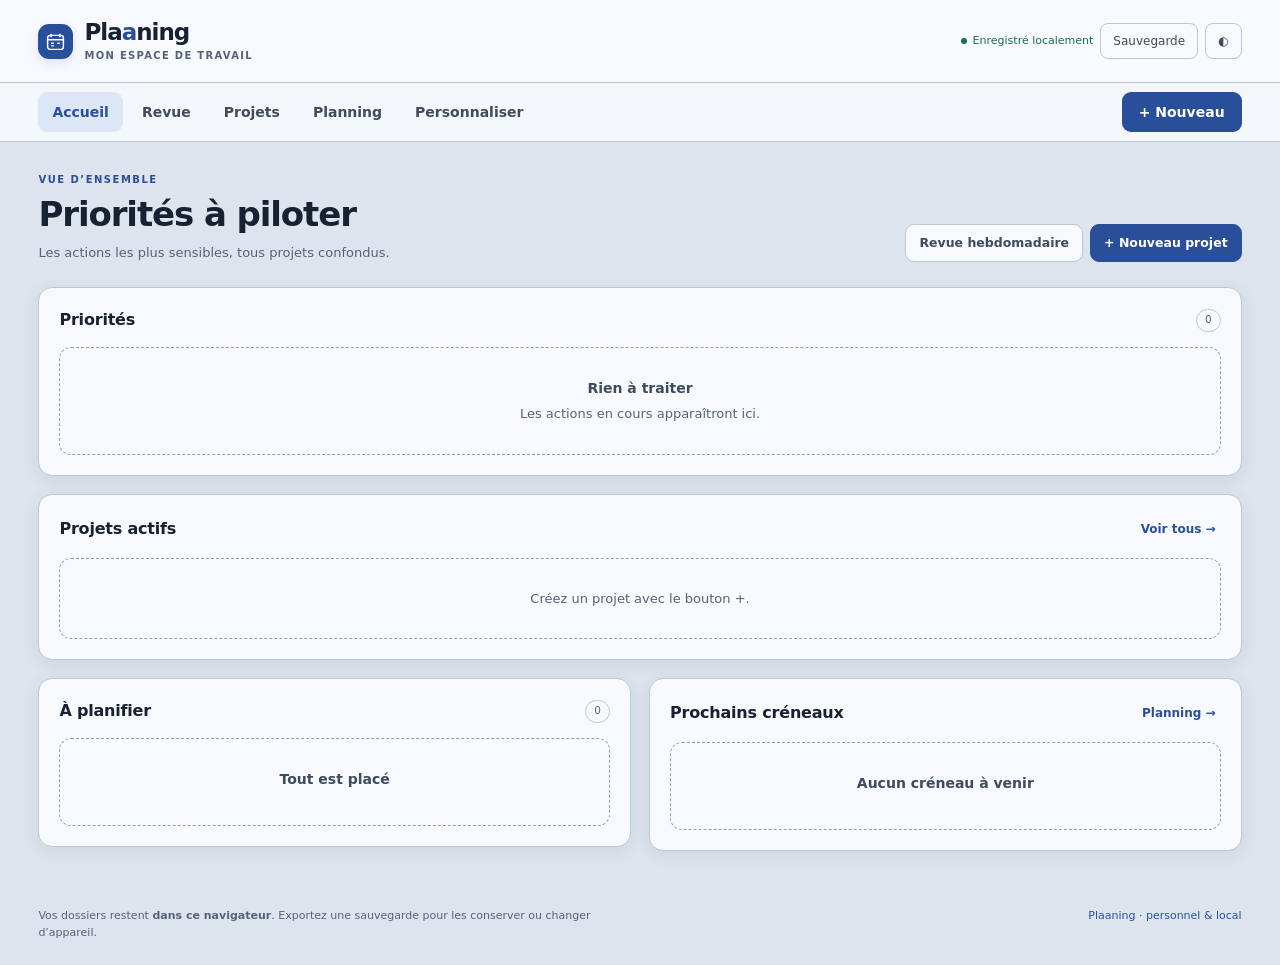
<file: index.html>
<!DOCTYPE html>
<html lang="fr">
<head>
<meta charset="utf-8">
<meta name="viewport" content="width=device-width, initial-scale=1, viewport-fit=cover">
<meta name="theme-color" content="#E9ECF2">
<title>Plaaning</title>
<meta name="description" content="Votre semaine, vos dossiers et vos priorités dans un planning personnel et local.">
<style>
*{box-sizing:border-box}

:root{
  color-scheme:light;
  --ground:#E9ECF2; --surface:#FFFFFF; --surface-2:#F3F5FA;
  --line:#D2D8E4; --line-2:#B6BFCF;
  --ink:#151922; --ink-2:#464E5F; --ink-3:#6A7285;
  --accent:#2B4C9B; --accent-soft:#DFE6F7;
  --good:#1B8462; --warn:#B0730B; --bad:#B33A47;
  --zone-rail:#333C50; --zone-jour:#EDF1F7; --onFill:#FFFFFF; --zone-sep:#1B2130;
  --tab-repos:#3C465C; --tab-bord:#4B5771; --tab-survol:#45516B;
  --tab-actif:#4C5F88; --tab-ink:#FFFFFF; --tab-ink-2:#DDE4F1; --tab-accent:#93AFF0;
  --bande-jour:rgba(147,175,240,.17);
  --plateau-matin:#FBFCFE; --plateau-aprem:#E4E9F2;
  /* rampe « rail » : les memes teintes, remontees en luminosite pour un fond sombre.
     Un seul jeu, valable dans les deux themes — le rail est sombre partout. */
  --chantier-rail:#E08A1E;  --prepa-rail:#6E8FE0;   --passif-rail:#8F88A6;
  --cloture-rail:#26936D;   --reception-rail:#E06BB4; --visite-rail:#A8C13C;
  --preparu-rail:#35AFC9;   --reunion-rail:#737E94;
  --railInk:#11151E; --railInkClair:#DCD8E6;

  --chantier-ink:#96490A; --chantier-soft:#FAE9D2; --chantier-line:#E4C296; --chantier-pure:#C2650A;
  --prepa-ink:#2A4A96;    --prepa-soft:#E0E7F7;    --prepa-line:#B7C5E9;    --prepa-pure:#3D5FB4;
  --passif-ink:#645F73;   --passif-soft:#E8E6ED;   --passif-line:#CFCBD9;   --passif-pure:#8A8399;
  --cloture-ink:#116048;  --cloture-soft:#D9EFE6;  --cloture-line:#A2D4C2;  --cloture-pure:#1B8462;
  --reception-ink:#8A2C69;--reception-soft:#F6E1EF;--reception-line:#E1B6D3;--reception-pure:#B93C8E;
  --visite-ink:#53621C;   --visite-soft:#ECF1D6;   --visite-line:#C9D69A;   --visite-pure:#75892A;
  --preparu-ink:#155F6E;  --preparu-soft:#DAEFF3;  --preparu-line:#A1D0DA;  --preparu-pure:#1E8299;
  --reunion-ink:#333A4A;  --reunion-soft:#E2E5EC;  --reunion-line:#C0C6D3;  --reunion-pure:#4A5468;
}

@media (prefers-color-scheme:dark){
  :root:not([data-theme="light"]){
    color-scheme:dark;
    --ground:#0F1116; --surface:#171A21; --surface-2:#1E222B;
    --line:#2A2F3B; --line-2:#3B4252;
    --ink:#E6E9F0; --ink-2:#AAB2C2; --ink-3:#798294;
    --accent:#7B9AE8; --accent-soft:#1B2440;
    --good:#4FBE97; --warn:#DDA23C; --bad:#E4707E;
    --zone-rail:#2A3245; --zone-jour:#12161C; --onFill:#12141A; --zone-sep:#0A0D13;
    --tab-repos:#333C52; --tab-bord:#414C67; --tab-survol:#3B4661;
  --tab-actif:#41547C; --tab-ink:#F2F6FF; --tab-ink-2:#CBD6EC; --tab-accent:#8FAAF0;
  --bande-jour:rgba(143,170,240,.15);
  --plateau-matin:#1A1F29; --plateau-aprem:#0D1116;
  --tab-repos:#333C52; --tab-bord:#414C67; --tab-survol:#3B4661;
  --tab-actif:#41547C; --tab-ink:#F2F6FF; --tab-ink-2:#CBD6EC; --tab-accent:#8FAAF0;
  --bande-jour:rgba(143,170,240,.15);
  --plateau-matin:#1A1F29; --plateau-aprem:#0D1116;

    --chantier-ink:#EDA85A; --chantier-soft:#2E2113; --chantier-line:#5B4222; --chantier-pure:#E08A2E;
    --prepa-ink:#93ABEE;    --prepa-soft:#1A2140;    --prepa-line:#334066;    --prepa-pure:#6C8FE0;
    --passif-ink:#A69FB8;   --passif-soft:#232230;   --passif-line:#3A3749;   --passif-pure:#8F87A3;
    --cloture-ink:#5FC5A0;  --cloture-soft:#10281F;  --cloture-line:#224B3B;  --cloture-pure:#31A67F;
    --reception-ink:#E48ACB;--reception-soft:#2C1626;--reception-line:#552A47;--reception-pure:#CE5CA8;
    --visite-ink:#B6C86A;   --visite-soft:#212713;   --visite-line:#414B23;   --visite-pure:#98AE44;
    --preparu-ink:#6DC2D6;  --preparu-soft:#0F262C;  --preparu-line:#1E4A56;  --preparu-pure:#37A0B8;
    --reunion-ink:#AAB2C2;  --reunion-soft:#22262F;  --reunion-line:#39404E;  --reunion-pure:#5E6879;
  }
}

:root[data-theme="dark"]{
  color-scheme:dark;
  --ground:#0F1116; --surface:#171A21; --surface-2:#1E222B;
  --line:#2A2F3B; --line-2:#3B4252;
  --ink:#E6E9F0; --ink-2:#AAB2C2; --ink-3:#798294;
  --accent:#7B9AE8; --accent-soft:#1B2440;
  --good:#4FBE97; --warn:#DDA23C; --bad:#E4707E;
  --zone-rail:#2A3245; --zone-jour:#12161C; --onFill:#12141A; --zone-sep:#0A0D13;
  --tab-repos:#333C52; --tab-bord:#414C67; --tab-survol:#3B4661;
  --tab-actif:#41547C; --tab-ink:#F2F6FF; --tab-ink-2:#CBD6EC; --tab-accent:#8FAAF0;
  --bande-jour:rgba(143,170,240,.15);
  --plateau-matin:#1A1F29; --plateau-aprem:#0D1116;

  --chantier-ink:#EDA85A; --chantier-soft:#2E2113; --chantier-line:#5B4222; --chantier-pure:#E08A2E;
  --prepa-ink:#93ABEE;    --prepa-soft:#1A2140;    --prepa-line:#334066;    --prepa-pure:#6C8FE0;
  --passif-ink:#A69FB8;   --passif-soft:#232230;   --passif-line:#3A3749;   --passif-pure:#8F87A3;
  --cloture-ink:#5FC5A0;  --cloture-soft:#10281F;  --cloture-line:#224B3B;  --cloture-pure:#31A67F;
  --reception-ink:#E48ACB;--reception-soft:#2C1626;--reception-line:#552A47;--reception-pure:#CE5CA8;
  --visite-ink:#B6C86A;   --visite-soft:#212713;   --visite-line:#414B23;   --visite-pure:#98AE44;
  --preparu-ink:#6DC2D6;  --preparu-soft:#0F262C;  --preparu-line:#1E4A56;  --preparu-pure:#37A0B8;
  --reunion-ink:#AAB2C2;  --reunion-soft:#22262F;  --reunion-line:#39404E;  --reunion-pure:#5E6879;
}

[data-b="chantier"] {--bi:var(--chantier-ink); --bs:var(--chantier-soft); --bl:var(--chantier-line); --bp:var(--chantier-pure); --br:var(--chantier-rail)}
[data-b="prepa"]    {--bi:var(--prepa-ink);    --bs:var(--prepa-soft);    --bl:var(--prepa-line);    --bp:var(--prepa-pure); --br:var(--prepa-rail)}
[data-b="passif"]   {--bi:var(--passif-ink);   --bs:var(--passif-soft);   --bl:var(--passif-line);   --bp:var(--passif-pure); --br:var(--passif-rail)}
[data-b="cloture"]  {--bi:var(--cloture-ink);  --bs:var(--cloture-soft);  --bl:var(--cloture-line);  --bp:var(--cloture-pure); --br:var(--cloture-rail)}
[data-b="reception"]{--bi:var(--reception-ink);--bs:var(--reception-soft);--bl:var(--reception-line);--bp:var(--reception-pure); --br:var(--reception-rail)}
[data-b="visite"]   {--bi:var(--visite-ink);   --bs:var(--visite-soft);   --bl:var(--visite-line);   --bp:var(--visite-pure); --br:var(--visite-rail)}
[data-b="preparu"]  {--bi:var(--preparu-ink);  --bs:var(--preparu-soft);  --bl:var(--preparu-line);  --bp:var(--preparu-pure); --br:var(--preparu-rail)}
[data-b="reunion"]  {--bi:var(--reunion-ink);  --bs:var(--reunion-soft);  --bl:var(--reunion-line);  --bp:var(--reunion-pure); --br:var(--reunion-rail)}
html,body{margin:0;padding:0}
body{
  background:var(--ground); color:var(--ink); min-height:100vh;
  font-family:"IBM Plex Sans",system-ui,-apple-system,Segoe UI,Roboto,sans-serif;
  font-size:15px; line-height:1.5; -webkit-font-smoothing:antialiased;
  -webkit-text-size-adjust:100%;
}
.wrap{width:100%; padding-inline:clamp(12px,1.2vw,26px)}
h1,h2,h3{margin:0}
p{margin:0}
button{font:inherit; color:inherit}
input{font:inherit; color:inherit}
.mono{font-family:"IBM Plex Mono",ui-monospace,monospace; font-variant-numeric:tabular-nums}
.sr{position:absolute; width:1px; height:1px; overflow:hidden; clip:rect(0 0 0 0); white-space:nowrap}
:focus-visible{outline:2px solid var(--accent); outline-offset:2px}

/* ================= barre du haut ================= */
.bar{
  position:sticky; top:0; z-index:40; background:var(--surface);
  border-bottom:1px solid var(--line);
}
.bar .wrap{display:flex; align-items:center; gap:14px; padding-block:10px; flex-wrap:wrap}
.brand{
  font-family:"Barlow Condensed",sans-serif; font-weight:700; font-size:25px;
  letter-spacing:.02em; line-height:1; margin-right:2px;
}
.brand span{color:var(--accent)}
.nav{display:flex; align-items:center; gap:4px}
.nav button{
  border:1px solid var(--line); background:var(--surface-2); border-radius:8px;
  width:32px; height:32px; cursor:pointer; display:grid; place-items:center; font-size:15px; color:var(--ink-2);
}
.nav button:hover{border-color:var(--line-2); color:var(--ink)}
.weekName{
  font-family:"Barlow Condensed",sans-serif; text-transform:uppercase; letter-spacing:.08em;
  font-weight:600; font-size:16px; min-width:172px; text-align:center; line-height:1.15;
}
.weekName small{display:block; font-family:"IBM Plex Mono",monospace; text-transform:none; letter-spacing:0; font-size:11px; color:var(--ink-3); font-weight:400}
.spacer{flex:1 1 auto}
.ghost{
  border:1px solid var(--line); background:var(--surface-2); border-radius:8px;
  padding:6px 12px; cursor:pointer; font-size:13.5px; font-weight:500; color:var(--ink-2);
}
.ghost:hover{border-color:var(--line-2); color:var(--ink)}
.ghost[aria-pressed="true"]{background:var(--accent); border-color:var(--accent); color:#fff}

/* ================= bandeau bilan ================= */
.bilan, .railZone{
  --surface:#414C63; --surface-2:#3A4459;
  --line:#4A5670; --line-2:#606E8C;
  --ink:#F4F7FB; --ink-2:#D2D9E7; --ink-3:#B4BECF;
  --accent:#93AFF0; --accent-soft:#3D4A66;
  background:var(--zone-rail); color:var(--ink);
}
.bilan{box-shadow:inset 0 7px 11px -9px rgba(0,0,0,.55)}
.bilan .wrap{display:flex; align-items:center; gap:22px; padding-block:11px 16px; flex-wrap:wrap}
.stat{display:flex; flex-direction:column; gap:1px; min-width:0}
.stat .k{
  font-family:"Barlow Condensed",sans-serif; text-transform:uppercase; letter-spacing:.11em;
  font-size:11px; font-weight:600; color:var(--ink-3);
}
.stat .v{font-family:"IBM Plex Mono",monospace; font-variant-numeric:tabular-nums; font-size:17px; font-weight:500; line-height:1.2}
.stat .v em{font-style:normal; font-size:12px; color:var(--ink-3)}
.trend{display:flex; align-items:flex-end; gap:3px; height:30px}
.trend .b{width:11px; background:#616D88; border-radius:2px 2px 0 0; min-height:2px; position:relative}
.trend .b.now{background:var(--passif-rail)}
.trend .b::after{
  content:attr(data-l); position:absolute; top:100%; left:50%; transform:translateX(-50%);
  font-family:"IBM Plex Mono",monospace; font-size:9.5px; color:var(--ink-3); padding-top:2px;
}
.delta{font-size:12.5px; font-weight:600}
.delta.down{color:var(--good)} .delta.up{color:var(--warn)} .delta.flat{color:var(--ink-3)}

/* ================= le rail (la semaine) ================= */
.railZone{
  padding-block:6px 0;
  border-bottom:1px solid var(--zone-sep);
  box-shadow:0 9px 17px -9px rgba(10,14,22,.5);
  position:relative; z-index:1;
}
.zoneLbl{
  font-family:"Barlow Condensed",sans-serif; text-transform:uppercase; letter-spacing:.15em;
  font-size:11.5px; font-weight:600; color:var(--ink-3); padding-bottom:5px;
}
.scrollx{overflow-x:auto; overflow-y:hidden; min-width:0; max-width:100%; padding-bottom:5px}
.rail{min-width:780px}
.railHead{display:grid; grid-template-columns:repeat(5,minmax(0,1fr)); padding:0 5px; margin-bottom:5px; gap:5px}
.rHead{
  background:var(--tab-repos); border:1px solid var(--tab-bord); border-bottom:0; cursor:pointer;
  text-align:left; padding:7px 10px 8px; border-radius:10px 10px 0 0;
  display:flex; flex-direction:column; gap:0; transition:background .14s;
}
.rHead:hover{background:var(--tab-survol)}
.rHead.auj{border-color:var(--tab-accent)}
.pastilleAuj{
  display:inline-block; width:6px; height:6px; border-radius:50%;
  background:var(--tab-accent); margin-left:6px; vertical-align:middle;
}
.rHead[aria-pressed="true"]{
  background:var(--tab-actif); border-color:var(--tab-actif);
  box-shadow:inset 0 2px 0 var(--tab-accent);
}
.rHead[aria-pressed="true"] .d{color:var(--tab-ink)}
.rHead[aria-pressed="true"] .dt{color:var(--tab-ink-2)}
.rHead[aria-pressed="true"] .ch{color:var(--tab-ink-2)}
.rHead[aria-pressed="true"] .ch.over{color:#FFC46B}
.rHead .d{font-family:"Barlow Condensed",sans-serif; text-transform:uppercase; letter-spacing:.09em; font-size:14px; font-weight:600; color:var(--ink-2); line-height:1.2}

.rHead .dt{font-family:"IBM Plex Mono",monospace; font-size:10.5px; color:var(--ink-3); line-height:1.3}
.rHead .ch{font-family:"IBM Plex Mono",monospace; font-size:10px; color:var(--ink-3); line-height:1.3}
.rHead .ch.over{color:var(--warn); font-weight:600}
.railBody{
  display:flex; flex-direction:column; gap:4px; padding:5px;
  background:transparent; border:1px solid var(--line-2); border-radius:11px;
  background-image:repeating-linear-gradient(90deg,transparent 0,transparent calc(20% - 1px),var(--line) calc(20% - 1px),var(--line) 20%);
  background-position:5px 0; background-clip:content-box;
  position:relative;
}
/* la tranche verticale du jour ouvert, du haut du rail jusqu'a l'encoche */
.bandeJour{
  position:absolute; top:4px; bottom:4px; z-index:0; pointer-events:none;
  left:calc(5px + (100% - 10px) * var(--i) / 5);
  width:calc((100% - 10px) / 5);
  background:var(--bande-jour);
  border-left:1px solid var(--tab-actif);
  border-right:1px solid var(--tab-actif);
  border-radius:0 0 9px 9px;
}
.railLane{position:relative; z-index:1}
.railLane{display:grid; grid-template-columns:repeat(50,minmax(0,1fr)); min-height:28px; align-items:stretch}
.railBlk{
  grid-row:1; margin:0 1px; background:var(--br); border:1px solid var(--br);
  border-radius:6px; padding:2px 7px; font-size:11.5px; font-weight:600; color:var(--railInk); cursor:pointer;
  overflow:hidden; white-space:nowrap; text-overflow:ellipsis; display:flex; align-items:center; gap:7px; text-align:left;
}
.railBlk:hover{filter:brightness(1.12)}
.railBlk .h{font-family:"IBM Plex Mono",monospace; font-size:9.5px; font-weight:400; opacity:.68; color:var(--railInk)}
/* le passif reste eteint : jamais de remplissage franc, et une encre claire */

/* la journée type n'est pas un engagement : elle se dessine, elle ne se remplit pas */
.railFond{
  background:rgba(255,255,255,.07); border:1px dashed var(--br);
  color:var(--ink); font-weight:500;
}
.railFond .h{color:var(--ink-3); opacity:1}
.railFond:hover{background:rgba(255,255,255,.14); filter:none}
.railBlk.court{padding:2px; overflow:visible; position:relative}
.railBlk.court .etiq{
  position:absolute; left:100%; top:50%; transform:translateY(-50%); margin-left:6px;
  white-space:nowrap; font-size:10.5px; font-weight:600; color:var(--bi); pointer-events:none;
}
.railBlk.court .etiq .h{font-weight:400; opacity:.75; color:var(--ink-3)}
.railVide{
  grid-column:1/-1; display:grid; place-items:center; font-size:12px; color:var(--ink-3);
  font-style:italic; min-height:28px;
}

/* ================= le jour ouvert ================= */
.jour{
  padding-block:16px 22px; background:var(--zone-jour);
  box-shadow:inset 0 9px 12px -11px rgba(0,0,0,.22);
}
.jourHead{display:flex; align-items:baseline; gap:11px; flex-wrap:wrap; margin-bottom:13px}
.jourHead h2{font-family:"Barlow Condensed",sans-serif; font-weight:700; font-size:clamp(24px,4.5vw,32px); text-transform:uppercase; letter-spacing:.01em; line-height:1}
.jourHead .dt{font-family:"IBM Plex Mono",monospace; font-size:13px; color:var(--ink-3)}
.jourHead .charge{
  font-family:"IBM Plex Mono",monospace; font-size:12px; color:var(--ink-3);
  border:1px solid var(--line); border-radius:20px; padding:2px 10px; background:var(--surface);
}
.jourHead .charge.over{color:var(--warn); border-color:var(--warn)}

.add{display:flex; flex-wrap:wrap; gap:7px; align-items:center; margin-bottom:15px}
.add .lbl{
  font-family:"Barlow Condensed",sans-serif; text-transform:uppercase; letter-spacing:.11em;
  font-size:11.5px; font-weight:600; color:var(--ink-3); margin-right:2px;
}
.addBtn{
  border:1px dashed var(--bl); background:var(--bs); color:var(--bi); border-radius:9px;
  padding:6px 12px; cursor:pointer; font-size:13.5px; font-weight:600;
  display:inline-flex; align-items:center; gap:6px;
}
.addBtn:hover{border-style:solid}
.addBtn .plus{opacity:.55; font-weight:400}
.addBtn .jour-dit{
  font-family:"Barlow Condensed",sans-serif; text-transform:uppercase; letter-spacing:.09em;
  font-size:10px; font-weight:600; background:var(--bp); color:#fff; border-radius:10px; padding:1px 6px;
}

.cols{display:grid; grid-template-columns:repeat(auto-fit,minmax(212px,1fr)); gap:11px; align-items:start}
@media (min-width:1500px){ .cols{grid-template-columns:repeat(auto-fit,minmax(260px,1fr))} }
.cols > *{min-width:0}
.col{
  border:1px solid var(--bl); border-top:5px solid var(--bp);
  background:var(--surface); border-radius:11px;
  overflow:hidden; display:flex; flex-direction:column;
  box-shadow:0 1px 2px rgba(16,22,38,.07), 0 4px 10px -6px rgba(16,22,38,.16);
}
.col .hd{background:var(--bs); border-bottom:1px solid var(--bl); padding:9px 10px 10px; display:flex; flex-direction:column; gap:4px}
.col .hd .top{display:flex; align-items:center; gap:4px}
.col .hd .nm{font-weight:600; font-size:14px; color:var(--bi); flex:1; min-width:0; line-height:1.25}
.kill{border:0; background:transparent; color:var(--ink-3); cursor:pointer; width:23px; height:23px; border-radius:6px; display:grid; place-items:center; font-size:16px; line-height:1; flex:none}
.kill:hover{background:var(--bl); color:var(--bi)}
.titre{
  border:0; background:transparent; border-bottom:1px dashed var(--bl); width:100%;
  font-size:12.5px; color:var(--ink-2); padding:2px 0;
}
.titre::placeholder{color:var(--ink-3); font-style:italic}
.titre:focus{border-bottom-color:var(--bp); border-bottom-style:solid; outline:none}
.heures{display:flex; align-items:center; gap:3px; flex-wrap:wrap}
.heures input{
  border:1px solid transparent; background:transparent; border-radius:5px; padding:1px 2px;
  font-family:"IBM Plex Mono",monospace; font-variant-numeric:tabular-nums;
  font-size:11.5px; color:var(--bi); cursor:pointer;
  flex:0 1 auto; width:auto; min-width:64px; max-width:112px;
}
.heures input:hover{border-color:var(--bl); background:var(--surface)}
.heures input:focus{border-color:var(--bp); background:var(--surface); outline:none; cursor:text}
.heures .dd{font-family:"IBM Plex Mono",monospace; font-size:11px; color:var(--ink-3)}
.heures .dur{font-family:"IBM Plex Mono",monospace; font-size:11px; color:var(--bi); opacity:.8; margin-left:auto}

.col ul{list-style:none; margin:0; padding:7px 7px 2px; display:flex; flex-direction:column; gap:1px}
.col li{display:flex; gap:6px; align-items:flex-start; font-size:13px; line-height:1.35; border-radius:7px; padding:3px 4px}
.col li:hover{background:var(--surface-2)}
.tache{display:flex; gap:7px; align-items:flex-start; flex:1; min-width:0; cursor:pointer}
.tache input{position:absolute; opacity:0; width:0; height:0}
.tache .box{
  width:15px; height:15px; border:1.5px solid var(--bl); border-radius:4px; flex:none;
  margin-top:1px; display:grid; place-items:center; background:var(--surface);
}
.tache input:checked + .box{background:var(--bp); border-color:var(--bp)}
.tache input:checked + .box::after{content:"✓"; color:#fff; font-size:10px; font-weight:700; line-height:1}
.tache input:focus-visible + .box{outline:2px solid var(--accent); outline-offset:1px}
.tache input:checked ~ .tx{color:var(--ink-3); text-decoration:line-through; text-decoration-color:var(--line-2)}
.tx{min-width:0; overflow-wrap:anywhere}
.liAct{display:flex; gap:0; flex:none; opacity:0; transition:opacity .12s}
li:hover .liAct, li:focus-within .liAct{opacity:1}
.liAct button{border:0; background:transparent; cursor:pointer; color:var(--ink-3); width:21px; height:21px; border-radius:5px; display:grid; place-items:center; font-size:12px; line-height:1}
.liAct button:hover{background:var(--bl); color:var(--bi)}
.liAct .pin.on{color:var(--bp); opacity:1}
.addTache{
  border:0; background:transparent; color:var(--ink-3); cursor:pointer; text-align:left;
  padding:4px 11px 10px; font-size:12.5px; display:flex; gap:6px; align-items:center; width:100%;
}
.addTache:hover{color:var(--bi)}
.col .vide{padding:8px 12px 12px; font-size:12.5px; color:var(--ink-3); font-style:italic; line-height:1.4}

.repos{display:flex; flex-wrap:wrap; gap:7px; align-items:center; margin-top:13px}
.repos .lbl{font-family:"Barlow Condensed",sans-serif; text-transform:uppercase; letter-spacing:.11em; font-size:11.5px; font-weight:600; color:var(--ink-3)}
.repos button{
  border:1px solid var(--line); background:var(--surface); border-radius:20px; padding:3px 11px;
  cursor:pointer; font-size:12.5px; color:var(--ink-3);
}
.repos button:hover{border-color:var(--bp); color:var(--bi)}

/* ================= modèles ================= */
.modeles{border-top:1px solid var(--line); background:var(--surface-2); margin-top:30px}
.modeles .wrap{padding-block:16px 34px}
.modeles summary{
  cursor:pointer; font-family:"Barlow Condensed",sans-serif; text-transform:uppercase;
  letter-spacing:.11em; font-size:13px; font-weight:600; color:var(--ink-2); list-style:none;
  display:flex; align-items:center; gap:8px; padding-block:4px;
}
.modeles summary::-webkit-details-marker{display:none}
.modeles summary::before{content:"▸"; font-size:11px; color:var(--ink-3)}
.modeles details[open] summary::before{content:"▾"}
.modIntro{font-size:13.5px; color:var(--ink-3); margin-top:8px; max-width:72ch; line-height:1.5}
.modGrid{display:grid; grid-template-columns:repeat(auto-fit,minmax(225px,1fr)); gap:11px; margin-top:14px}
.modGrid > *{min-width:0}
.modCard{background:var(--surface); border:1px solid var(--bl); border-radius:10px; overflow:hidden}
.modCard .hd{background:var(--bs); border-bottom:1px solid var(--bl); padding:7px 11px; font-weight:600; font-size:13px; color:var(--bi)}
.modCard ul{list-style:none; margin:0; padding:7px 7px 2px; display:flex; flex-direction:column; gap:1px}
.modCard li{display:flex; align-items:center; gap:6px; font-size:12.5px; color:var(--ink-2); padding:2px 4px; border-radius:6px}
.modCard li:hover{background:var(--surface-2)}
.modCard li .tx{flex:1}
.modCard .vide{padding:8px 12px 10px; font-size:12.5px; color:var(--ink-3); font-style:italic}

/* ================= divers ================= */
.toast{
  position:fixed; left:50%; bottom:22px; transform:translateX(-50%) translateY(10px);
  background:var(--ink); color:var(--ground); border-radius:9px; padding:9px 17px;
  font-size:13.5px; font-weight:500; z-index:80; opacity:0; pointer-events:none;
  transition:opacity .18s, transform .18s; max-width:calc(100vw - 32px); text-align:center;
}
.toast.on{opacity:1; transform:translateX(-50%) translateY(0)}
footer.pied{padding-block:0 30px}
footer.pied .wrap{font-size:12.5px; color:var(--ink-3); line-height:1.55}
footer.pied p{max-width:80ch}
@media (prefers-reduced-motion:reduce){ *{transition:none !important; animation:none !important} }
@media (max-width:520px){
  .bar .wrap{gap:9px}
  .brand{font-size:22px}
  .weekName{min-width:0; flex:1}
}

/* ================= v2 : dossiers, notes, planification ================= */
.dates{display:flex; align-items:center; gap:4px 8px; flex-wrap:wrap}
.dates .paire{display:inline-flex; align-items:center; gap:4px; min-width:0}
.dates .lb{font-size:10.5px; color:var(--ink-3); text-transform:uppercase; letter-spacing:.08em; font-family:"Barlow Condensed",sans-serif; font-weight:600}
.dates input[type="date"]{
  border:1px solid transparent; background:transparent; border-radius:5px; padding:1px 3px;
  font-family:"IBM Plex Mono",monospace; font-variant-numeric:tabular-nums;
  font-size:11px; color:var(--bi); cursor:pointer; flex:0 1 auto; min-width:104px; max-width:134px;
}
.dates input[type="date"]:hover{border-color:var(--bl); background:var(--surface)}
.dates input[type="date"]:focus{border-color:var(--bp); background:var(--surface); outline:none}
.dates .reste{
  font-family:"IBM Plex Mono",monospace; font-size:10.5px; color:var(--bi);
  background:var(--surface); border:1px solid var(--bl); border-radius:20px; padding:0 7px;
}
.dates .reste.fini{color:var(--ink-3); border-color:var(--line)}

.icone{
  border:0; background:transparent; color:var(--ink-3); cursor:pointer; flex:none;
  width:23px; height:23px; border-radius:6px; display:grid; place-items:center; font-size:13px; line-height:1;
}
.icone:hover{background:var(--bl); color:var(--bi)}
.icone.on{color:var(--bp)}

textarea.note{
  width:calc(100% - 20px); margin:8px 10px 2px; display:block;
  border:1px solid var(--bl); border-radius:8px; background:var(--surface-2);
  padding:6px 8px; font:inherit; font-size:12.5px; line-height:1.45; color:var(--ink-2);
  resize:vertical; min-height:46px;
}
textarea.note:focus{outline:none; border-color:var(--bp); background:var(--surface)}
textarea.note::placeholder{color:var(--ink-3); font-style:italic}

.col li{flex-direction:column; align-items:stretch; gap:2px}
.ligne{display:flex; gap:6px; align-items:flex-start}
.meta{display:flex; gap:9px; padding-left:22px; flex-wrap:wrap; align-items:baseline}
.meta .qd{
  font-family:"IBM Plex Mono",monospace; font-variant-numeric:tabular-nums;
  font-size:10.5px; font-weight:600; color:var(--bi);
  background:var(--bs); border:1px solid var(--bl); border-radius:20px; padding:0 7px;
}
.meta .nt{font-size:11.5px; font-style:italic; color:var(--ink-3); line-height:1.4; overflow-wrap:anywhere; flex:1 1 100%}
.edit{padding:4px 4px 6px 22px; display:flex; flex-direction:column; gap:6px}
.edit .rang{display:flex; gap:5px; align-items:center; flex-wrap:wrap}
.edit label{font-size:10.5px; color:var(--ink-3); text-transform:uppercase; letter-spacing:.08em; font-family:"Barlow Condensed",sans-serif; font-weight:600}
.edit input[type="time"],.edit input[type="number"],.edit input[type="date"]{
  border:1px solid var(--bl); background:var(--surface); border-radius:6px; padding:3px 5px;
  font-family:"IBM Plex Mono",monospace; font-variant-numeric:tabular-nums; font-size:11.5px; color:var(--ink);
}
.edit input[type="number"]{width:66px}
.edit input:focus{outline:none; border-color:var(--bp)}
.edit textarea{
  border:1px solid var(--bl); border-radius:7px; background:var(--surface); padding:5px 7px;
  font:inherit; font-size:12.5px; line-height:1.45; color:var(--ink-2); resize:vertical; min-height:44px; width:100%;
}
.edit textarea:focus{outline:none; border-color:var(--bp)}
.mini{
  border:1px solid var(--line); background:var(--surface); border-radius:6px; padding:2px 9px;
  font-size:11.5px; cursor:pointer; color:var(--ink-3);
}
.mini:hover{border-color:var(--bp); color:var(--bi)}

/* ---- ce qui n'a pas été fait ---- */
.retard{
  border:1px solid var(--warn); border-left:3px solid var(--warn); background:var(--surface);
  border-radius:0 12px 12px 0; padding:12px 15px; margin-bottom:16px;
  display:flex; flex-direction:column; gap:9px;
}
.retard h3{
  font-family:"Barlow Condensed",sans-serif; text-transform:uppercase; letter-spacing:.11em;
  font-size:12.5px; font-weight:600; color:var(--warn);
}
.retard .intro{font-size:12.5px; color:var(--ink-3); line-height:1.45}
.retardListe{display:flex; flex-direction:column; gap:4px}
.rLigne{display:flex; align-items:center; gap:9px; flex-wrap:wrap; font-size:13.5px; padding:4px 0; border-top:1px solid var(--line)}
.rLigne:first-child{border-top:0}
.rLigne .pastille{width:9px; height:9px; border-radius:50%; background:var(--bp); flex:none}
.rLigne .quoi{font-weight:600; color:var(--bi)}
.rLigne .quand{font-family:"IBM Plex Mono",monospace; font-size:11.5px; color:var(--ink-3)}
.rLigne .reste{font-size:12.5px; color:var(--ink-3)}
.rLigne .report{
  margin-left:auto; border:1px solid var(--bl); background:var(--bs); color:var(--bi);
  border-radius:7px; padding:3px 11px; cursor:pointer; font-size:12.5px; font-weight:600;
}
.rLigne .report:hover{border-color:var(--bp)}

/* ---- une sous-tâche planifiée dans le rail ---- */
/* une sous-tâche à heure fixe : même encre, forme de gélule pour la distinguer d'une séance */
.railBlk.railTache{border-radius:20px; font-weight:500; font-size:11px}
.railLegende{
  display:flex; gap:6px 16px; flex-wrap:wrap; align-items:center; padding:7px 2px 9px;
  font-size:11.5px; color:var(--ink-3);
}
.railLegende i{display:inline-block; width:17px; height:10px; border-radius:3px; vertical-align:-1px; margin-right:5px}
.railLegende .ex0{background:transparent; border:1px dashed var(--line-2)}
.railLegende .ex0{background:rgba(255,255,255,.07); border-color:#8A94A9}
.railLegende .ex1{background:#D2D9E7}
.railLegende .ex2{background:#D2D9E7; border-radius:20px}
/* l'ancre : le jour choisi descend vers l'établi */
.railAncre{display:grid; grid-template-columns:repeat(5,minmax(0,1fr)); padding:0 5px}
.ancre{
  grid-row:1; justify-self:center; width:0; height:0;
  border-left:10px solid transparent; border-right:10px solid transparent;
  border-top:9px solid var(--tab-actif);
}


/* ---- bandeau des périodes : ce qui court, et pour combien de temps ---- */
.railPeriodes{
  display:flex; flex-direction:column; gap:3px;
  padding-bottom:5px; margin-bottom:3px; border-bottom:1px dashed var(--line-2);
}
.railPeriodes .railLane{min-height:21px}
.railPeriodes{border-bottom-color:#606E8C}
.railPeriode{
  grid-row:1; margin:0 1px; display:flex; align-items:center; gap:6px; overflow:hidden;
  background:transparent; border:1px solid var(--br); border-radius:20px;
  padding:1px 10px; font-size:11px; color:var(--br); white-space:nowrap;
}
.railPeriode .nm{font-weight:600; overflow:hidden; text-overflow:ellipsis}
.railPeriode .bd{font-family:"IBM Plex Mono",monospace; font-size:9.5px; opacity:.75}
.railPeriode .fl{font-size:9px; opacity:.65; flex:none}
.railPeriode.avant{border-top-left-radius:4px; border-bottom-left-radius:4px}
.railPeriode.apres{border-top-right-radius:4px; border-bottom-right-radius:4px}
.railLegende .ex3{background:transparent; border:1px solid #A9B3C6; border-radius:20px}
.addBtn.suggere{border-style:solid; box-shadow:inset 0 -2px 0 var(--bp)}
.astuce{font-size:10.5px; color:var(--ink-3); font-style:italic; flex:1 1 100%; line-height:1.3}


/* ---- matin / après-midi : la journée se lit en deux temps ---- */
.demi + .demi{margin-top:20px; padding-top:16px; border-top:1px solid var(--line-2)}
.demiTete{display:flex; align-items:baseline; gap:10px; flex-wrap:wrap; margin-bottom:10px; padding-left:11px; position:relative}
.demiTete::before{
  content:""; position:absolute; left:0; top:1px; bottom:1px; width:3px;
  border-radius:2px; background:var(--line-2);
}
.demi[data-moment="matin"] .demiTete::before{background:var(--accent)}
.demiNom{
  font-family:"Barlow Condensed",sans-serif; text-transform:uppercase; letter-spacing:.13em;
  font-size:14px; font-weight:600; color:var(--ink-2);
}
.demiH{font-family:"IBM Plex Mono",monospace; font-size:11.5px; color:var(--ink-3)}
.demiCharge{
  font-family:"IBM Plex Mono",monospace; font-size:11px; color:var(--ink-3);
  border:1px solid var(--line); border-radius:20px; padding:1px 9px; background:var(--surface);
}
.demiVide{font-size:13px; color:var(--ink-3); font-style:italic; padding:2px 0 4px 11px}
.deborde{
  font-size:10px; font-family:"Barlow Condensed",sans-serif; text-transform:uppercase; letter-spacing:.08em;
  font-weight:600; color:var(--ink-3); border:1px dashed var(--line-2); border-radius:20px; padding:0 7px;
}


/* ---- répétition d'une réunion ---- */
.repet{display:flex; align-items:center; gap:5px; flex-wrap:wrap}
.repet .lb{font-size:10.5px; color:var(--ink-3); text-transform:uppercase; letter-spacing:.08em; font-family:"Barlow Condensed",sans-serif; font-weight:600}
.repet select{
  border:1px solid var(--bl); background:var(--surface); border-radius:6px; padding:2px 5px;
  font:inherit; font-size:11.5px; color:var(--bi); max-width:100%;
}
.repet select:focus{outline:none; border-color:var(--bp)}
.repet input[type="date"]{
  border:1px solid var(--bl); background:var(--surface); border-radius:6px; padding:1px 4px;
  font-family:"IBM Plex Mono",monospace; font-size:11px; color:var(--bi); max-width:132px;
}
.serieMarque{
  flex:none; font-size:13px; color:var(--bi); opacity:.75; line-height:1;
  border:1px solid var(--bl); border-radius:20px; padding:1px 6px; background:var(--surface);
}

/* ---- bascule de vue ---- */
.vues{display:flex; background:var(--surface); border:1px solid var(--line); border-radius:9px; padding:3px; gap:3px; margin-left:auto}
.vues button{
  border:0; background:transparent; cursor:pointer; font:inherit; font-size:13px; font-weight:600;
  color:var(--ink-3); padding:4px 13px; border-radius:6px;
}
.vues button:hover{color:var(--ink)}
.vues button[aria-pressed="true"]{background:var(--accent); color:#fff}

/* ---- la barre « maintenant » ---- */
.maintenant{
  display:flex; align-items:center; gap:13px; flex-wrap:wrap;
  border:1px solid var(--bl); border-left:4px solid var(--bp);
  background:var(--surface); border-radius:0 12px 12px 0;
  padding:11px 16px; margin-bottom:16px;
}
.maintenant.rien{border-color:var(--line); border-left-color:var(--ink-3)}
.mtHeure{
  font-family:"IBM Plex Mono",monospace; font-variant-numeric:tabular-nums;
  font-size:21px; font-weight:500; color:var(--ink); line-height:1;
}
.mtQuoi{display:flex; flex-direction:column; gap:2px; min-width:0; flex:1 1 240px}
.mtLbl{font-family:"Barlow Condensed",sans-serif; text-transform:uppercase; letter-spacing:.12em; font-size:11px; font-weight:600; color:var(--ink-3)}
.mtNom{font-size:15.5px; font-weight:600; color:var(--bi); line-height:1.25}
.maintenant.rien .mtNom{color:var(--ink-2); font-weight:500}
.mtReste{
  font-family:"IBM Plex Mono",monospace; font-size:12.5px; color:var(--ink-2);
  border:1px solid var(--line); border-radius:20px; padding:3px 11px; background:var(--surface-2); white-space:nowrap;
}
.mtReste.bientot{border-color:var(--bad); color:var(--bad); font-weight:600}
.mtSuite{font-size:13px; color:var(--ink-3); flex:1 1 200px}
.mtSuite b{color:var(--ink-2)}

/* ---- la journée en deux plateaux ---- */
.demi{border-radius:13px; padding:13px 14px 15px}
.demi[data-moment="matin"]{background:var(--plateau-matin); border:1px solid var(--line)}
.demi[data-moment="aprem"]{background:var(--plateau-aprem); border:1px solid var(--line)}
.demi + .demi{margin-top:14px; padding-top:13px; border-top:1px solid var(--line)}
.demiTete{margin-bottom:11px}

/* ---- la chronologie ---- */
.chrono{display:grid; grid-template-columns:52px minmax(0,1fr); gap:0; position:relative}
.chronoHeures{position:relative}
.chronoHeures span{
  position:absolute; right:10px; transform:translateY(-7px);
  font-family:"IBM Plex Mono",monospace; font-variant-numeric:tabular-nums;
  font-size:11px; color:var(--ink-3);
}
.chronoPistes{
  position:relative; border-left:1px solid var(--line-2);
  background:var(--surface); border-radius:0 12px 12px 0; overflow:hidden;
}
.chronoLigne{position:absolute; left:0; right:0; border-top:1px solid var(--line); pointer-events:none}
.chronoMidi{
  position:absolute; left:0; right:0; border-top:1px dashed var(--line-2); pointer-events:none;
}
.chronoMidi span{
  position:absolute; right:9px; top:-8px; background:var(--surface); padding:0 7px;
  font-family:"Barlow Condensed",sans-serif; text-transform:uppercase; letter-spacing:.12em;
  font-size:10.5px; font-weight:600; color:var(--ink-3);
}
.chronoBloc{
  position:absolute; border-radius:8px; padding:5px 9px; overflow:auto;
  background:var(--bs); border:1px solid var(--bl); border-left:4px solid var(--bp);
  display:flex; flex-direction:column; gap:1px; text-align:left; font:inherit;
}
.cbTete{display:flex; align-items:baseline; gap:7px}
.cbTete .cbNom{flex:1; min-width:0}
.cbFait{font-family:"IBM Plex Mono",monospace; font-size:10px; color:var(--bi); opacity:.8; flex:none}
.cbAller{
  border:0; background:transparent; color:var(--bi); opacity:.5; cursor:pointer;
  font-size:13px; line-height:1; padding:0 2px; flex:none;
}
.cbAller:hover{opacity:1}
.cbNoteFiche{
  font-size:11.5px; font-style:italic; color:var(--ink-2); line-height:1.4;
  margin:4px 0 2px; padding-left:7px; border-left:2px solid var(--bl);
}
.cbListe{list-style:none; margin:5px 0 0; padding:0; display:flex; flex-direction:column; gap:1px}
.cbListe.projectTasks{overflow:auto; min-height:0}
.cbListe li{display:flex; flex-wrap:wrap; align-items:flex-start; gap:5px; font-size:12.5px; line-height:1.35; border-radius:6px; padding:2px 3px}
.cbListe li:hover{background:rgba(255,255,255,.45)}
.cbListe .liAct{opacity:.55}
.cbListe li:hover .liAct{opacity:1}
.cbListe .icone{width:19px; height:19px; font-size:11px}
.cbNote{flex:1 1 100%; font-size:11px; font-style:italic; color:var(--ink-3); padding-left:22px; line-height:1.35}
.cbListe .edit{flex:1 1 100%; padding:3px 0 4px 22px}
.cbListe .edit textarea{min-height:52px; font-size:12px}
.chronoBloc .cbNom{font-size:13px; font-weight:600; color:var(--bi); line-height:1.25; white-space:nowrap; overflow:hidden; text-overflow:ellipsis}
.chronoBloc .cbH{font-family:"IBM Plex Mono",monospace; font-size:10.5px; color:var(--ink-3)}
.chronoBloc .cbFait{font-family:"IBM Plex Mono",monospace; font-size:10px; color:var(--bi); opacity:.8}
.chronoBloc.tache{background:var(--bp); border-color:var(--bp); border-left-color:var(--bi)}
.chronoBloc.tache .cbNom{color:var(--onFill)}
.chronoBloc.tache .cbH{color:var(--onFill); opacity:.85}
.chronoBloc.court{padding:2px 8px}
.chronoBloc.court .cbNom{font-size:11.5px}
.chronoNow{position:absolute; left:0; right:0; border-top:2px solid var(--bad); z-index:5; pointer-events:none}
.chronoNow::before{
  content:""; position:absolute; left:-5px; top:-6px; width:10px; height:10px;
  border-radius:50%; background:var(--bad);
}
.chronoHeures .hNow{
  right:6px; transform:translateY(-9px); background:var(--bad); color:#fff;
  border-radius:20px; padding:1px 7px; font-size:10px; font-weight:500; z-index:2;
}
.chronoVide{padding:26px 16px; text-align:center; color:var(--ink-3); font-size:13.5px; font-style:italic}

/* les actions doivent rester visibles au doigt */
@media (hover:none){ .liAct{opacity:1} }
/* Interface 2026 — autonome, claire et adaptée aux écrans tactiles. */
:root{--ground:#f5f6fa;--surface-2:#f7f8fb;--zone-jour:#f5f6fa;--line:#e3e7ef;--line-2:#cbd3e1;--ink:#202b43;--ink-2:#52617b;--ink-3:#6c7890;--accent:#5266ce;--accent-soft:#edf0ff;--plateau-matin:#fff;--plateau-aprem:#fff}
body{font-family:system-ui,-apple-system,'Segoe UI',sans-serif;font-size:14px}
.wrap{max-width:1600px;margin-inline:auto;padding-inline:clamp(16px,3vw,48px)}
button,input,select,textarea{-webkit-tap-highlight-color:transparent}
button{transition:background .16s,border-color .16s,box-shadow .16s,transform .16s}
button:active{transform:translateY(1px)}
button:disabled{opacity:.45;cursor:default}
.bar{background:var(--surface);box-shadow:0 2px 14px #182a4a05}
.bar .wrap{min-height:82px;gap:20px}
.brand{font-family:inherit;font-size:23px;font-weight:750;letter-spacing:-1px;display:flex;align-items:center;gap:11px}
.brandMark{width:35px;height:35px;border-radius:11px;background:var(--accent);color:white;display:grid;place-items:center;font-size:20px;letter-spacing:0;box-shadow:0 4px 10px #5266ce25}
.brandText span{color:var(--accent)}
.brand small{display:block;font-size:10px;letter-spacing:1.3px;text-transform:uppercase;font-weight:600;color:var(--ink-3);margin-top:7px}
.nav{margin-left:24px;gap:8px}
.nav button{width:36px;height:36px;background:var(--surface);border-color:var(--line);font-size:22px}
.weekName{font-family:inherit;font-size:14px;letter-spacing:0;text-transform:none;min-width:180px;line-height:1.45}
.weekName small{font-family:inherit;font-size:11px}
.ghost{min-height:36px;background:var(--surface);font-size:12px;border-radius:8px}
.ghost[aria-pressed="true"]{background:var(--accent-soft);border-color:var(--accent-soft);color:var(--accent)}
.headerTools{display:flex;gap:7px;align-items:center}
.saveState{font-size:11px;color:var(--good);display:flex;align-items:center;gap:6px}
.saveState::before{content:'';width:6px;height:6px;border-radius:50%;background:currentColor}
.saveState.error{color:var(--bad)}
.intro{display:flex;justify-content:space-between;align-items:center;gap:20px;padding-top:32px;padding-bottom:22px}
.eyebrow{font-size:10px;font-weight:700;letter-spacing:1.8px;text-transform:uppercase;color:var(--accent);margin-bottom:7px}
h1{font-size:28px;font-weight:700;letter-spacing:-1px;line-height:1.25}
.intro p{font-size:13px;color:var(--ink-3);margin-top:8px}
.dateJump{font-size:11px;color:var(--ink-3);display:flex;flex-direction:column;gap:5px}
.dateJump input{background:var(--surface);border:1px solid var(--line);padding:8px 11px;border-radius:9px;color:var(--ink-2);min-height:38px}
.bilan,.railZone{--surface:var(--panel-surface,#fff);--surface-2:var(--panel-soft,#f7f8fb);--line:var(--panel-line,#e3e7ef);--line-2:var(--panel-line2,#cbd3e1);--ink:var(--panel-ink,#202b43);--ink-2:var(--panel-ink2,#52617b);--ink-3:var(--panel-ink3,#6c7890);--accent:var(--panel-accent,#5266ce);--accent-soft:var(--panel-accentsoft,#edf0ff);background:transparent;color:var(--ink);box-shadow:none}
.bilan .wrap{display:grid;grid-template-columns:1fr 1fr 1fr 1.15fr;gap:14px;align-items:stretch;padding-block:0 26px}
.bilan .spacer{display:none}
.stat{padding:18px 20px;background:var(--surface);border:1px solid var(--line);border-radius:13px;min-height:103px;gap:10px}
.stat .k{font-family:inherit;font-size:10px;letter-spacing:.65px;font-weight:600;text-transform:uppercase;color:var(--ink-3)}
.stat .v{font-family:inherit;font-size:26px;font-weight:650;letter-spacing:-.8px;line-height:1.1}
.stat .v em{font-family:inherit;letter-spacing:0;font-size:11px;margin-left:6px}
.stat .hint{font-size:11px;color:var(--ink-3)}
.trend{height:32px;gap:6px;margin-bottom:5px}
.trend .b{width:20px;background:var(--line);border-radius:4px 4px 0 0}
.trend .b.now{background:var(--accent)}
.trend .b::after{font-size:9px;font-family:inherit}
.railZone{border:0;padding:0}
.zoneLbl{font-family:inherit;font-size:11px;letter-spacing:1px;font-weight:650;padding-bottom:12px}
.rail{min-width:640px}
.railHead{padding:0;gap:8px;margin-bottom:10px}
.rHead{background:var(--surface);border:1px solid var(--line);border-radius:11px;padding:12px 15px;position:relative;gap:5px;min-height:84px}
.rHead:hover{background:var(--surface-2);border-color:var(--line-2)}
.rHead .d{font-family:inherit;font-size:12px;text-transform:none;letter-spacing:0;font-weight:650;color:var(--ink-2)}
.rHead .dt{font-family:inherit;font-size:16px;font-weight:600;color:var(--ink);line-height:1.2}
.rHead .ch{position:absolute;right:13px;top:13px;font-family:inherit;font-size:11px;color:var(--ink-3)}
.rHead.auj{border-color:var(--accent)}
.pastilleAuj{background:var(--accent)}
.rHead[aria-pressed="true"]{background:var(--accent);border-color:var(--accent);box-shadow:0 4px 12px #5266ce24}
.rHead[aria-pressed="true"] .d,.rHead[aria-pressed="true"] .dt,.rHead[aria-pressed="true"] .ch{color:#fff}
.rHead[aria-pressed="true"] .pastilleAuj{background:#fff}
.railBody{border:1px solid var(--line);background-color:var(--surface);padding:8px 5px;border-radius:10px;gap:5px}
.bandeJour{background:var(--accent-soft);border:0;border-radius:6px}
.railLane{min-height:26px}
.railBlk{background:var(--bs);border-color:var(--bl);color:var(--bi);font-size:10.5px;border-radius:5px}
.railBlk .h{color:var(--bi)}
.railFond{background:transparent;border-color:var(--line-2);border-style:dashed;color:var(--ink-3);font-weight:400}
.railFond:hover{background:var(--surface-2)}
.railPeriode{color:var(--bi);background:var(--bs);border-color:var(--bl)}
.railAncre{display:none}
.railLegende{gap:18px;padding-block:8px 0;color:var(--ink-3);font-size:10px}
.railLegende .ex0{background:transparent;border-color:var(--line-2)}
.jour{padding-block:30px;box-shadow:none}
.jourHead{align-items:center;margin-bottom:18px;gap:12px}
.jourHead h2{font-family:inherit;font-size:23px;letter-spacing:-.6px;text-transform:none;font-weight:700}
.jourHead .dt{font-family:inherit;font-size:13px}
.jourHead .charge{font-family:inherit;font-size:11px;padding:4px 9px}
.vues{background:var(--line);border:0;padding:4px;border-radius:9px}
.vues button{font-size:12px;padding:7px 13px;border-radius:6px}
.vues button[aria-pressed="true"]{background:var(--surface);color:var(--accent);box-shadow:0 1px 4px #142b4d12}
.maintenant{padding:13px 18px;border-radius:11px;border-left-width:3px;margin-bottom:17px}
.mtHeure{font-size:23px;font-family:inherit;font-weight:600;font-variant-numeric:tabular-nums}
.mtLbl{font-family:inherit;font-size:9px;letter-spacing:1px}
.mtNom{font-size:13px}.mtSuite{font-size:12px}.mtReste{font-family:inherit;font-size:11px}
.add{gap:7px;margin:0 0 20px}.add .lbl{font-family:inherit;text-transform:none;font-size:11px;letter-spacing:0;margin-right:6px}
.addBtn{padding:7px 11px;font-size:11px;border-style:solid;border-color:var(--line);background:var(--surface);color:var(--ink-2);border-radius:8px}
.addBtn .plus{color:var(--bp);opacity:1;font-size:16px;line-height:1}
.addBtn:hover{background:var(--bs);border-color:var(--bl);color:var(--bi);box-shadow:0 2px 6px #1830590a}
#jourCorps{display:grid;grid-template-columns:1fr 1fr;align-items:start;gap:18px}
#jourCorps[hidden]{display:none}
.demi{padding:17px;border-radius:13px;min-width:0}
.demi+.demi{margin-top:0;padding-top:17px}
.demiTete{margin-bottom:16px;gap:8px}
.demiNom{font-family:inherit;font-size:14px;text-transform:none;letter-spacing:0;font-weight:650}
.demiH{font-family:inherit;font-size:10px}.demiCharge{font-family:inherit;font-size:11px}
.cols{grid-template-columns:repeat(auto-fit,minmax(min(100%,245px),1fr));gap:12px}
.col{border:1px solid var(--line);border-top:3px solid var(--bp);border-radius:9px;box-shadow:0 2px 6px #25395704}
.col .hd{padding:12px;background:var(--bs);gap:8px;border-bottom:1px solid var(--bl)}
.col .hd .nm{font-size:12px;font-weight:700}
.titre{font-size:12px;padding:4px 0}
.col ul{padding:10px 9px 3px;gap:3px}
.col li{padding:5px 3px;font-size:12px}
.tache{gap:9px}.tache .box{width:17px;height:17px;border-radius:5px}
.liAct{opacity:.6}.liAct button,.icone,.kill{min-width:25px;min-height:25px}
.addTache{padding:10px 12px 13px;font-size:11px}
.heures input{font-family:inherit;font-size:11px}.heures .dur{font-family:inherit;font-size:11px}
.modeles{margin-top:0;background:transparent;border-top:0}
.modeles .wrap{padding-block:0 22px}
.modeles details{border:1px solid var(--line);border-radius:11px;background:var(--surface);padding:13px 18px}
.modeles summary{font-family:inherit;letter-spacing:0;text-transform:none;font-size:12px}
.modIntro{font-size:12px}
footer.pied .wrap{display:flex;justify-content:space-between;gap:16px;font-size:11px}
footer.pied{padding-bottom:24px}
.footerMark{white-space:nowrap;color:var(--accent)}
.chronoPistes{border:1px solid var(--line);border-radius:10px}.chronoBloc{border-radius:7px}
.chronoBloc .cbNom{font-size:12px}.cbListe li{font-size:12px}
.dialog{border:1px solid var(--line);background:var(--surface);color:var(--ink);border-radius:18px;box-shadow:0 24px 90px #10203940;padding:26px;max-width:470px;width:calc(100% - 32px)}
.dialog::backdrop{background:#15233f65;backdrop-filter:blur(3px)}
.dialog h2{font-size:21px;letter-spacing:-.5px}.dialog p{color:var(--ink-2);font-size:13px;margin:12px 0 19px;line-height:1.6}
.dialog .actions{display:flex;flex-wrap:wrap;gap:8px;margin-top:18px}.primary{background:var(--accent);color:white;border-color:var(--accent)}
.dialogClose{float:right;border:0;background:var(--surface-2);border-radius:7px;width:30px;height:30px;cursor:pointer}
.dialogNote{padding:12px;border-radius:8px;background:var(--surface-2);font-size:12px;color:var(--ink-3);margin-top:16px}
:root[data-theme="dark"]{--ground:#111724;--surface:#1a2333;--surface-2:#202c3f;--zone-jour:#111724;--line:#303c51;--line-2:#47546b;--ink:#e5ebf5;--ink-2:#b1bed3;--ink-3:#94a2bb;--accent:#99aaff;--accent-soft:#293654;--plateau-matin:#172030;--plateau-aprem:#172030;--panel-surface:#1a2333;--panel-soft:#202c3f;--panel-line:#303c51;--panel-line2:#47546b;--panel-ink:#e5ebf5;--panel-ink2:#b1bed3;--panel-ink3:#94a2bb;--panel-accent:#99aaff;--panel-accentsoft:#293654}
:root[data-theme="dark"] .rHead[aria-pressed="true"],:root[data-theme="dark"] .primary,:root[data-theme="dark"] .brandMark{background:#566bd0;color:#fff}
@media(min-width:1500px){.cols{grid-template-columns:repeat(auto-fit,minmax(245px,1fr))}}
@media(max-width:1100px){.nav{margin-left:0}.bar .wrap{gap:10px}.saveState:not(.error){display:none}.bilan .wrap{gap:10px}.stat{padding:16px}.jourHead .charge{display:none}}
@media(max-width:760px){.bar .wrap{padding-block:13px;gap:10px}.brand{margin-right:auto;font-size:21px}.brand small{display:none}.headerTools{order:1}.nav{order:2;flex:1}.weekName{flex:1;min-width:130px}.bar #today{order:3}.bar .spacer{display:none}.intro{padding-top:22px;align-items:flex-start}h1{font-size:24px}.intro p{max-width:230px}.dateJump{max-width:140px}.bilan .wrap{grid-template-columns:1fr 1fr;padding-bottom:22px}.stat{min-height:97px}.stat .v{font-size:23px}.rail{min-width:590px}.scrollx{margin-right:-16px;padding-right:16px}.jour{padding-top:24px}.jourHead{gap:8px}.jourHead h2{font-size:22px}.vues{width:100%;margin-top:5px}.vues button{flex:1}.add .lbl{width:100%;margin-bottom:3px}#jourCorps{grid-template-columns:1fr}.demi{padding:13px}.demi+.demi{padding-top:13px}.liAct button,.icone,.kill{min-width:30px;min-height:30px}.tache{min-height:25px;align-items:center}.mtSuite{flex-basis:100%}.mtQuoi{flex-basis:120px}.mtReste{margin-left:auto}.chrono{grid-template-columns:42px minmax(0,1fr)}footer.pied .wrap{flex-direction:column;gap:8px}}
@media print{.bar,.intro,.add,.modeles,.pied,.headerTools,.vues,.liAct,.kill,.icone,.repos,.toast,dialog{display:none!important}.bilan .wrap{padding-top:12px}.wrap{padding-inline:10px}.rail{min-width:0}.col,.demi{break-inside:avoid}body,.jour{background:white;color:black}.jour{padding-top:15px}}

</style>
<!-- PROJECT UI CSS START -->
<style>
/* Workspace projets — fragment injecté dans la feuille principale. */
/* La palette claire est volontairement teintée : elle sert aussi au planning historique. */
:root[data-theme="light"]{
  --ground:#DDE4ED;--surface:#F7F9FC;--surface-2:#E9EEF5;
  --line:#BCC7D5;--line-2:#929FB1;
  --ink:#182131;--ink-2:#3E4A5E;--ink-3:#556378;
  --accent:#294F9B;--accent-soft:#DCE6F7;
  --good:#176E55;--warn:#8B5A08;--bad:#A12F3D;
  --zone-jour:#E5EAF2;--bande-jour:rgba(78,111,179,.16);
  --plateau-matin:#F2F5F9;--plateau-aprem:#D7DFE9;
  --panel-surface:#E5EAF2;--panel-soft:#D7DFE9;--panel-line:#AEBACA;--panel-line2:#8795A9;
  --panel-ink:#182131;--panel-ink2:#3E4A5E;--panel-ink3:#556378;--panel-accent:#294F9B;--panel-accentsoft:#D3DFF2;
}
@media(prefers-color-scheme:light){
  :root:not([data-theme]){
    --ground:#DDE4ED;--surface:#F7F9FC;--surface-2:#E9EEF5;
    --line:#BCC7D5;--line-2:#929FB1;
    --ink:#182131;--ink-2:#3E4A5E;--ink-3:#556378;
    --accent:#294F9B;--accent-soft:#DCE6F7;
    --good:#176E55;--warn:#8B5A08;--bad:#A12F3D;
    --zone-jour:#E5EAF2;--bande-jour:rgba(78,111,179,.16);
    --plateau-matin:#F2F5F9;--plateau-aprem:#D7DFE9;
    --panel-surface:#E5EAF2;--panel-soft:#D7DFE9;--panel-line:#AEBACA;--panel-line2:#8795A9;
    --panel-ink:#182131;--panel-ink2:#3E4A5E;--panel-ink3:#556378;--panel-accent:#294F9B;--panel-accentsoft:#D3DFF2;
  }
}
.appNavShell{position:sticky;top:var(--pm-header-height,82px);z-index:35;background:color-mix(in srgb,var(--surface) 94%,transparent);border-bottom:1px solid var(--line);backdrop-filter:blur(12px)}
.appNav{max-width:1600px;margin:auto;padding:9px clamp(16px,3vw,48px);display:flex;align-items:center;gap:5px;overflow-x:auto}
.appNav button{min-height:40px;border:0;background:transparent;color:var(--ink-2);border-radius:9px;padding:8px 14px;white-space:nowrap;font-weight:600;cursor:pointer}
.appNav button:hover{background:var(--surface-2);color:var(--ink)}
.appNav button[aria-current="page"]{background:var(--accent-soft);color:var(--accent)}
.appNav .pmNew{margin-left:auto;background:var(--accent);color:#fff;padding-inline:17px}
.appNav .pmNew:hover{background:var(--accent);color:#fff;filter:brightness(.96)}
body:not([data-pm-view="planning"]) .bar .nav,body:not([data-pm-view="planning"]) .bar #today{display:none}
body[data-pm-view="planning"] #projectWorkspace{display:none}
body:not([data-pm-view="planning"]) #planningWorkspace{display:none}

#projectWorkspace{min-height:calc(100vh - 145px);padding-block:30px 56px}
.pmWrap{width:100%;max-width:1450px;margin:auto;padding-inline:clamp(16px,3vw,48px)}
.pmPageHead{display:flex;align-items:flex-end;justify-content:space-between;gap:18px;margin-bottom:25px}
.pmEyebrow{color:var(--accent);font-size:10px;font-weight:750;text-transform:uppercase;letter-spacing:1.5px;margin-bottom:6px}
.pmPageHead h1{font-size:clamp(25px,4vw,34px);letter-spacing:-1.1px}
.pmPageHead p{margin-top:7px;color:var(--ink-3);font-size:13px}
.pmBtn{min-height:38px;border:1px solid var(--line);background:var(--surface);border-radius:9px;padding:7px 13px;color:var(--ink-2);font-weight:600;font-size:12.5px;cursor:pointer;display:inline-flex;align-items:center;justify-content:center;gap:6px;text-decoration:none}
.pmBtn:hover{border-color:var(--line-2);color:var(--ink);background:var(--surface-2)}
.pmBtnPrimary{background:var(--accent);border-color:var(--accent);color:#fff}
.pmBtnPrimary:hover{background:var(--accent);color:#fff;filter:brightness(.96)}
.pmBtnDanger{color:var(--bad)}
.pmBtnIcon{width:38px;padding:0;font-size:16px}
.pmCard{background:var(--surface);border:1px solid var(--line);border-radius:14px;box-shadow:0 4px 18px rgba(28,43,72,.075)}
.pmKpis{display:grid;grid-template-columns:repeat(3,minmax(0,1fr));gap:13px;margin-bottom:25px}
.pmKpi{padding:19px 20px;min-height:112px;display:flex;flex-direction:column;justify-content:space-between}
.pmKpiTop{display:flex;align-items:center;justify-content:space-between;gap:8px;color:var(--ink-3);font-size:11px;font-weight:650;text-transform:uppercase;letter-spacing:.55px}
.pmKpiIcon{width:31px;height:31px;border-radius:9px;display:grid;place-items:center;background:var(--accent-soft);color:var(--accent);font-size:15px}
.pmKpiValue{font-size:29px;font-weight:720;letter-spacing:-1px;line-height:1}
.pmKpiValue small{font-size:12px;font-weight:500;color:var(--ink-3);letter-spacing:0;margin-left:5px}
.pmKpi.pmWarn .pmKpiIcon{background:color-mix(in srgb,var(--warn) 12%,transparent);color:var(--warn)}
.pmKpi.pmBad .pmKpiIcon{background:color-mix(in srgb,var(--bad) 12%,transparent);color:var(--bad)}
.pmDashGrid{display:grid;grid-template-columns:minmax(0,1.65fr) minmax(270px,.8fr);gap:18px;align-items:start}
.pmSection{padding:20px}
.pmSectionHead{display:flex;align-items:center;justify-content:space-between;gap:12px;margin-bottom:15px}
.pmSectionHead h2{font-size:16px;letter-spacing:-.2px}
.pmLink{border:0;background:transparent;color:var(--accent);font:inherit;font-size:12px;font-weight:650;cursor:pointer;padding:5px}
.pmProjectList{display:flex;flex-direction:column;gap:8px}
.pmProjectRow{border:1px solid var(--line);border-radius:11px;padding:13px 14px;background:var(--surface);display:grid;grid-template-columns:minmax(0,1fr) auto;gap:12px;cursor:pointer;text-align:left;width:100%}
.pmProjectRow:hover{border-color:var(--line-2);background:var(--surface-2)}
.pmProjectRow>span:first-child{display:block;min-width:0}
.pmProjectName{display:block;font-weight:680;font-size:13.5px;overflow-wrap:anywhere}
.pmProjectTitle{display:block;color:var(--ink-3);font-size:12px;margin-top:2px;overflow-wrap:anywhere}
.pmProjectMeta{display:flex;align-items:center;justify-content:flex-end;gap:7px;flex-wrap:wrap}
.pmCode,.pmPill{display:inline-flex;align-items:center;min-height:23px;border:1px solid var(--line);border-radius:20px;padding:2px 8px;color:var(--ink-3);background:var(--surface);font-size:10.5px;white-space:nowrap}
.pmCode{font-family:ui-monospace,SFMono-Regular,Menlo,monospace;color:var(--accent);border-color:color-mix(in srgb,var(--accent) 22%,var(--line))}
.pmPillWarn{color:var(--warn);border-color:color-mix(in srgb,var(--warn) 38%,var(--line))}
.pmPillBad{color:var(--bad);border-color:color-mix(in srgb,var(--bad) 35%,var(--line))}
.pmLabel{display:inline-flex;align-items:center;gap:5px;font-size:10.5px;color:var(--ink-2);white-space:nowrap}
.pmLabel::before{content:"";width:7px;height:7px;border-radius:50%;background:var(--label-color,var(--accent))}
.pmProgress{display:block;height:5px;border-radius:5px;background:var(--surface-2);overflow:hidden;margin-top:9px}
.pmProgress span{display:block;height:100%;background:var(--accent);border-radius:inherit}
.pmTimeline{list-style:none;margin:0;padding:0;display:flex;flex-direction:column}
.pmTimeline li{padding:11px 0;border-top:1px solid var(--line);display:flex;gap:10px;align-items:flex-start}
.pmTimeline li:first-child{border-top:0;padding-top:2px}
.pmTimelineDate{min-width:47px;color:var(--accent);font-weight:700;font-size:11px;padding-top:2px}
.pmTimelineText{font-size:12.5px;line-height:1.4;min-width:0}
.pmTimelineText small{display:block;color:var(--ink-3);margin-top:2px}
.pmDashActions{margin-top:18px;grid-template-columns:1fr 1fr}
.pmQuickList{display:flex;flex-direction:column}
.pmQuickRow{min-height:54px;border:0;border-top:1px solid var(--line);background:transparent;display:flex;align-items:center;gap:12px;padding:8px 2px;color:var(--ink);font:inherit;text-align:left;width:100%}
.pmQuickRow:first-child{border-top:0}.pmQuickRow>span:first-child{min-width:0;flex:1}.pmQuickRow b{display:block;font-size:12.5px;overflow-wrap:anywhere}.pmQuickRow small{display:block;color:var(--ink-3);font-size:10.5px;margin-top:2px}.pmQuickRow .pmBtn{width:auto;flex:none}.pmQuickSlot{cursor:pointer;border-radius:7px;padding-inline:7px}.pmQuickSlot:hover{background:var(--surface-2);color:var(--accent)}
.pmEmpty{padding:30px 20px;text-align:center;border:1px dashed var(--line-2);border-radius:12px;color:var(--ink-3);font-size:13px}
.pmEmpty strong{display:block;color:var(--ink-2);font-size:14px;margin-bottom:5px}
.pmEmpty .pmBtn{margin-top:14px}

.pmToolbar{display:flex;align-items:center;gap:9px;flex-wrap:wrap;margin-bottom:17px;padding:12px}
.pmSearch{position:relative;flex:1 1 260px}
.pmSearch input{width:100%;min-height:40px;border:1px solid var(--line);background:var(--surface);border-radius:9px;padding:8px 12px 8px 36px}
.pmSearch::before{content:"⌕";position:absolute;left:13px;top:7px;color:var(--ink-3);font-size:19px}
.pmToolbar select{min-height:40px;border:1px solid var(--line);background:var(--surface);color:var(--ink-2);border-radius:9px;padding:7px 30px 7px 10px;font:inherit;font-size:12px}
.pmCheck{display:flex;align-items:center;gap:7px;min-height:40px;padding:7px 10px;color:var(--ink-3);font-size:12px}
.pmProjectsGrid{display:grid;grid-template-columns:repeat(auto-fill,minmax(min(100%,300px),1fr));gap:13px}
.pmProjectCard{padding:17px;display:flex;flex-direction:column;min-height:190px;cursor:pointer;text-align:left;color:inherit}
button.pmProjectCard{font:inherit}
.pmProjectCard:hover{border-color:var(--line-2);box-shadow:0 7px 22px rgba(28,43,72,.12)}
.pmProjectCardTop{display:flex;justify-content:space-between;gap:10px;align-items:flex-start}
.pmProjectCard h2{font-size:15px;line-height:1.3;overflow-wrap:anywhere}
.pmProjectCard p{font-size:12px;color:var(--ink-3);margin-top:5px;line-height:1.45;overflow-wrap:anywhere}
.pmProjectCard .pmProgress{margin-top:auto}
.pmProjectStats{display:flex;justify-content:space-between;color:var(--ink-3);font-size:10.5px;margin-top:7px}
.pmLabels{display:flex;align-items:center;gap:8px;flex-wrap:wrap;margin-top:11px}

.pmDetailHead{display:flex;align-items:flex-start;gap:14px;margin-bottom:22px}
.pmBack{flex:none}
.pmDetailIdentity{min-width:0;flex:1}
.pmDetailIdentity h1{font-size:clamp(24px,4vw,33px);overflow-wrap:anywhere}
.pmDetailIdentity p{color:var(--ink-3);margin-top:4px;overflow-wrap:anywhere}
.pmDetailActions{display:flex;gap:7px;flex-wrap:wrap}
.pmDetailGrid{display:grid;grid-template-columns:minmax(0,1fr) 300px;gap:17px;align-items:start}
.pmPhases{display:flex;flex-direction:column;gap:11px}
.pmPhase{--pm-phase:#5B78AD;overflow:hidden;box-shadow:inset 4px 0 0 var(--pm-phase),0 4px 18px rgba(28,43,72,.075)}
.pmPhase:nth-child(4n+2){--pm-phase:#2F7D73}.pmPhase:nth-child(4n+3){--pm-phase:#8A6332}.pmPhase:nth-child(4n){--pm-phase:#725D91}
.pmPhase>summary{list-style:none;display:flex;align-items:center;gap:11px;padding:14px 16px 14px 19px;cursor:pointer;background:color-mix(in srgb,var(--pm-phase) 8%,var(--surface))}
.pmPhase>summary::-webkit-details-marker{display:none}
.pmPhase>summary::before{content:"›";color:var(--ink-3);font-size:20px;transition:transform .15s}
.pmPhase[open]>summary::before{transform:rotate(90deg)}
.pmPhaseTitle{font-size:14px;font-weight:680;flex:1}
.pmPhaseCount{font-size:10.5px;color:var(--ink-2);border:1px solid color-mix(in srgb,var(--pm-phase) 35%,var(--line));background:color-mix(in srgb,var(--pm-phase) 7%,var(--surface));border-radius:20px;padding:2px 8px}
.pmPhaseBody{border-top:1px solid var(--line);padding:8px 12px 12px}
.pmTaskRow{display:grid;grid-template-columns:25px minmax(120px,1fr) 116px auto;gap:8px;align-items:center;padding:8px 3px;border-top:1px solid var(--line)}
.pmTaskRow:first-child{border-top:0}
.pmTaskCheck{width:19px;height:19px;accent-color:var(--accent);cursor:pointer}
.pmTaskMain{min-width:0}
.pmTaskTitle{border:0;background:transparent;padding:4px 2px;width:100%;font:inherit;font-size:12.5px;color:var(--ink);border-bottom:1px solid transparent}
.pmTaskTitle:hover,.pmTaskTitle:focus{border-bottom-color:var(--line-2);outline:0}
.pmTaskInfo{display:flex;gap:7px;align-items:center;flex-wrap:wrap;margin:3px 2px 0;min-width:0}.pmTaskInfo .pmPill{max-width:100%;white-space:normal;overflow-wrap:anywhere}
.pmTaskRow select{min-height:33px;border:1px solid var(--line);border-radius:7px;background:var(--surface-2);color:var(--ink-2);font:inherit;font-size:11px;padding:5px 7px}
.pmTaskActions{display:flex;gap:3px}
.pmTaskActions button{width:34px;height:34px;border:0;border-radius:7px;background:transparent;color:var(--ink-3);cursor:pointer}
.pmTaskActions button:hover{background:var(--surface-2);color:var(--ink)}
.pmTaskActions .pmScheduleBtn{width:auto;padding-inline:8px;font-size:10.5px;font-weight:650;color:var(--accent)}
.pmTaskRow[data-status="done"] .pmTaskTitle{text-decoration:line-through;color:var(--ink-3)}
.pmTaskRow[data-urgency="watch"]{box-shadow:inset 3px 0 0 color-mix(in srgb,var(--warn) 58%,var(--line))}
.pmTaskRow[data-urgency="urgent"]{box-shadow:inset 3px 0 0 color-mix(in srgb,var(--warn) 82%,#C74F24);padding-left:8px}
.pmTaskRow[data-urgency="critical"]{box-shadow:inset 3px 0 0 var(--bad);padding-left:8px}
.pmUrgency{font-weight:680;max-width:100%;white-space:normal;overflow-wrap:anywhere}
.pmUrgency-normal{color:var(--ink-3);background:var(--surface-2)}
.pmUrgency-watch{color:var(--warn);border-color:color-mix(in srgb,var(--warn) 45%,var(--line));background:color-mix(in srgb,var(--warn) 8%,var(--surface))}
.pmUrgency-urgent{color:color-mix(in srgb,var(--warn) 66%,var(--bad));border-color:color-mix(in srgb,var(--warn) 50%,var(--bad));background:color-mix(in srgb,var(--warn) 11%,var(--surface))}
.pmUrgency-critical{color:var(--bad);border-color:color-mix(in srgb,var(--bad) 48%,var(--line));background:color-mix(in srgb,var(--bad) 9%,var(--surface))}
.pmTaskFields{display:grid;grid-template-columns:repeat(auto-fit,minmax(125px,1fr));gap:6px 8px;margin:8px 2px 2px}
.pmTaskFields label{min-width:0;display:flex;align-items:center;gap:6px;color:var(--ink-3);font-size:10.5px}
.pmTaskFields label span{min-width:0;max-width:45%;overflow-wrap:anywhere}.pmTaskFields input{min-width:0;width:100%;height:29px;border:1px solid var(--line);border-radius:6px;background:var(--surface-2);color:var(--ink);padding:4px 7px;font:inherit;font-size:11px}
.pmTaskFields input:focus{outline:2px solid var(--accent);outline-offset:1px;border-color:var(--accent)}
.pmAddTask{width:100%;border:0;background:transparent;color:var(--accent);padding:10px 4px 4px;text-align:left;font-size:12px;font-weight:650;cursor:pointer}
.pmCompletedTasks{margin-top:7px;border-top:1px solid var(--line)}.pmCompletedTasks>summary{list-style:none;cursor:pointer;padding:10px 4px;color:var(--ink-3);font-size:11px;font-weight:650}.pmCompletedTasks>summary::-webkit-details-marker{display:none}.pmCompletedTasks>summary::before{content:"+";display:inline-block;width:18px;color:var(--accent)}.pmCompletedTasks[open]>summary::before{content:"−"}
.pmSide{display:flex;flex-direction:column;gap:12px;position:sticky;top:148px}
.pmSideCard{padding:17px}
.pmSideCard h2{font-size:13px;margin-bottom:12px}
.pmSideMeta{display:grid;grid-template-columns:auto 1fr;gap:8px 12px;font-size:12px}
.pmSideMeta dt{color:var(--ink-3)}.pmSideMeta dd{margin:0;text-align:right;overflow-wrap:anywhere}
.pmSlot{border-top:1px solid var(--line);padding:10px 0;display:flex;align-items:center;gap:10px}
.pmSlot:first-of-type{border-top:0}
.pmSlotWhen{flex:1;font-size:11.5px;line-height:1.4}.pmSlotWhen small{display:block;color:var(--ink-3)}
.pmSlot button{border:0;background:transparent;color:var(--ink-3);width:31px;height:31px;border-radius:7px;cursor:pointer}.pmSlot button:hover{background:var(--surface-2);color:var(--bad)}
button.pmSlotWhen{width:auto;height:auto;text-align:left;padding:5px;border-radius:7px;color:var(--ink-2);font:inherit;font-size:11.5px}button.pmSlotWhen:hover{background:var(--surface-2);color:var(--ink)}
.pmLegacy{margin:8px 0;padding:11px 12px;border-radius:9px;background:var(--surface-2);border:1px solid var(--line);color:var(--ink-2);font-size:11.5px}.pmLegacy>strong{display:block;font-size:10.5px;text-transform:uppercase;letter-spacing:.5px;color:var(--ink-3);margin-bottom:6px}.pmLegacy p{margin:0 0 3px;white-space:pre-wrap}.pmLegacy small{color:var(--ink-3)}.pmLegacy>div+div{border-top:1px solid var(--line);margin-top:7px;padding-top:7px}
.pmPhaseTools{display:flex;gap:4px}.pmPhaseTools button{width:31px;height:31px;border:0;background:transparent;border-radius:7px;color:var(--ink-3);cursor:pointer}.pmPhaseTools button:hover{background:var(--surface-2);color:var(--ink)}

.pmSettingsGrid{display:grid;grid-template-columns:repeat(2,minmax(0,1fr));gap:15px}
.pmReviewSection+.pmReviewSection{margin-top:13px}.pmPriorityRow{padding-left:6px;padding-right:6px}
.pmSetting{padding:20px}.pmSetting h2{font-size:15px;margin-bottom:5px}.pmSetting>p{font-size:12px;color:var(--ink-3);margin-bottom:15px}
.pmTokenList{display:flex;flex-direction:column;gap:7px}.pmToken{min-height:40px;border:1px solid var(--line);border-radius:9px;padding:7px 9px;display:flex;align-items:center;gap:9px;font-size:12.5px}.pmToken>span:nth-child(2){flex:1;overflow-wrap:anywhere}.pmToken button{border:0;background:transparent;color:var(--ink-3);cursor:pointer;width:29px;height:29px;border-radius:6px}.pmToken button:hover{background:var(--surface-2);color:var(--bad)}
.pmInlineAdd{display:flex;gap:7px;margin-top:11px}.pmInlineAdd input{min-width:0;flex:1}.pmColor{width:18px;height:18px;border-radius:50%;background:var(--label-color);flex:none}
.pmTemplates{grid-column:1/-1}.pmTemplateGrid{display:grid;grid-template-columns:repeat(auto-fill,minmax(230px,1fr));gap:10px}.pmTemplate{border:1px solid var(--line);border-radius:10px;padding:13px}.pmTemplate strong{font-size:13px}.pmTemplate p{font-size:11px;color:var(--ink-3);margin:5px 0 10px}.pmTemplateActions{display:flex;gap:6px}

.pmDialog{border:1px solid var(--line);background:var(--surface);color:var(--ink);border-radius:17px;box-shadow:0 24px 90px rgba(16,32,57,.3);padding:0;width:min(580px,calc(100% - 28px));max-height:min(88vh,760px);overflow:auto}
.pmDialog::backdrop{background:rgba(20,33,58,.48);backdrop-filter:blur(3px)}
.pmDialogHead{padding:21px 23px 14px;display:flex;align-items:flex-start;gap:15px}
.pmDialogHead>div{flex:1}.pmDialogHead h2{font-size:20px;letter-spacing:-.4px}.pmDialogHead p{color:var(--ink-3);font-size:12.5px;margin-top:4px}
.pmClose{border:0;background:var(--surface-2);color:var(--ink-3);border-radius:8px;width:34px;height:34px;cursor:pointer;font-size:17px}
.pmForm{padding:5px 23px 23px}
.pmFields{display:grid;grid-template-columns:1fr 1fr;gap:13px}
.pmField{display:flex;flex-direction:column;gap:5px;min-width:0}.pmFieldFull{grid-column:1/-1}
.pmField label,.pmLegend{font-size:11px;font-weight:650;color:var(--ink-2)}
.pmField input,.pmField select,.pmField textarea,.pmInlineAdd input{min-height:40px;border:1px solid var(--line);background:var(--surface);color:var(--ink);border-radius:8px;padding:8px 10px;font:inherit;font-size:13px}
.pmField textarea{min-height:75px;resize:vertical}.pmField input:focus,.pmField select:focus,.pmField textarea:focus,.pmInlineAdd input:focus{outline:2px solid var(--accent);outline-offset:1px;border-color:var(--accent)}
.pmField small{font-size:10.5px;color:var(--ink-3)}
.pmChoiceSet{display:flex;gap:7px;flex-wrap:wrap}.pmChoiceSet label{min-height:36px;display:flex;align-items:center;gap:6px;border:1px solid var(--line);padding:6px 10px;border-radius:8px;font-size:11.5px;font-weight:500;cursor:pointer}.pmChoiceSet label:has(input:checked){border-color:var(--accent);background:var(--accent-soft);color:var(--accent)}
.pmFormError{min-height:20px;color:var(--bad);font-size:11.5px;padding-top:7px}
.pmFormActions{display:flex;justify-content:flex-end;gap:8px;margin-top:12px;padding-top:15px;border-top:1px solid var(--line)}
.pmHint{padding:10px 12px;border-radius:8px;background:var(--surface-2);font-size:11px;color:var(--ink-3)}

@media(max-width:900px){.appNavShell{top:82px}.pmDashGrid,.pmDetailGrid,.pmDashActions{grid-template-columns:1fr}.pmSide{position:static;display:grid;grid-template-columns:1fr 1fr}.pmSettingsGrid{grid-template-columns:1fr}.pmTemplates{grid-column:auto}}
@media(max-width:680px){.appNavShell{top:var(--pm-header-height,74px)}.appNav{padding-block:7px}.appNav button{padding-inline:10px}.appNav .pmNew{position:sticky;right:8px;box-shadow:-9px 0 12px var(--surface)}#projectWorkspace{padding-top:22px}.pmPageHead{align-items:flex-start}.pmPageHead .pmBtn{display:none}.pmKpis{grid-template-columns:1fr 1fr}.pmKpi:last-child{grid-column:1/-1}.pmDashGrid{gap:12px}.pmSection{padding:16px}.pmProjectRow{grid-template-columns:1fr}.pmProjectMeta{justify-content:flex-start}.pmDetailHead{flex-wrap:wrap}.pmDetailActions{width:100%}.pmDetailActions .pmBtn{flex:1}.pmSide{grid-template-columns:1fr}.pmTaskRow{grid-template-columns:25px minmax(0,1fr) auto}.pmTaskRow select{grid-column:2}.pmTaskActions{grid-column:3;grid-row:1/3}.pmFields{grid-template-columns:1fr}.pmFieldFull{grid-column:auto}.pmDialogHead,.pmForm{padding-left:17px;padding-right:17px}.pmToolbar>*{flex:1 1 130px}.pmSearch{flex-basis:100%}}
@media(max-width:430px){.appNav button{font-size:12px;padding-inline:8px}.appNav .pmNew{font-size:0;width:40px;padding:0}.appNav .pmNew::before{content:"+";font-size:20px}.pmKpis{grid-template-columns:1fr}.pmKpi:last-child{grid-column:auto}.pmProjectMeta{display:none}.pmDetailActions{display:grid;grid-template-columns:1fr 1fr}.pmDetailActions .pmBtn:first-child{grid-column:1/-1}.pmTaskRow{grid-template-columns:22px minmax(0,1fr)}.pmTaskRow select{grid-column:2;max-width:100%}.pmTaskActions{grid-column:2;grid-row:auto;justify-content:flex-end}.pmTaskFields{grid-template-columns:1fr}.pmQuickRow{flex-wrap:wrap}.pmQuickRow>.pmBtn{margin-left:auto}}
@media(prefers-reduced-motion:reduce){.pmPhase>summary::before{transition:none}}
@media print{.appNavShell,#projectWorkspace{display:none!important}}

.pmPhaseCount{white-space:nowrap;flex:none}
@media(max-width:360px){.pmPhase>summary{flex-wrap:wrap}.pmPhaseTools{width:100%;justify-content:flex-end}.pmPhaseTools button{min-width:36px;min-height:36px}}
@media(max-width:900px){.appNavShell{top:var(--pm-header-height,82px)}}
@media(max-width:480px){.appNav{display:grid;grid-template-columns:repeat(3,minmax(0,1fr));overflow:visible;gap:4px}.appNav button{min-width:0;width:100%;padding-inline:4px}.appNav .pmNew{position:static;width:100%;font-size:12px;margin:0;box-shadow:none}.appNav .pmNew::before{content:none}}

.pmProjectOverview{margin-top:18px}
.pmTaskFields label{flex-direction:column;align-items:stretch;gap:3px}
.pmTaskFields label span{max-width:100%;flex:none}
.pmRuleGrid{display:grid;gap:12px;min-width:0}
.pmRuleGrid fieldset{min-width:0;border:1px solid var(--line);border-radius:9px;padding:10px 12px;background:var(--surface-2)}
.pmRuleGrid legend{padding-inline:5px;font-size:12px;font-weight:650;color:var(--ink-2)}
.pmRuleGrid label{display:flex;align-items:center;justify-content:space-between;gap:8px;font-size:12px;margin:6px 0}
.pmRuleGrid input{width:85px;min-width:0;min-height:35px;padding:6px 8px;border:1px solid var(--line);border-radius:7px;background:var(--surface);color:var(--ink);font:inherit}
.pmRuleGrid input:focus{outline:2px solid var(--accent);outline-offset:1px}
.pmRuleGrid input:disabled{color:var(--ink-3);background:transparent}
.pmSetting{min-width:0}
@media(max-width:900px){.pmSettingsGrid{grid-template-columns:minmax(0,1fr)}}

/* Texte immédiatement accessible dans chaque ligne, sans colonne à configurer. */
.pmTaskRow{grid-template-columns:25px minmax(120px,.85fr) minmax(160px,1.15fr) 116px auto;grid-template-areas:"check main note status actions"}
.pmTaskRow>.pmTaskCheck{grid-area:check}
.pmTaskRow>.pmTaskMain{grid-area:main;min-width:0}
.pmTaskRow>.pmInlineNote{grid-area:note}
.pmTaskRow>select[data-pm-action="task-status"]{grid-area:status}
.pmTaskRow>.pmTaskActions{grid-area:actions}
.pmInlineNote{display:block;width:100%;min-width:0;min-height:38px;max-height:132px;border:1px solid var(--line);border-radius:8px;background:var(--surface-2);color:var(--ink);font:inherit;font-size:12px;line-height:1.5;padding:8px 10px;resize:vertical;overflow:auto}
.pmInlineNote::placeholder{color:var(--ink-3);opacity:1}
.pmInlineNote:focus{outline:2px solid var(--accent);outline-offset:1px;border-color:var(--accent);background:var(--surface)}
@media(max-width:1150px){.pmTaskRow{grid-template-columns:25px minmax(0,1fr) 116px auto;grid-template-areas:"check main status actions" ". note note note"}}
@media(max-width:680px){.pmTaskRow{grid-template-columns:22px minmax(0,1fr);grid-template-areas:"check main" ". note" ". status" ". actions"}}
/* Les retours à la ligne des commentaires restent lisibles dans le planning. */
.meta .nt,.cbNote{white-space:pre-wrap;overflow-wrap:anywhere}

/* Navigation et pilotage des projets à deux tranches. */
.pmScope{font-weight:700;letter-spacing:.02em}
.pmScope-common{color:var(--ink-2);background:var(--surface-2)}
.pmScope-1{color:#315f9c;border-color:color-mix(in srgb,#315f9c 35%,var(--line));background:color-mix(in srgb,#315f9c 8%,var(--surface))}
.pmScope-2{color:#277565;border-color:color-mix(in srgb,#277565 35%,var(--line));background:color-mix(in srgb,#277565 8%,var(--surface))}
.pmScope-both{color:var(--accent);border-color:color-mix(in srgb,var(--accent) 35%,var(--line));background:var(--accent-soft)}
:root[data-theme="dark"] .pmScope-1{color:#9dbdf0;border-color:#5279b5;background:rgba(74,116,181,.2)}
:root[data-theme="dark"] .pmScope-2{color:#82d8c6;border-color:#3c8d7c;background:rgba(42,124,106,.2)}
@media(prefers-color-scheme:dark){:root:not([data-theme]) .pmScope-1{color:#9dbdf0;border-color:#5279b5;background:rgba(74,116,181,.2)}:root:not([data-theme]) .pmScope-2{color:#82d8c6;border-color:#3c8d7c;background:rgba(42,124,106,.2)}}
.pmTrancheTabs{display:flex;gap:5px;padding:5px;margin:0 0 18px;border:1px solid var(--line);border-radius:12px;background:var(--surface-2);overflow-x:auto}
.pmTrancheTabs button{min-height:38px;padding:7px 15px;border:0;border-radius:8px;background:transparent;color:var(--ink-3);font:inherit;font-size:12px;font-weight:650;cursor:pointer;white-space:nowrap}
.pmTrancheTabs button:hover{color:var(--ink);background:var(--surface)}
.pmTrancheTabs button[aria-current="page"]{color:var(--accent);background:var(--surface);box-shadow:0 2px 8px rgba(28,43,72,.09)}
.pmBranchOverview{display:flex;flex-direction:column;gap:14px}
.pmBranchGrid{display:grid;grid-template-columns:repeat(2,minmax(0,1fr));gap:14px}
.pmBranchSummary{padding:20px}
.pmBranchSummary .pmSideMeta{margin-top:14px}
.pmBranchOverview>.pmBranchSummary{max-width:calc(50% - 7px)}
.pmBranchControls{display:grid;grid-template-columns:minmax(160px,1fr) minmax(145px,.7fr) minmax(145px,.7fr) auto;align-items:end;gap:12px;padding:16px;margin-bottom:2px}
.pmBranchControls h2{font-size:15px;margin-top:2px}
.pmBranchControls label{display:flex;flex-direction:column;gap:5px;font-size:11px;font-weight:650;color:var(--ink-2)}
.pmBranchControls select,.pmBranchControls input{min-height:38px;border:1px solid var(--line);border-radius:8px;background:var(--surface);color:var(--ink);padding:7px 9px;font:inherit;font-size:12px}
.pmSharedHeading{display:flex;align-items:center;gap:9px;margin:24px 0 10px;color:var(--ink-3);font-size:11.5px}
@media(max-width:1050px){.pmBranchControls{grid-template-columns:1fr 1fr}.pmBranchControls>div,.pmBranchControls>.pmBtn{grid-column:1/-1}.pmBranchControls>.pmBtn{justify-self:start}}
@media(max-width:680px){.pmTrancheTabs{margin-inline:-3px}.pmTrancheTabs button{flex:1;padding-inline:11px}.pmBranchGrid{grid-template-columns:1fr}.pmBranchOverview>.pmBranchSummary{max-width:none}.pmBranchControls{grid-template-columns:1fr}.pmBranchControls>div,.pmBranchControls>.pmBtn{grid-column:auto}.pmSharedHeading{align-items:flex-start}}

/* Les créneaux courts gardent une tranche lisible, sans libellés superposés. */
.railBlk.railScoped{min-width:0;overflow:hidden;gap:5px}.railBlk.railScoped.court{justify-content:center}
.railScope{flex:none;font-size:10px;font-weight:800}.railProjectName{min-width:0;overflow:hidden;text-overflow:ellipsis}


.pmDetails{margin-top:24px}.pmDetailsGrid{display:grid;grid-template-columns:repeat(2,minmax(0,1fr));gap:16px}.pmDetailSection{overflow:hidden}.pmDetailSection>summary{cursor:pointer;list-style:none;padding:18px 20px;display:flex;align-items:center;justify-content:space-between}.pmDetailSection>summary::-webkit-details-marker{display:none}.pmDetailSection>summary span{display:grid;gap:3px;min-width:0}.pmDetailSection>summary strong{font-size:15px;overflow-wrap:anywhere}.pmDetailSection>summary small,.pmDetailRow small{color:var(--ink-3);font-size:12px}.pmDetailSection>summary:after{content:"⌄";font-size:18px;flex-shrink:0}.pmDetailSection:not([open])>summary:after{transform:rotate(-90deg)}.pmDetailSectionBody{border-top:1px solid var(--line);padding:10px 16px 16px}.pmDetailSection:last-child{grid-column:1/-1}.pmDetailList{display:grid}.pmDetailRow{display:flex;align-items:center;justify-content:space-between;gap:12px;padding:10px 0;border-bottom:1px solid var(--line)}.pmDetailRow:last-child{border-bottom:0}.pmDetailRowMain,.pmDetailCheck span{display:grid;gap:3px;min-width:0;overflow-wrap:anywhere}.pmDetailRow>.pmBtn,.pmDetailCheck+.pmBtn{flex-shrink:0}.pmDetailCheck{display:flex;align-items:flex-start;gap:10px;min-width:0;overflow-wrap:anywhere}.pmDetailCheck input{margin-top:3px;flex-shrink:0}.pmDocumentActions{display:flex;align-items:center;gap:7px;flex-wrap:wrap;justify-content:flex-end;flex-shrink:0}.pmDocumentActions .pmBtn{flex-shrink:0}.pmDetailAdd{margin-top:12px}.pmDetailEmpty{padding:20px 4px;color:var(--ink-3);font-size:13px;text-align:center}.pmDetailInvalid{font-size:12px;color:var(--danger,#b42318)}.pmDecisionForm{display:grid;grid-template-columns:minmax(0,1fr) auto;gap:10px;padding:8px 0 16px}.pmDecisionForm textarea{min-height:74px;width:100%;resize:vertical}.pmDecisionForm .pmFormError{grid-column:1/-1}.pmDetailHistory{list-style:none;margin:0;padding:0;display:grid;gap:0}.pmDetailHistory li{display:grid;grid-template-columns:150px minmax(0,1fr);gap:16px;padding:12px 0;border-top:1px solid var(--line)}.pmDetailHistory li>div,.pmDetailHistory p{min-width:0;overflow-wrap:anywhere}.pmDetailHistory time{font-size:12px;color:var(--ink-3)}.pmDetailHistory p{margin:3px 0 0;white-space:pre-wrap}.pmCopyFallback{max-width:260px}.pmDetailDeleteDialog{max-width:480px}
@media(max-width:760px){.pmDetailsGrid{grid-template-columns:1fr}.pmDetailSection:last-child{grid-column:auto}.pmDetailRow{align-items:flex-start}.pmDocumentRow{flex-wrap:wrap}.pmDocumentActions{justify-content:flex-start;width:100%}.pmDecisionForm{grid-template-columns:1fr}.pmDetailHistory li{grid-template-columns:1fr;gap:4px}}
.pmDecisionForm textarea{font:inherit;font-size:13px;line-height:1.5;color:var(--ink);background:var(--surface-2);border:1px solid var(--line);border-radius:8px;padding:10px 12px}
.pmDecisionForm textarea:focus{outline:2px solid var(--accent);outline-offset:2px}
.pmDetailHistory{max-height:480px;overflow:auto}


/* Sélecteur de séances chantier */
.psPlanningToolbar{display:flex;justify-content:space-between;align-items:end;gap:12px;padding-block:0 13px}
.psPlanningFilter{display:flex;flex-direction:column;gap:5px;color:var(--ink-3);font-size:12px;font-weight:650}
.psPlanningFilter select{min-height:40px;border:1px solid var(--line);border-radius:9px;background:var(--surface);color:var(--ink);padding:7px 34px 7px 10px;font:inherit;font-size:14px}
.psNewSession{border:0;border-radius:10px;background:var(--accent);color:#fff;padding:10px 16px;font-family:inherit;font-size:14px;font-weight:600;box-shadow:0 5px 14px rgba(30,48,100,.2);cursor:pointer}
.psNewSession:hover{filter:brightness(1.07)}
.psNewSession:focus-visible{outline:3px solid color-mix(in srgb,var(--accent) 45%,transparent);outline-offset:3px}
.psSessionDialog{width:min(680px,calc(100vw - 24px));max-height:min(88vh,820px)}
.psSessionForm{overflow:auto;overscroll-behavior:contain}
.psSessionGrid{display:grid;grid-template-columns:1fr 1fr;gap:14px}
.psSessionGrid .psFull,.psTasks{grid-column:1/-1}
.psSessionGrid .pmField{display:flex;flex-direction:column;gap:6px}
.psSessionGrid .pmField>span,.psTasks legend{font-weight:650;color:var(--ink)}
.psTrancheField select:invalid{color:var(--ink-3)}
.psTrancheField option{color:var(--ink)}
.psTasks{border:0;margin:2px 0 0;padding:0;min-width:0}
.psTasks legend{display:block;float:none;margin-bottom:4px}
.psSelectionCount{display:block;color:var(--ink-3);font-size:12px;margin-top:0}
.psTaskChoices{display:grid;grid-template-columns:minmax(0,1fr);gap:7px;max-height:280px;overflow:auto;padding:2px;margin-top:8px}
.psTaskChoice{display:flex;min-width:0;gap:10px;align-items:flex-start;border:1px solid var(--line);border-radius:9px;padding:10px;background:var(--surface);cursor:pointer}
.psTaskChoice:hover{border-color:var(--accent)}
.psTaskChoice:has(input:checked){border-color:var(--accent);background:var(--accent-soft)}
.psTaskChoice input{margin-top:3px;accent-color:var(--accent);flex:none}
.psTaskChoiceBody{display:flex;flex-direction:column;gap:4px;min-width:0;flex:1}
.psTaskTitle{display:flex;align-items:center;gap:8px;font-weight:600;color:var(--ink);overflow-wrap:anywhere}
.psTaskNote{font-size:12px;line-height:1.35;color:var(--ink-3);white-space:nowrap;overflow:hidden;text-overflow:ellipsis}
.psTaskBadges{display:flex;flex-wrap:wrap;gap:5px}
.psDone{border-radius:12px;background:var(--surface-2);border:1px solid var(--line);color:var(--ink-3);padding:1px 7px;font-size:10px;font-weight:600;white-space:nowrap}
.psTaskChoice.isDone{opacity:.78}
.psEmpty{display:flex;flex-direction:column;align-items:flex-start;gap:7px;border:1px dashed var(--line);border-radius:9px;padding:18px;color:var(--ink-3)}
.psTextButton{border:0;background:transparent;color:var(--accent);padding:0;text-decoration:underline;cursor:pointer;font:inherit}
.psFormError{min-height:20px}
@media(max-width:620px){
  .psPlanningToolbar{align-items:stretch;padding-inline:16px}.psPlanningFilter{flex:1}.psPlanningFilter select{width:100%;min-height:44px}.psNewSession{flex:1;min-height:44px}
  .psSessionDialog{width:calc(100vw - 12px);max-height:94vh;margin:auto;padding:16px}
  .psSessionGrid{grid-template-columns:1fr}.psSessionGrid .pmField,.psTasks{grid-column:1}
  .psTaskChoices{max-height:34vh}.psTaskTitle{align-items:flex-start;flex-direction:column;gap:4px}
  .psSessionForm .pmFormActions{position:sticky;bottom:0;background:var(--surface);padding-top:10px}
}


/* Repères intégrés aux cinq jours du rail, sans bandeau supplémentaire. */
.pdRailCell{position:relative;min-width:0}
.pdRailCell>.rHead{width:100%;height:100%;padding-bottom:23px}
.pdRailDeadline{position:absolute;right:7px;bottom:3px;display:flex;align-items:center;justify-content:center;gap:5px;min-width:28px;min-height:28px;padding:5px;border:0;border-radius:7px;background:transparent;color:var(--ink-2);cursor:pointer}
.pdRailDeadline i{display:block;width:8px;height:8px;flex:none;border-radius:50%;background:#c52c3c;box-shadow:0 0 0 2px var(--surface)}
.pdRailDeadline:hover,.pdRailDeadline:focus-visible,.pdRailDeadline[aria-expanded="true"]{outline:2px solid var(--accent);outline-offset:-2px;background:var(--surface-2)}
.pdWeekend{right:auto;left:8px;font-family:inherit;font-size:9px;font-weight:600}
.pdRailCell:has(.rHead[aria-pressed="true"]) .pdWeekend{color:#fff}
.pdRailCell:has(.rHead[aria-pressed="true"]) .pdWeekend:hover,.pdRailCell:has(.rHead[aria-pressed="true"]) .pdWeekend:focus-visible,.pdRailCell:has(.rHead[aria-pressed="true"]) .pdWeekend[aria-expanded="true"]{color:var(--ink)}
.pdPopover{position:fixed;z-index:60;width:330px;max-width:calc(100vw - 16px);max-height:min(440px,calc(100dvh - 16px));overflow:auto;padding:12px;border:1px solid var(--line-2);border-radius:12px;background:var(--surface);color:var(--ink);box-shadow:0 12px 35px #0003}
.pdPopover[hidden]{display:none}
.pdPopupHead{display:flex;align-items:center;justify-content:space-between;gap:10px;font-size:14px}
.pdPopupHead button{border:0;border-radius:6px;background:var(--surface-2);color:var(--ink-2);width:28px;height:28px;font-size:20px;cursor:pointer}
.pdDateGroup h3{font-size:12px;color:var(--ink-2);margin:10px 0 6px;text-transform:capitalize}
.pdDateGroup ul{display:grid;gap:6px;list-style:none;margin:0;padding:0}
.pdItem{display:grid;gap:3px;width:100%;padding:9px 11px;text-align:left;border:1px solid var(--line);border-left:3px solid #c52c3c;border-radius:7px;background:var(--surface-2);color:var(--ink);cursor:pointer}
.pdItem:hover,.pdItem:focus-visible{outline:2px solid var(--accent);outline-offset:-1px}
.pdItem strong,.pdItem small{overflow-wrap:anywhere}.pdItem strong{font-size:12px;line-height:1.4}.pdItem small{color:var(--ink-3);font-size:11px}
.pdType{color:var(--ink-3);font-size:9px;font-weight:700;text-transform:uppercase;letter-spacing:.4px}
.pdItem.isDone strong{text-decoration:line-through}.pdItem.isDone{opacity:.72}
@media(pointer:coarse){.pdRailDeadline{min-width:32px;min-height:32px}.pdItem{min-height:48px}}

.pdContext{display:flex;align-items:center;justify-content:space-between;gap:8px}
.pdScope{font-size:10px;font-weight:750;color:var(--ink-2);padding:2px 6px;border:1px solid var(--line-2);border-radius:5px;background:var(--surface)}
.pdScope[data-tranche="1"]{border-color:#6283c6}.pdScope[data-tranche="2"]{border-color:#65a193}

</style>
<!-- PROJECT UI CSS END -->
</head>
<body>
<div class="bar"><div class="wrap">
  <div class="brand"><span class="brandMark" aria-hidden="true"><svg width="21" height="21" viewBox="0 0 24 24" fill="none" stroke="white" stroke-width="1.7"><rect x="3" y="5" width="18" height="16" rx="3"/><path d="M7 3v4M17 3v4M3 10h18M7 14h3M14 14h3M7 17h3"/></svg></span><div class="brandText">Pla<span>a</span>ning<small>Mon espace de travail</small></div></div>
  <div class="nav">
    <button id="prev" aria-label="Semaine précédente" title="Semaine précédente">‹</button>
    <div class="weekName" id="weekName">—</div>
    <button id="next" aria-label="Semaine suivante" title="Semaine suivante">›</button>
  </div>
  <button class="ghost" id="today">Cette semaine</button>
  <div class="spacer"></div>
  <div class="headerTools"><span class="saveState" id="saveState" role="status">Enregistré localement</span><button class="ghost" id="backup">Sauvegarde</button><button class="ghost" id="theme" aria-label="Changer de thème" title="Clair / sombre">◐</button></div>
</div></div>

<section class="intro wrap"><div><div class="eyebrow">Le temps pour bien faire</div><h1>Ma semaine, en clair.</h1><p>Un cadre pour avancer, une place pour l’imprévu.</p></div><label class="dateJump">Aller à une date<input type="date" id="jumpDate"></label></section>
<div class="bilan"><div class="wrap">
  <div class="stat">
    <span class="k">Passif cette semaine</span>
    <span class="v"><span id="passifNow">—</span> <em id="passifDelta"></em></span>
  </div>
  <div class="stat">
    <span class="k">Évolution du passif · 6 sem.</span>
    <div class="trend" id="trend"></div>
  </div>
  <div class="spacer"></div>
  <div class="stat">
    <span class="k">Volume des séances</span>
    <span class="v" id="engage">—</span><span class="hint">Cumul de la semaine</span>
  </div>
  <div class="stat"><span class="k">Avancement du jour</span><span class="v" id="dailyProgress">—</span><span class="hint" id="dailyProgressHint">Sous-tâches terminées</span></div>
</div></div>

<div class="railZone"><div class="wrap">
  <p class="zoneLbl">Vue d’ensemble · lundi à vendredi</p>
  <div class="scrollx"><div class="rail" id="rail"></div></div>
  <div class="railLegende">
    <span><i class="ex0"></i>Séance libre</span>
    <span><i class="ex1"></i>Séance planifiée</span>
    <span><i class="ex2"></i>Sous-tâche à heure fixe</span>
    <span><i class="ex3"></i>Période d’un dossier</span>
  </div>
</div></div>

<main class="jour"><div class="wrap">
  <div class="jourHead">
    <h2 id="jourNom">—</h2>
    <span class="dt" id="jourDate"></span>
    <span class="charge" id="jourCharge"></span>
    <div class="vues" id="vues">
      <button type="button" data-vue="colonnes" aria-pressed="true">Colonnes</button>
      <button type="button" data-vue="chrono" aria-pressed="false">Chronologie</button>
    </div>
  </div>
  <div id="maintenant"></div>
  <div id="retard"></div>
  <div class="add" id="add"></div>
  <div id="jourCorps"></div>
  <div id="chrono" hidden></div>
  <div class="repos" id="repos"></div>
</div></main>

<section class="modeles"><div class="wrap"><details id="modDetails">
  <summary>Modèles de sous-tâches</summary>
  <p class="modIntro">Chaque brique arrive avec sa liste. Quand tu ajoutes une ligne dans une colonne et que tu la gardes <b>★</b>, elle vient ici et réapparaîtra la prochaine fois. Pas besoin de tout trouver aujourd'hui : la liste se complète en travaillant.</p>
  <div class="modGrid" id="modGrid"></div>
</details></div></section>

<footer class="pied"><div class="wrap">
  <p>Vos dossiers restent <b>dans ce navigateur</b>. Exportez une sauvegarde pour les conserver ou changer d’appareil.</p><span class="footerMark">Plaaning · personnel &amp; local</span>
</div></footer>

<dialog class="dialog" id="backupDialog" aria-labelledby="backupTitle">
  <button class="dialogClose" id="closeBackup" aria-label="Fermer">×</button>
  <div class="eyebrow">Vos données, avec vous</div><h2 id="backupTitle">Sauvegarder mon planning</h2>
  <p>Exportez vos semaines, dossiers, notes et modèles dans un fichier. Vous pourrez les retrouver dans un autre navigateur ou sur un autre appareil.</p>
  <div class="actions"><button class="ghost primary" id="exportData">Exporter une sauvegarde</button><button class="ghost" id="importData">Restaurer un fichier</button></div>
  <div class="dialogNote">La restauration remplace le planning de ce navigateur, après confirmation. Exportez d’abord les données actuelles.</div>
  <input type="file" id="importFile" accept=".json,application/json" hidden>
</dialog>
<datalist id="dossiers"></datalist>
<div class="toast" id="toast" role="status" aria-live="polite"></div>
<script>
(function(){
"use strict";

/* ================= définitions ================= */
var B = {
  prepa    :{nom:"Prépa dossiers",      court:"Prépa",     ph:"Nom du dossier"},
  passif   :{nom:"Passif",              court:"Passif",    ph:"Sur quoi (facultatif)"},
  chantier :{nom:"Chantier en cours",   court:"Chantier",  ph:"Nom du dossier"},
  cloture  :{nom:"Clôture de dossier",  court:"Clôture",   ph:"Nom du dossier"},
  reception:{nom:"Réception de travaux",court:"Réception", ph:"Nom du dossier"},
  visite   :{nom:"Visite terrain",      court:"Visite",    ph:"Où, et pour quoi"},
  preparu  :{nom:"Prépa réunion",       court:"Prépa réu.",ph:"Quelle réunion"},
  reunion  :{nom:"Réunion",             court:"Réunion",   ph:"Objet"}
};
var AJOUT = ["chantier","cloture","reception","visite","preparu","reunion"];
var FOND  = ["prepa","passif"];
/* briques qui suivent un dossier : elles se lient entre elles par le nom */
var LIEES = ["prepa","chantier","cloture","reception"];
/* briques exclues du rattrapage : le passif est un fourre-tout permanent */
var HORS_RETARD = ["passif","reunion"];
var JOUR_LONG = ["Lundi","Mardi","Mercredi","Jeudi","Vendredi"];
var JOUR_COURT = ["Lun","Mar","Mer","Jeu","Ven"];
var JOUR_RECEPTION = 3;
var MIDI = 12.5;                      /* la bascule matin / après-midi */
var H_PX = 60;                        /* hauteur d'une heure dans la chronologie */
var H_MIN = 8, H_MAX = 17;            /* le cadre de travail par défaut */

var MODELES_DEF = {
  prepa    :["Prise en compte","Régimes","PDS","ADR","FEP","Logistique"],
  chantier :["Surveillance","CR + 1N","Retours mail","FNC à traiter","PA à traiter"],
  cloture  :["Envoi PVRC","Envoi PVRF","Clôture de l'OT","Réalisation de la FEP","Clôture des FNC et PA"],
  reception:["Constat sur site","Lever les réserves","Lancer le paiement"],
  passif   :["Vieux mails à traiter","À faire signer","À clôturer"],
  visite   :[], preparu:[], reunion:[]
};
var H_DEF = {
  prepa:[8,12], passif:[13,17], chantier:[8,12], cloture:[13,17],
  reception:[10,11], visite:[14,16], preparu:[15,16], reunion:[11,12]
};

/* ================= petites fonctions ================= */
function esc(s){ return String(s==null?"":s).replace(/&/g,"&amp;").replace(/</g,"&lt;").replace(/>/g,"&gt;").replace(/"/g,"&quot;"); }
function uid(){ return Math.random().toString(36).slice(2,9)+Date.now().toString(36).slice(-3); }
function pad(n){ return (n<10?"0":"")+n; }
function vh(h){ var H=Math.floor(h), M=Math.round((h-H)*60); if(M===60){H++;M=0;} return pad(H)+":"+pad(M); }
function hv(s){ var p=String(s).split(":"), H=parseInt(p[0],10), M=parseInt(p[1],10);
  if(isNaN(H)) return null; if(isNaN(M)) M=0; return H+M/60; }
function hh(h){ var H=Math.floor(h), M=Math.round((h-H)*60); return M ? H+"h"+pad(M) : H+"h"; }
function dur(d){ if(d<=0) return "0 h"; var H=Math.floor(d), M=Math.round((d-H)*60);
  if(!M) return H+" h"; if(!H) return M+" min"; return H+" h "+pad(M); }
function duree(c){ return Math.max(0, c.a - c.de); }

function lundiDe(d){ var x=new Date(d.getFullYear(),d.getMonth(),d.getDate());
  x.setDate(x.getDate() - ((x.getDay()+6)%7)); return x; }
function plusJours(d,n){ var x=new Date(d.getFullYear(),d.getMonth(),d.getDate()); x.setDate(x.getDate()+n); return x; }
function iso(d){ return d.getFullYear()+"-"+pad(d.getMonth()+1)+"-"+pad(d.getDate()); }
function deIso(s){ var p=String(s).split("-"); var d=new Date(+p[0], (+p[1])-1, +p[2]); return isNaN(d) ? null : d; }
function numSemaine(d){
  var t=new Date(d.getFullYear(),d.getMonth(),d.getDate());
  t.setDate(t.getDate()+3-((t.getDay()+6)%7));
  var s1=new Date(t.getFullYear(),0,4);
  return {an:t.getFullYear(), n:1+Math.round(((t-s1)/86400000-3+((s1.getDay()+6)%7))/7)};
}
function lundiISO(an,n){ return plusJours(lundiDe(new Date(an,0,4)), (n-1)*7); }
function dateCourte(d){ return d.toLocaleDateString("fr-FR",{day:"numeric",month:"short"}); }
function dateJJMM(d){ return pad(d.getDate())+"/"+pad(d.getMonth()+1); }
function aujourdhui(){ var d=new Date(); d.setHours(0,0,0,0); return d; }

/* ================= état ================= */
var CLE = "plaaning.v1";
var etat = charger();
/* ou doit s'ouvrir le planning : aujourd'hui, ou lundi prochain si on est samedi ou dimanche */
function ancrageDuJour(){
  var d = new Date(), i = (d.getDay()+6)%7;
  if(i > 4){ d = plusJours(d, 7-i); i = 0; }
  return {lundi:lundiDe(d), jour:i};
}
var _a0 = ancrageDuJour();
var lundi = _a0.lundi;
var jourSel = _a0.jour;
var dateChargement = iso(new Date());
var ajoutOuvert = null;   /* colonne dont la ligne « ajouter » est ouverte */
var edition = null;       /* {cle:"<cleFiche>|<idTache>", mode:"note"|"quand"} */
var noteOuverte = {};     /* cleFiche -> true quand on ouvre une note vide */
var vue = "colonnes";     /* colonnes | chrono */

function modelesNeufs(){ var o={}; Object.keys(MODELES_DEF).forEach(function(k){ o[k]=MODELES_DEF[k].slice(); }); return o; }
function tacheNeuve(t){ return {id:uid(), t:t, f:false, note:"", p:null}; }
function ficheNeuve(b){
  return {taches:(etat.modeles[b]||[]).map(tacheNeuve), note:"", debut:"", fin:""};
}

function charger(){
  var vide = {v:3, semaines:{}, fiches:{}, series:[], modeles:modelesNeufs(), theme:null, projects:[], projectCodes:[], projectLabels:[], projectTemplates:[], urgencyRules:{1:{watch:-10,urgent:-5,critical:-2},2:{watch:1,urgent:3,critical:7},3:{watch:7,urgent:21,critical:null}}};
  var o;
  try{
    var brut = localStorage.getItem(CLE);
    if(!brut) return vide;
    o = JSON.parse(brut);
  }catch(e){ return vide; }
  if(!o || typeof o!=="object") return vide;
  var migre = (o.v !== 3);
  if(o.v === 3) o = migreV3(o);
  else if(o.v === 2) o = migreV2(o);
  else if(o.v === 1 || o.v == null) o = migreV2(migreV1(o));
  else return vide;
  o.semaines = o.semaines || {};
  o.fiches   = o.fiches   || {};
  o.series   = Array.isArray(o.series) ? o.series : [];
  o.modeles  = o.modeles  || {};
  o.projects = Array.isArray(o.projects) ? o.projects : [];
  o.projectCodes = Array.isArray(o.projectCodes) ? o.projectCodes.filter(function(x){ return typeof x === "string"; }) : [];
  o.projectLabels = Array.isArray(o.projectLabels) ? o.projectLabels : [];
  o.projectTemplates = Array.isArray(o.projectTemplates) ? o.projectTemplates : [];
  Object.keys(MODELES_DEF).forEach(function(k){
    if(!Array.isArray(o.modeles[k])) o.modeles[k] = MODELES_DEF[k].slice();
  });
  /* Repair v3 data saved before project links were carried by columns. Only a
     unique recorded migration key is eligible, and only while its archival
     fiche still matches the canonical snapshot. */
  var legacyOwners=Object.create(null);
  (o.projects||[]).forEach(function(p){ (p.legacyKeys||[]).forEach(function(k){
    if(!legacyOwners[k]) legacyOwners[k]=[]; legacyOwners[k].push(p);
  }); });
  function legacyStillCanonical(p,key){
    var f=o.fiches[key], source=(p.legacyFiches||[]).filter(function(x){return x.key===key;})[0];
    if(!f || !source || String(f.note||"")!==String(source.note||"") || String(f.debut||"")!==String(source.debut||"") || String(f.fin||"")!==String(source.fin||"")) return false;
    var b=(decoupe(key)||{}).b;
    return (f.taches||[]).every(function(t,i){
      var id="t_"+b+"_"+(t.id||i), canonical=(p.tasks||[]).filter(function(x){return x.id===id;})[0];
      return canonical && canonical.title===String(t.t||"Sans titre") && canonical.status===(t.f?"done":"todo") && String(canonical.note||"")===String(t.note||"");
    });
  }
  /* réparation : retirer les anciens blocs de fond restés entièrement vierges */
  var repare = false;
  Object.keys(o.semaines||{}).forEach(function(k){
    ((o.semaines[k]||{}).jours||[]).forEach(function(j){
      j.cols=(j.cols||[]).filter(function(c){
        if((c.b!=="prepa"&&c.b!=="passif") || c.nom || c.projectId || c.serie || !c.fond) return true;
        var def=H_DEF[c.b]||[], f=o.fiches[c.fkFixe || c.fk || ("local|"+c.id)], model=o.modeles[c.b]||[];
        var ficheKeys=f&&Object.keys(f).sort().join(",")==="debut,fin,note,taches";
        var pristine=ficheKeys && !f.note && !f.debut && !f.fin && f.taches.length===model.length && f.taches.every(function(t,i){
          return Object.keys(t).sort().join(",")==="f,id,note,p,t" && t.t===model[i] && !t.f && !t.note && !t.p;
        });
        /* Keep the fiche itself: an old shared key may still be referenced by a
           different column even when this anonymous generated block is removed. */
        if(c.de===def[0] && c.a===def[1] && pristine){ repare=true; return false; }
        return true;
      });
      (j.cols||[]).forEach(function(c){
        var legacyKey=c.fkFixe || (c.nom ? c.b+"|"+c.nom : ""), owners=legacyOwners[legacyKey]||[];
        if(!c.projectId && owners.length===1 && legacyStillCanonical(owners[0],legacyKey)){
          c.projectId=owners[0].id; c.fkFixe=legacyKey; repare=true;
        }
        var d = H_DEF[c.b] || [H_MIN, H_MAX];
        var de = c.de, a = c.a;
        if(typeof de !== "number" || !isFinite(de) || de < 0 || de > 24) { c.de = d[0]; repare = true; }
        if(typeof a  !== "number" || !isFinite(a)  || a  < 0 || a  > 24) { c.a  = d[1]; repare = true; }
        if(c.a <= c.de){ c.a = Math.min(24, c.de + 1); repare = true; }
      });
    });
  });
  if(migre || repare){ try{ localStorage.setItem(CLE, JSON.stringify(o)); }catch(e){} }
  return o;
}

/* passage de la v1 (sous-tâches portées par la colonne) à la v2 (fiches par dossier) */
function migreV1(o){
  var neuf = {v:2, semaines:{}, fiches:{}, series:[], modeles:(o&&o.modeles)||modelesNeufs(), theme:(o&&o.theme)||null};
  Object.keys((o&&o.semaines)||{}).forEach(function(k){
    var m = /^(\d{4})-S(\d{2})$/.exec(k);
    var lun = m ? lundiISO(+m[1], +m[2]) : deIso(k);
    if(!lun) return;
    var jours = [];
    ((o.semaines[k]||{}).jours||[]).forEach(function(j){
      var cols = ((j&&j.cols)||[]).map(function(c){
        var nc = {id:c.id||uid(), b:c.b, nom:c.t||"", de:c.de, a:c.a, fond:(c.b==="prepa"||c.b==="passif")};
        var cf = nc.nom ? nc.b+"|"+nc.nom : "local|"+nc.id;
        if(!neuf.fiches[cf]){
          neuf.fiches[cf] = {
            taches:((c.taches)||[]).map(function(t){ return {id:uid(), t:t.t, f:!!t.f, note:"", p:null}; }),
            note:"", debut:"", fin:""
          };
        }
        return nc;
      });
      jours.push({cols:cols});
    });
    while(jours.length < 5) jours.push({cols:[]});
    neuf.semaines[iso(lun)] = {jours:jours};
  });
  return neuf;
}

/* Group the former linked phases by exact dossier name once, then preserve stable
   project/task IDs and the original fiche keys for migration traceability. */
function migreV2(o){
  var neuf = o && typeof o === "object" ? o : {};
  neuf.v = 3; neuf.projects = Array.isArray(neuf.projects) ? neuf.projects : [];
  neuf.projectCodes = Array.isArray(neuf.projectCodes) ? neuf.projectCodes : [];
  neuf.projectLabels = Array.isArray(neuf.projectLabels) ? neuf.projectLabels : [];
  neuf.projectTemplates = Array.isArray(neuf.projectTemplates) ? neuf.projectTemplates : [];
  var links = Object.create(null), groups = Object.create(null), used = Object.create(null);
  (neuf.projects||[]).forEach(function(p){ if(p && p.id) used[p.id] = true; });
  function newId(){ var id; do { id = "p_"+uid(); } while(used[id]); used[id]=true; return id; }
  function phaseFor(b){ return b === "prepa" ? "preparation" : (b === "cloture" || b === "reception" ? "finalisation" : "execution"); }
  /* The old app grouped dossiers by their exact visible name. Keep that behavior
     during migration, while retaining every original fiche key for recovery. */
  Object.keys(neuf.fiches||{}).forEach(function(k){
    var d = decoupe(k); if(!d || LIEES.indexOf(d.b) < 0 || !d.nom) return;
    var g = groups[d.nom] || (groups[d.nom] = {id:newId(), name:d.nom, keys:[], tasks:[], sources:[]});
    var f = neuf.fiches[k] || {}; g.keys.push(k); g.sources.push({key:k,phaseId:phaseFor(d.b),note:String(f.note||""),debut:String(f.debut||""),fin:String(f.fin||"")});
    (f.taches||[]).forEach(function(t, i){
      var tid="t_"+d.b+"_"+(t.id||i||uid());
      g.tasks.push({id:tid, title:String(t.t||"Sans titre"), phaseId:phaseFor(d.b), status:t.f ? "done" : "todo", deadline:"", labels:[], note:String(t.note||"")});
      links[k] = links[k] || {projectId:g.id, tasks:[]}; links[k].tasks[i] = {id:tid, legacy:t};
    });
    links[k] = links[k] || {projectId:g.id, tasks:[]};
  });
  Object.keys(groups).forEach(function(name){ var g=groups[name];
    neuf.projects.push({id:g.id,name:g.name,title:g.name,tranche:"",code:"",deadline:"",labels:[],phases:[{id:"preparation",title:"Préparation"},{id:"execution",title:"En cours"},{id:"finalisation",title:"Finalisation"}],tasks:g.tasks,archived:false,legacyKeys:g.keys.slice(),legacyFiches:g.sources.slice()});
  });
  /* Existing columns remain project-level sessions. Each timed old task becomes a
     canonical task slot with its original date and duration, so it is not rendered twice. */
  Object.keys(neuf.semaines||{}).forEach(function(cs){
    ((neuf.semaines[cs]||{}).jours||[]).forEach(function(j){ (j.cols||[]).forEach(function(c){
      var originalKey=cleFiche(c), link = links[originalKey]; if(link){ c.projectId = link.projectId; c.fkFixe = originalKey; }
    }); });
  });
  Object.keys(links).forEach(function(k){ var link=links[k]; (link.tasks||[]).forEach(function(linked){
    var lp=linked.legacy && linked.legacy.p; if(!lp || !deIso(lp.d) || deIso(lp.d).getDay()===0 || deIso(lp.d).getDay()===6) return;
    var start=lp.h, end=start+(lp.m||0)/60; if(typeof start!=="number" || typeof end!=="number" || start<0 || end>24 || end<=start) return;
    var day=(deIso(lp.d).getDay()+6)%7, week=iso(lundiDe(deIso(lp.d))), w=neuf.semaines[week];
    if(!w) w=neuf.semaines[week]={jours:[]}; while(w.jours.length<5) w.jours.push({cols:[]});
    w.jours[day].cols.push({id:"pm_"+link.projectId+"_"+linked.id,b:"chantier",nom:"",de:start,a:end,fond:false,projectId:link.projectId,taskId:linked.id});
  }); });
  return neuf;
}
function migreV3(o){
  o = o && typeof o === "object" ? o : {}; o.v = 3;
  o.projects = Array.isArray(o.projects) ? o.projects : [];
  o.projectCodes = Array.isArray(o.projectCodes) ? o.projectCodes.filter(function(x){return typeof x === "string";}) : [];
  o.projectLabels = Array.isArray(o.projectLabels) ? o.projectLabels : [];
  o.projectTemplates = Array.isArray(o.projectTemplates) ? o.projectTemplates : [];
  o.urgencyRules = (o.urgencyRules && typeof o.urgencyRules === "object") ? o.urgencyRules : {1:{watch:-10,urgent:-5,critical:-2},2:{watch:1,urgent:3,critical:7},3:{watch:7,urgent:21,critical:null}};
  (o.projects||[]).forEach(function(p){ if(!p || typeof p!=="object") return;
    p.milestones=Array.isArray(p.milestones)?p.milestones:[]; p.readiness=Array.isArray(p.readiness)?p.readiness:[]; p.documents=Array.isArray(p.documents)?p.documents:[]; p.contacts=Array.isArray(p.contacts)?p.contacts:[]; p.history=Array.isArray(p.history)?p.history:[]; p.taskFields=Array.isArray(p.taskFields)?p.taskFields:[];
    (p.tasks||[]).forEach(function(t){ if(!t || typeof t!=="object") return; if(t.importance==null)t.importance=2; if(t.manualUrgency==null)t.manualUrgency="auto"; if(!Array.isArray(t.dependsOn))t.dependsOn=[]; if(t.blockedReason==null)t.blockedReason=""; if(t.followUpDate==null)t.followUpDate=""; if(t.assigneeId==null)t.assigneeId=""; if(t.validatorId==null)t.validatorId=""; if(!t.fields || typeof t.fields!=="object" || Array.isArray(t.fields))t.fields={}; });
  });
  return o;
}
function sauver(){
  try{
    localStorage.setItem(CLE, JSON.stringify(etat));
    $("saveState").textContent = "Enregistré localement";
    $("saveState").classList.remove("error");
    return true;
  }catch(e){
    $("saveState").textContent = "Non enregistré · exportez";
    $("saveState").classList.add("error");
    toast("Enregistrement impossible. Exportez une sauvegarde pour conserver vos modifications.");
    return false;
  }
}

/* ---- fiches : une colonne nommée pointe sur une fiche partagée ---- */
function cleFiche(c){
  if(c.fkFixe) return c.fkFixe;          /* une occurrence de série a sa fiche propre */
  if(c.nom)    return c.b+"|"+c.nom;
  return c.fk || ("local|"+c.id);        /* fk : une fiche sans nom reportée sur un autre jour */
}
function fiche(c){
  var k = cleFiche(c);
  if(!etat.fiches[k]) etat.fiches[k] = ficheNeuve(c.b);
  return etat.fiches[k];
}
/* aucune colonne ne doit se retrouver a minuit : on ramene toute heure douteuse
   dans le cadre de travail, avec les valeurs de sa brique */
function bonnesHeures(b, de, a){
  var d = H_DEF[b] || [H_MIN, H_MAX];
  if(typeof de !== "number" || !isFinite(de) || de < 0 || de > 24) de = d[0];
  if(typeof a  !== "number" || !isFinite(a)  || a  < 0 || a  > 24) a  = d[1];
  if(a <= de) a = Math.min(24, de + 1);
  return [de, a];
}
/* Only an exact, unambiguous migration key may reconnect a historical fiche to
   its canonical project. Visible names alone are deliberately insufficient. */
function projetParCleHistorique(cle){
  var matches=(etat.projects||[]).filter(function(p){
    return p && p.id && Array.isArray(p.legacyKeys) && p.legacyKeys.indexOf(cle)>=0;
  });
  return matches.length===1 ? matches[0] : null;
}
function ficheLocaleModifiee(f){
  return !!(f && (f.note || f.debut || f.fin || (f.taches||[]).some(function(t){
    return t.f || t.note || t.p;
  })));
}
function colNeuve(b, de, a, nom){
  var h = bonnesHeures(b, de, a);
  var c = {id:uid(), b:b, nom:nom||"", de:h[0], a:h[1], fond:(b==="prepa"||b==="passif")};
  var cle=c.nom ? c.b+"|"+c.nom : "", projet=cle && projetParCleHistorique(cle);
  if(projet){ c.projectId=projet.id; c.fkFixe=cle; }
  fiche(c);
  return c;
}
function jourNeuf(){ return {cols:[]}; }

function laSemaine(cleLundi, creer){
  var s = etat.semaines[cleLundi];
  if(!s){
    if(!creer) return null;
    s = etat.semaines[cleLundi] = {jours:[]};
  }
  if(!Array.isArray(s.jours)) s.jours = [];
  while(s.jours.length < 5) s.jours.push(jourNeuf());
  return s;
}
function sem(){ return laSemaine(iso(lundi), true); }

/* ---- séries : une réunion qui se répète, façon agenda ---- */
var FREQS = [
  {k:"aucune",    nom:"Une seule fois"},
  {k:"jour",      nom:"Chaque jour"},
  {k:"semaine",   nom:"Chaque semaine"},
  {k:"quinzaine", nom:"Toutes les 2 semaines"},
  {k:"mois",      nom:"Chaque mois"}
];
function serieParId(id){ var r=null; (etat.series||[]).forEach(function(x){ if(x.id===id) r=x; }); return r; }
function correspond(se, d){
  var d0 = deIso(se.dateDebut); if(!d0 || d < d0) return false;
  var df = deIso(se.dateFin);   if(df && d > df) return false;
  var ecart = Math.round((d - d0) / 86400000);
  if(se.freq === "jour")      return true;
  if(se.freq === "semaine")   return ecart % 7 === 0;
  if(se.freq === "quinzaine") return ecart % 14 === 0;
  if(se.freq === "mois")      return d.getDate() === d0.getDate();
  return false;
}
/* pose les occurrences manquantes de la semaine affichée */
function materialiseSeries(){
  var s = laSemaine(iso(lundi), true), pose = false;
  (etat.series||[]).forEach(function(se){
    for(var i=0; i<5; i++){
      var d = plusJours(lundi,i), di = iso(d);
      if(!correspond(se,d)) continue;
      if((se.sauf||[]).indexOf(di) >= 0) continue;
      var j = s.jours[i];
      if((j.cols||[]).some(function(c){ return c.serie === se.id; })) continue;
      var hs = bonnesHeures(se.b, se.de, se.a);
      se.de = hs[0]; se.a = hs[1];
      var c = {id:uid(), b:se.b, nom:se.nom||"", de:hs[0], a:hs[1], fond:false,
               serie:se.id, fkFixe:"serie:"+se.id+"|"+di};
      if(!etat.fiches[c.fkFixe]) etat.fiches[c.fkFixe] = ficheNeuve(se.b);
      j.cols.push(c);
      pose = true;
    }
  });
  if(pose) sauver();
}
/* retire les occurrences qui ne correspondent plus à la règle */
function nettoieSerie(se){
  Object.keys(etat.semaines).forEach(function(cs){
    var lun = deIso(cs); if(!lun) return;
    ((etat.semaines[cs]||{}).jours||[]).forEach(function(j,i){
      var d = plusJours(lun,i);
      j.cols = (j.cols||[]).filter(function(c){
        if(c.serie !== se.id) return true;
        return correspond(se,d) && (se.sauf||[]).indexOf(iso(d)) < 0;
      });
    });
  });
}
/* parcourt toutes les colonnes d'une série, dans toutes les semaines connues */
function colonnesDeSerie(id, action){
  Object.keys(etat.semaines).forEach(function(cs){
    ((etat.semaines[cs]||{}).jours||[]).forEach(function(j){
      (j.cols||[]).slice().forEach(function(c){ if(c.serie === id) action(c, j); });
    });
  });
}
function leJour(){ return sem().jours[jourSel]; }
function dateDuJour(){ return plusJours(lundi, jourSel); }
function planningColumnVisible(c){if(!c.projectId||!window.PM||!PM.planningTrancheFilter)return true;var filter=PM.planningTrancheFilter();if(filter==="all")return true;var slot=PM.session&&PM.session(c.id);return !!slot&&slot.tranche===filter;}
function colsTriees(j){
  return (j.cols||[]).filter(planningColumnVisible).slice().sort(function(x,y){
    if(x.de !== y.de) return x.de - y.de;
    if(x.fond !== y.fond) return x.fond ? -1 : 1;
    return 0;
  });
}
function heuresJour(j){ return (j.cols||[]).filter(planningColumnVisible).reduce(function(t,c){ return t + duree(c); }, 0); }
function heuresBrique(cleLundi, b){
  var s = etat.semaines[cleLundi];
  if(!s || !Array.isArray(s.jours)) return 0;
  return s.jours.reduce(function(t,j){
    return t + (j.cols||[]).reduce(function(u,c){ return u + (c.b===b ? duree(c) : 0); }, 0);
  }, 0);
}
function decoupe(k){
  var i = k.indexOf("|");
  if(i <= 0 || k.slice(0,i) === "local") return null;
  return {b:k.slice(0,i), nom:k.slice(i+1)};
}
/* la periode d'une fiche, bornee a ce qui est renseigne */
function periode(f){
  var d1 = deIso(f.debut), d2 = deIso(f.fin);
  if(!d1 && !d2) return null;
  return {d1:d1 || d2, d2:d2 || d1, ouverteAvant:!d1, ouverteApres:!d2};
}
function periodeEnCours(f){
  var pe = periode(f); if(!pe) return false;
  return pe.d2 >= aujourdhui();
}
function couvreLe(f, jour){
  var pe = periode(f); if(!pe) return false;
  return pe.d1 <= jour && jour <= pe.d2;
}
/* les dossiers connus, les terminés en dernier */
function nomsDossiers(){
  var par = {};
  Object.keys(etat.fiches).forEach(function(k){
    var d = decoupe(k); if(!d) return;
    var e = par[d.nom] || (par[d.nom] = {nom:d.nom, fin:null});
    var f2 = deIso((etat.fiches[k]||{}).fin);
    if(f2 && (!e.fin || f2 > e.fin)) e.fin = f2;
  });
  var auj = aujourdhui();
  return Object.keys(par).map(function(n){
    var e = par[n];
    return {nom:n, fini:!!(e.fin && e.fin < auj), fin:e.fin};
  }).sort(function(a,b){
    if(a.fini !== b.fini) return a.fini ? 1 : -1;
    return a.nom.localeCompare(b.nom);
  });
}
/* une fiche sans nom n'a pas de cle parlante : on retrouve sa brique par ses colonnes */
function briquesLocales(){
  var m = {};
  Object.keys(etat.semaines).forEach(function(cs){
    ((etat.semaines[cs]||{}).jours||[]).forEach(function(j){
      (j.cols||[]).forEach(function(c){
        var k = cleFiche(c);
        if(k.indexOf("local|") === 0) m[k] = {b:c.b, nom:""};
      });
    });
  });
  return m;
}
/* les fiches datees qui recouvrent la semaine affichee */
function periodesSemaine(){
  var fin = plusJours(lundi,4), J = 86400000, out = [], loc = briquesLocales();
  Object.keys(etat.fiches).forEach(function(k){
    var d = decoupe(k) || loc[k]; if(!d || LIEES.indexOf(d.b) < 0) return;
    var f = etat.fiches[k], pe = periode(f); if(!pe) return;
    if(pe.d2 < lundi || pe.d1 > fin) return;
    var i0 = Math.max(0, Math.round((pe.d1 - lundi)/J));
    var i1 = Math.min(4, Math.round((pe.d2 - lundi)/J));
    if(i1 < i0) return;
    out.push({b:d.b, nom:d.nom, s:i0*10, e:(i1+1)*10,
              avant:(pe.d1 < lundi), apres:(pe.d2 > fin), badge:badgeDates(f)});
  });
  return out.sort(function(a,b){ return (a.s - b.s) || (b.e - a.e); });
}
function dossiersDuJour(jour){
  var out = [];
  Object.keys(etat.fiches).forEach(function(k){
    var d = decoupe(k); if(!d || LIEES.indexOf(d.b) < 0) return;
    if(couvreLe(etat.fiches[k], jour)) out.push({cle:k, b:d.b, nom:d.nom});
  });
  return out;
}

/* ================= affichage ================= */
var $ = function(id){ return document.getElementById(id); };

function renderBarre(){
  var i = numSemaine(lundi), fin = plusJours(lundi,4);
  $("weekName").innerHTML = "Semaine "+i.n+"<small>"+esc(dateCourte(lundi))+" – "+esc(dateCourte(fin))+"</small>";
  $("today").setAttribute("aria-pressed", String(iso(lundi) === iso(lundiDe(new Date()))));
  $("jumpDate").value = iso(dateDuJour());
}

function renderProgress(){
  var seen = new Set(), total = 0, done = 0;
  leJour().cols.filter(planningColumnVisible).forEach(function(c){
    var project = c.projectId && window.PM ? PM.get(c.projectId) : null;
    var tasks = project ? project.tasks.filter(function(t){ return Array.isArray(c.taskIds)?c.taskIds.indexOf(t.id)>=0:(!c.taskId || t.id === c.taskId); }) : (fiche(c).taches || []);
    tasks.forEach(function(t){
      var key = (project ? "project|"+project.id : cleFiche(c))+"|"+t.id;
      if(seen.has(key)) return;
      seen.add(key); total++; if(project ? t.status === "done" : t.f) done++;
    });
  });
  $("dailyProgress").textContent = done + " / " + total;
  $("dailyProgressHint").textContent = total ? "Actions du jour terminées · " + Math.round(done/total*100) + " %" : "Aucune action pour ce jour";
}
function renderBilan(){
  renderProgress();
  var cle = iso(lundi), pass = heuresBrique(cle,"passif");
  $("passifNow").textContent = dur(pass);

  var clePrec = iso(plusJours(lundi,-7)), d = $("passifDelta");
  if(etat.semaines[clePrec]){
    var diff = pass - heuresBrique(clePrec,"passif");
    d.className = "delta " + (diff < -0.01 ? "down" : diff > 0.01 ? "up" : "flat");
    d.textContent = Math.abs(diff) < 0.01 ? "= stable" : (diff<0 ? "▼ −" : "▲ +") + dur(Math.abs(diff));
  } else { d.className = "delta flat"; d.textContent = ""; }

  var vals = [], max = 0;
  for(var k=5; k>=0; k--){
    var l = plusJours(lundi,-7*k), c = iso(l);
    var v = etat.semaines[c] ? heuresBrique(c,"passif") : 0;
    vals.push({v:v, n:numSemaine(l).n, now:(k===0), connu:!!etat.semaines[c]});
    if(v > max) max = v;
  }
  if(max <= 0) max = 1;
  $("trend").innerHTML = vals.map(function(x){
    return '<div class="b'+(x.now?" now":"")+'" style="height:'+(3+27*(x.v/max))+'px" data-l="'+x.n+'" '
         + 'title="Semaine '+x.n+' : '+(x.connu?esc(dur(x.v)):"pas de données")+'"></div>';
  }).join("");

  $("engage").textContent = dur(sem().jours.reduce(function(t,j){ return t + heuresJour(j); }, 0));
}

/* ---------- le rail ---------- */
function posRail(ij,h){ return ij*10 + Math.max(0, Math.min(10, h-8)); }

function segmentsRail(s){
  var fond = [], seances = [], taches = [], vus = {};
  s.jours.forEach(function(j,i){
    var dj = iso(plusJours(lundi,i));
    colsTriees(j).forEach(function(c){
      var railTitle=c.nom,rs=null;if(c.projectId&&window.PM){var rp=PM.get(c.projectId),rs=PM.session&&PM.session(c.id);railTitle=(rp?(rp.code||rp.name):c.nom)+(rs&&PM.trancheLabel?" · "+PM.trancheLabel(rs.tranche):"")+(rp&&c.phaseId?" · "+(((rp.phases||[]).find(function(ph){return ph.id===c.phaseId;})||{}).title||""):"");}
      (c.fond ? fond : seances).push({b:c.b, t:railTitle, j0:i, j1:i, de:c.de, a:c.a, n:1, scope:rs&&PM.trancheLabel?PM.trancheLabel(rs.tranche):""});
      if(c.projectId) return;
      var f = etat.fiches[cleFiche(c)];
      if(!f) return;
      (f.taches||[]).forEach(function(t){
        if(!t.p || t.p.d !== dj) return;
        var k = dj+"|"+t.id;
        if(vus[k]) return;
        vus[k] = true;
        taches.push({tache:true, b:c.b, t:t.t, j0:i, j1:i, de:t.p.h, a:t.p.h + (t.p.m||0)/60, n:1});
      });
    });
  });
  var parCle = {};
  seances.forEach(function(sg){ var k=sg.b+"|"+sg.t; (parCle[k]=parCle[k]||[]).push(sg); });
  var fusion = [];
  Object.keys(parCle).forEach(function(k){
    var cur = null;
    parCle[k].sort(function(a,b){ return a.j0-b.j0; }).forEach(function(sg){
      if(cur && sg.j0 === cur.j1+1){ cur.j1 = sg.j0; cur.a = sg.a; cur.n++; }
      else { cur = {b:sg.b, t:sg.t, j0:sg.j0, j1:sg.j0, de:sg.de, a:sg.a, n:1, scope:sg.scope}; fusion.push(cur); }
    });
  });
  return {fond:fond, autres:fusion.concat(taches)};
}
function bornes(sg){
  /* une période arrive avec ses bornes déjà posées en jours, pas en heures */
  if(typeof sg.s !== "number"){ sg.s = posRail(sg.j0, sg.de); sg.e = posRail(sg.j1, sg.a); }
  if(sg.e <= sg.s) sg.e = sg.s + 0.5;
}
function paquets(liste){
  var out = [];
  liste.forEach(bornes);
  liste.sort(function(a,b){ return a.s - b.s; }).forEach(function(sg){
    var i = 0;
    for(; i < out.length; i++){
      if(out[i].every(function(o){ return o.e <= sg.s || o.s >= sg.e; })) break;
    }
    if(i === out.length) out.push([]);
    out[i].push(sg);
  });
  return out;
}
function ligneRail(items, estFond){
  return '<div class="railLane">' + items.map(function(sg){
    var c0 = Math.round(sg.s)+1, c1 = Math.max(c0+1, Math.round(sg.e)+1);
    var large = (c1 - c0) >= 3;
    var det = sg.n>1 ? sg.n+" jours" : dur(sg.a - sg.de);
    var titre = sg.tache
      ? sg.t + " — " + hh(sg.de) + ", " + dur(sg.a-sg.de)
      : B[sg.b].nom + (sg.t ? " · "+sg.t : "") + " — " + hh(sg.de) + " à " + hh(sg.a);
    var texte = sg.tache ? "◷ "+esc(sg.t) : esc(B[sg.b].court) + (sg.t ? " · "+esc(sg.t) : "");
    return '<button type="button" class="railBlk'+(estFond?" railFond":"")+(sg.tache?" railTache":"")+(large?"":" court")+(sg.scope?" railScoped":"")+'" '
      + 'data-b="'+sg.b+'" data-act="allerJour" data-j="'+sg.j0+'" style="grid-column:'+c0+'/'+c1+'" '
      + 'title="'+esc(titre)+'" aria-label="'+esc(titre)+'">'
      + (sg.scope ? '<span class="railScope">'+esc(sg.scope)+'</span>'+(large?'<span class="railProjectName">'+esc(sg.t.replace(' · '+sg.scope,''))+'</span>':'') : (large ? texte + '<span class="h">'+esc(det)+'</span>'
               : '<span class="etiq">'+texte+' <span class="h">'+esc(hh(sg.de))+'</span></span>'))
      + '</button>';
  }).join("") + '</div>';
}
function renderRail(){
  var s = sem();
  var isoAuj = iso(new Date());
  var tete = s.jours.map(function(j,i){
    var ch = heuresJour(j), d = plusJours(lundi,i);
    var estAuj = (iso(d) === isoAuj);
    return '<button type="button" class="rHead'+(estAuj?" auj":"")+'" data-act="allerJour" data-j="'+i+'" '
      + 'aria-pressed="'+(i===jourSel)+'"'+(estAuj?' title="Aujourd\'hui"':'')+'>'
      + '<span class="d">'+JOUR_COURT[i]+(estAuj?'<span class="pastilleAuj"></span>':'')+'</span>'
      + '<span class="dt">'+esc(dateCourte(d))+'</span>'
      + '<span class="ch'+(ch>9?" over":"")+'">'+esc(dur(ch))+'</span></button>';
  }).join("");

  var per = periodesSemaine();
  var bandeau = "";
  if(per.length){
    bandeau = '<div class="railPeriodes">' + paquets(per).map(function(rang){
      return '<div class="railLane">' + rang.map(function(pe){
        var c0 = Math.round(pe.s)+1, c1 = Math.max(c0+1, Math.round(pe.e)+1);
        return '<div class="railPeriode'+(pe.avant?" avant":"")+(pe.apres?" apres":"")+'" data-b="'+pe.b+'" '
          + 'style="grid-column:'+c0+'/'+c1+'" title="'+esc(B[pe.b].nom+(pe.nom?" · "+pe.nom:"")+(pe.badge?" — "+pe.badge:""))+'">'
          + (pe.avant ? '<span class="fl">◀</span>' : '')
          + '<span class="nm">'+esc(B[pe.b].court)+(pe.nom ? ' · '+esc(pe.nom) : '')+'</span>'
          + (pe.badge ? '<span class="bd">'+esc(pe.badge)+'</span>' : '')
          + (pe.apres ? '<span class="fl">▶</span>' : '')
          + '</div>';
      }).join("") + '</div>';
    }).join("") + '</div>';
  }

  var seg = segmentsRail(s), corps;
  if(!seg.fond.length && !seg.autres.length){
    corps = '<div class="railLane"><div class="railVide">Semaine vide — ouvre un jour et active ce dont tu as besoin.</div></div>';
  } else {
    seg.fond.forEach(bornes);
    corps = ligneRail(seg.fond, true) + paquets(seg.autres).map(function(p){ return ligneRail(p, false); }).join("");
  }
  var ancre = '<div class="railAncre"><div class="ancre" style="grid-column:'+(jourSel+1)+'"></div></div>';
  var bande = '<div class="bandeJour" style="--i:'+jourSel+'"></div>';
  $("rail").innerHTML = '<div class="railHead">'+tete+'</div>'
    + '<div class="railBody">'+bande+bandeau+corps+'</div>'+ancre;
  var scroller = $("rail").parentElement, selected = $("rail").querySelector('[aria-pressed="true"]');
  if(selected && scroller.scrollWidth > scroller.clientWidth){
    scroller.scrollLeft += selected.getBoundingClientRect().left - scroller.getBoundingClientRect().left - (scroller.clientWidth - selected.offsetWidth)/2;
  }
}

/* ---------- ce qui n'a pas été fait ---------- */
function utiliseeAilleurs(k, colId){
  var trouve = false;
  Object.keys(etat.semaines).forEach(function(cs){
    ((etat.semaines[cs]||{}).jours||[]).forEach(function(j){
      (j.cols||[]).forEach(function(c){ if(c.id !== colId && cleFiche(c) === k) trouve = true; });
    });
  });
  return trouve;
}
function engagee(f, nom){
  if(nom) return true;
  return (f.taches||[]).some(function(t){ return t.f || t.note || t.p; });
}
function retards(){
  var auj = aujourdhui(), vus = {};
  Object.keys(etat.semaines).forEach(function(k){
    var lun = deIso(k); if(!lun) return;
    ((etat.semaines[k]||{}).jours||[]).forEach(function(j,i){
      var d = plusJours(lun,i);
      (j.cols||[]).forEach(function(c){
        if(c.projectId || HORS_RETARD.indexOf(c.b) >= 0) return;
        var cf = cleFiche(c), f = etat.fiches[cf];
        if(!f) return;
        /* une journee type jamais touchee n'est pas un engagement : on l'ignore */
        if(!engagee(f, c.nom)) return;
        /* un chantier dont la periode court encore n'est pas resté en plan */
        if(periodeEnCours(f)) return;
        var reste = (f.taches||[]).filter(function(t){ return !t.f; }).length;
        if(!reste) return;
        var e = vus[cf] || (vus[cf] = {cle:cf, b:c.b, nom:c.nom, derniere:d, reste:reste, aVenir:false});
        if(d > e.derniere) e.derniere = d;
        if(d >= auj) e.aVenir = true;
        e.reste = reste;
      });
    });
  });
  return Object.keys(vus).map(function(k){ return vus[k]; })
    .filter(function(e){ return !e.aVenir; })
    .sort(function(a,b){ return a.derniere - b.derniere; });
}
function renderRetard(){
  var ouvertes = {};
  ((leJour()||{}).cols||[]).forEach(function(c){ ouvertes[cleFiche(c)] = true; });
  /* inutile de proposer le report d'une fiche deja ouverte sur le jour affiche */
  var toutes = retards().filter(function(e){ return !ouvertes[e.cle]; });
  var zone = $("retard");
  if(!toutes.length){ zone.innerHTML = ""; return; }
  var liste = toutes.slice(0,8), surplus = toutes.length - liste.length;
  var jn = JOUR_LONG[jourSel].toLowerCase();
  zone.innerHTML = '<div class="retard"><h3>Resté en plan</h3>'
    + '<p class="intro">Des séances passées ont encore des lignes non cochées. Reporte-les sur '+esc(jn)+' pour les reprendre — la fiche revient avec ce qui était déjà fait.</p>'
    + '<div class="retardListe">' + liste.map(function(e){
        return '<div class="rLigne" data-b="'+e.b+'">'
          + '<span class="pastille"></span>'
          + '<span class="quoi">'+esc(B[e.b].court)+(e.nom ? " · "+esc(e.nom) : "")+'</span>'
          + '<span class="quand">dernière séance le '+esc(dateJJMM(e.derniere))+'</span>'
          + '<span class="reste">'+e.reste+' ligne'+(e.reste>1?"s":"")+' à faire</span>'
          + '<button type="button" class="report" data-act="reporter" data-cle="'+esc(e.cle)+'" '
          + 'data-brique="'+esc(e.b)+'" data-nom="'+esc(e.nom||"")+'">Reporter sur '+esc(jn)+'</button>'
          + '</div>';
      }).join("")
    + (surplus ? '<p class="intro">Et '+surplus+' autre'+(surplus>1?"s":"")+' plus ancienne'+(surplus>1?"s":"")+'.</p>' : "")
    + '</div></div>';
}

/* ---------- ce qui occupe la journée, sur l'axe du temps ---------- */
function blocsChrono(j){
  var dj = iso(dateDuJour()), out = [], vus = {};
  colsTriees(j).forEach(function(c){
    var project = c.projectId && window.PM ? PM.get(c.projectId) : null;
    var projectTask = project && (project.tasks||[]).filter(function(t){ return t.id === c.taskId; })[0];
    var projectTasks = project && Array.isArray(c.taskIds) ? (project.tasks||[]).filter(function(t){return c.taskIds.indexOf(t.id)>=0;}) : null;
    var projectPhase=project && (project.phases||[]).find(function(ph){return ph.id===c.phaseId;});
    var projectScope=project&&PM.session?PM.session(c.id):null,scopeLabel=project&&PM.trancheLabel?PM.trancheLabel(projectScope?projectScope.tranche:(projectTask?projectTask.tranche:project.tranche)):"";
    var projectLabel=projectTask ? project.name+(scopeLabel?" · "+scopeLabel:"")+" · "+projectTask.title : (project ? project.name+(scopeLabel?" · "+scopeLabel:"")+(projectPhase?" · "+projectPhase.title:"")+((projectTasks&&projectTasks.length)?" · "+projectTasks.length+" actions":"") : B[c.b].court + (c.nom ? " · " + c.nom : ""));
    out.push({tache:false, b:c.b, nom:projectLabel, de:c.de, a:c.a, col:c, project:project, projectTask:projectTask, projectTasks:projectTasks});
    if(project) return;
    var f = etat.fiches[cleFiche(c)]; if(!f) return;
    (f.taches||[]).forEach(function(t){
      if(!t.p || t.p.d !== dj) return;
      var k = t.id; if(vus[k]) return; vus[k] = true;
      out.push({tache:true, b:c.b, nom:t.t, de:t.p.h, a:t.p.h + (t.p.m||0)/60, col:c});
    });
  });
  return out;
}
/* répartit en couloirs ce qui se chevauche, groupe par groupe :
   deux blocs l'après-midi ne doivent pas se partager l'écran en trois */
function couloirs(liste){
  var tri = liste.slice().sort(function(x,y){ return x.de - y.de || y.a - x.a; });
  var i = 0;
  while(i < tri.length){
    var groupe = [tri[i]], finMax = tri[i].a, k = i + 1;
    while(k < tri.length && tri[k].de < finMax){
      groupe.push(tri[k]); finMax = Math.max(finMax, tri[k].a); k++;
    }
    var rangs = [];
    groupe.forEach(function(bl){
      var r = 0;
      for(; r < rangs.length; r++){
        if(rangs[r].every(function(o){ return o.a <= bl.de || o.de >= bl.a; })) break;
      }
      if(r === rangs.length) rangs.push([]);
      rangs[r].push(bl);
      bl.couloir = r;
    });
    groupe.forEach(function(bl){ bl.total = rangs.length; });
    i = k;
  }
}
function heureCourante(){ var d = new Date(); return d.getHours() + d.getMinutes()/60; }
function estAujourdhui(){ return iso(dateDuJour()) === iso(new Date()); }

/* ---------- la barre « maintenant » ---------- */
function majMaintenant(){
  var zone = $("maintenant"); if(!zone) return;
  if(!estAujourdhui()){ zone.innerHTML = ""; return; }
  var h = heureCourante(), blocs = blocsChrono(leJour());
  var courant = null, suivant = null;
  blocs.forEach(function(bl){
    if(bl.de <= h && h < bl.a){
      if(!courant || (bl.tache && !courant.tache) || (bl.tache === courant.tache && !bl.col.fond && courant.col.fond)) courant = bl;
    } else if(bl.de > h && (!suivant || bl.de < suivant.de)) suivant = bl;
  });
  var heure = '<span class="mtHeure">' + esc(hh(Math.floor(h) + Math.round((h%1)*60)/60)) + '</span>';
  if(courant){
    var reste = courant.a - h;
    zone.innerHTML = '<div class="maintenant" data-b="'+courant.b+'">' + heure
      + '<div class="mtQuoi"><span class="mtLbl">En ce moment</span>'
      + '<span class="mtNom">'+esc(courant.nom)+'</span></div>'
      + '<span class="mtReste'+(reste<=0.25?' bientot':'')+'">jusqu\'à '+esc(hh(courant.a))+' · encore '+esc(dur(reste))+'</span>'
      + (suivant ? '<span class="mtSuite">Ensuite : <b>'+esc(suivant.nom)+'</b> à '+esc(hh(suivant.de))+'</span>' : '')
      + '</div>';
  } else {
    zone.innerHTML = '<div class="maintenant rien">' + heure
      + '<div class="mtQuoi"><span class="mtLbl">À cette heure</span>'
      + '<span class="mtNom">Rien de posé.</span></div>'
      + (suivant
          ? '<span class="mtReste">'+esc(suivant.nom)+' à '+esc(hh(suivant.de))+' · dans '+esc(dur(suivant.de-h))+'</span>'
          : '<span class="mtSuite">Plus rien de prévu aujourd\'hui.</span>')
      + '</div>';
  }
}

/* ---------- la vue chronologie ---------- */
function renderChrono(){
  var zone = $("chrono");
  var j = leJour(), blocs = blocsChrono(j);
  if(!blocs.length){
    zone.innerHTML = '<div class="chronoVide">Rien de posé ce jour-là.</div>';
    return;
  }
  var h0 = Math.floor(Math.min.apply(null, blocs.map(function(b){ return b.de; }).concat([H_MIN])));
  var h1 = Math.ceil(Math.max.apply(null, blocs.map(function(b){ return b.a; }).concat([H_MAX])));
  couloirs(blocs);
  var haut = (h1 - h0) * H_PX;

  var heures = "";
  for(var t = h0; t <= h1; t++){
    heures += '<span style="top:'+((t-h0)*H_PX)+'px">'+t+'h</span>';
  }
  var lignes = "";
  for(var u = h0; u <= h1; u++){
    lignes += '<div class="chronoLigne" style="top:'+((u-h0)*H_PX)+'px"></div>';
  }
  if(MIDI > h0 && MIDI < h1){
    lignes += '<div class="chronoMidi" style="top:'+((MIDI-h0)*H_PX)+'px"><span>Après-midi</span></div>';
  }
  var maintenant = "";
  if(estAujourdhui()){
    var hc = heureCourante();
    if(hc >= h0 && hc <= h1){
      var lbl = esc(hh(Math.floor(hc) + Math.round((hc%1)*60)/60));
      maintenant = '<div class="chronoNow" style="top:'+((hc-h0)*H_PX)+'px"></div>';
      /* l'étiquette va dans la colonne des heures : elle ne doit pas couvrir le texte */
      heures += '<span class="hNow" style="top:'+((hc-h0)*H_PX)+'px">'+lbl+'</span>';
    }
  }
  var corps = blocs.map(function(bl){
    var top = (bl.de - h0) * H_PX, ht = Math.max(20, (bl.a - bl.de) * H_PX - 3);
    var larg = 100 / (bl.total || 1), gauche = bl.couloir * larg;
    var cid = bl.col.id;
    var f = bl.project ? null : etat.fiches[cleFiche(bl.col)];
    var taches = bl.project ? (bl.projectTask ? [bl.projectTask] : (bl.projectTasks || (bl.project.tasks||[]))) : ((f && f.taches) || []);
    if(bl.project && !bl.projectTask && PM.sortTasks) taches=PM.sortTasks(taches);
    var faites = taches.filter(function(x){ return bl.project ? x.status==='done' : x.f; }).length;

    /* on coche et on commente directement ici : plus besoin de repasser par les colonnes */
    var liste = "", projectMeta = "";
    if(bl.project){
      if(bl.projectTask){
        var statusProject={todo:"À faire",doing:"En cours",done:"Terminé"}[bl.projectTask.status] || "À faire";
        projectMeta = '<span class="cbH">'+esc(statusProject)+(bl.projectTask.deadline?' · échéance '+esc(bl.projectTask.deadline):'')+'</span>';
      }
      if(ht >= 48 && taches.length) liste='<ul class="cbListe projectTasks" style="max-height:'+Math.max(24,ht-(bl.projectTask?48:40))+'px">'+taches.map(function(t){
        return '<li><label class="tache"><input type="checkbox" data-act="pmCheck" data-p="'+esc(bl.project.id)+'" data-t="'+esc(t.id)+'"'+(t.status==='done'?' checked':'')+'><span class="box"></span><span class="tx">'+esc(t.title)+'</span></label>'
          + '<span class="liAct"><button type="button" class="icone'+(t.note?' on':'')+'" data-act="pmEditTask" data-p="'+esc(bl.project.id)+'" data-t="'+esc(t.id)+'" title="Modifier la tâche" aria-label="Modifier la tâche">✎︎</button></span>'
          + (t.note?'<div class="cbNote">'+esc(t.note)+'</div>':'')+'</li>';
      }).join('')+'</ul>';
    } else if(!bl.tache && taches.length && ht >= 84){
      liste = '<ul class="cbListe">' + taches.map(function(t){
        var enEd = edition && edition.cle === cid+"|"+t.id;
        return '<li>'
          + '<label class="tache"><input type="checkbox" data-act="check" data-c="'+cid+'" data-t="'+t.id+'"'+(t.f?' checked':'')+'>'
          + '<span class="box"></span><span class="tx">'+esc(t.t)+'</span></label>'
          + '<span class="liAct"><button type="button" class="icone'+(t.note?' on':'')+'" data-act="noteT" '
          + 'data-c="'+cid+'" data-t="'+t.id+'" title="Commentaire" aria-label="Commentaire">✎︎</button></span>'
          + (t.note && !enEd ? '<div class="cbNote">'+esc(t.note)+'</div>' : '')
          + (enEd ? '<div class="edit"><textarea data-act="noteTache" data-c="'+cid+'" data-t="'+t.id+'" '
                  + 'placeholder="Un commentaire sur cette ligne…">'+esc(t.note)+'</textarea>'
                  + '<div class="rang"><button type="button" class="mini" data-act="fermer">Fermer</button></div></div>' : '')
          + '</li>';
      }).join("") + '</ul>';
    }
    var noteFiche = (!bl.tache && f && f.note && ht >= 60)
      ? '<div class="cbNoteFiche">'+esc(f.note)+'</div>' : "";

    return '<div class="chronoBloc'+(bl.tache?" tache":"")+(ht<40?" court":"")+'" data-b="'+bl.b+'" '
      + 'style="top:'+top+'px; height:'+ht+'px; left:calc('+gauche+'% + 4px); width:calc('+larg+'% - 8px)">'
      + '<div class="cbTete" title="'+esc(bl.nom+" — "+hh(bl.de)+" à "+hh(bl.a))+'">'
      + '<span class="cbNom">'+(bl.tache?"◷ ":"")+esc(bl.nom)+'</span>'
      + (!bl.tache && taches.length && ht >= 40
          ? '<span class="cbFait">'+faites+'/'+taches.length+'</span>' : '')
      + (!bl.tache && bl.project ? '<button type="button" class="cbAller" data-act="projectOpen" data-p="'+esc(bl.project.id)+'" title="Ouvrir le projet" aria-label="Ouvrir le projet">↗</button>' : '')
      + (!bl.tache && bl.project && Array.isArray(bl.col.taskIds) ? '<button type="button" class="cbAller" data-act="pmEditSession" data-c="'+esc(bl.col.id)+'" title="Modifier la séance" aria-label="Modifier la séance">✎</button>' : '')
      + (!bl.tache && !bl.project ? '<button type="button" class="cbAller" data-act="versColonnes" title="Ouvrir dans les colonnes" aria-label="Ouvrir dans les colonnes">↗</button>' : '')
      + '</div>'
      + (ht >= 40 ? '<span class="cbH">'+esc(hh(bl.de))+' – '+esc(hh(bl.a))+'</span>' : '')
      + projectMeta + noteFiche + liste
      + '</div>';
  }).join("");

  zone.innerHTML = '<div class="chrono">'
    + '<div class="chronoHeures" style="height:'+haut+'px">'+heures+'</div>'
    + '<div class="chronoPistes" style="height:'+haut+'px">'+lignes+corps+maintenant+'</div>'
    + '</div>';
}

/* ---------- le jour ouvert ---------- */
/* la seule chose qui merite d'etre signalee : la periode ne touche pas la semaine affichee */
function texteAstuce(f){
  var pe = periode(f);
  if(!pe) return "";
  return (pe.d2 < lundi || pe.d1 > plusJours(lundi,4)) ? "période hors de la semaine affichée" : "";
}
function badgeDates(f){
  var d1 = deIso(f.debut), d2 = deIso(f.fin), auj = aujourdhui(), J = 86400000;
  if(!d1 && !d2) return "";
  if(d1 && d2){
    if(d2 < d1) return "dates inversées";
    var total = Math.round((d2-d1)/J)+1;
    if(auj < d1) return "dans "+Math.round((d1-auj)/J)+" j";
    if(auj > d2) return "terminé";
    return "J"+(Math.round((auj-d1)/J)+1)+" sur "+total;
  }
  if(d1) return auj < d1 ? "dans "+Math.round((d1-auj)/J)+" j" : "démarré";
  return auj > d2 ? "échu" : "fin dans "+Math.round((d2-auj)/J)+" j";
}

function tacheHTML(c, t){
  var dansModele = (etat.modeles[c.b]||[]).indexOf(t.t) >= 0;
  var enEdition = edition && edition.cle === c.id+"|"+t.id;
  var meta = "";
  if(t.p) meta += '<span class="qd">◷ '+esc(hh(t.p.h))+' · '+esc(dur((t.p.m||0)/60))
                + (t.p.d !== iso(dateDuJour()) ? " · "+esc(dateJJMM(deIso(t.p.d)||new Date())) : "") + '</span>';
  if(t.note) meta += '<span class="nt">'+esc(t.note)+'</span>';

  var editeur = "";
  if(enEdition && edition.mode === "quand"){
    var p = t.p || {d:iso(dateDuJour()), h:9, m:60};
    editeur = '<div class="edit"><div class="rang">'
      + '<label>le</label><input type="date" aria-label="Date de la sous-tâche" data-act="pDate" data-c="'+c.id+'" data-t="'+t.id+'" value="'+esc(p.d)+'">'
      + '<label>à</label><input type="time" step="300" aria-label="Heure de la sous-tâche" data-act="pHeure" data-c="'+c.id+'" data-t="'+t.id+'" value="'+esc(vh(p.h))+'">'
      + '<label>pendant</label><input type="number" min="5" max="600" step="5" aria-label="Durée en minutes" data-act="pDuree" data-c="'+c.id+'" data-t="'+t.id+'" value="'+(p.m||60)+'">'
      + '<label>min</label>'
      + (t.p ? '<button type="button" class="mini" data-act="pEffacer" data-c="'+c.id+'" data-t="'+t.id+'">Retirer l\'heure</button>' : '')
      + '<button type="button" class="mini" data-act="fermer">Fermer</button>'
      + '</div></div>';
  } else if(enEdition && edition.mode === "note"){
    editeur = '<div class="edit">'
      + '<textarea data-act="noteTache" data-c="'+c.id+'" data-t="'+t.id+'" placeholder="Un commentaire sur cette ligne…">'+esc(t.note)+'</textarea>'
      + '<div class="rang"><button type="button" class="mini" data-act="fermer">Fermer</button></div></div>';
  }

  return '<li>'
    + '<div class="ligne">'
    + '<label class="tache"><input type="checkbox" data-act="check" data-c="'+c.id+'" data-t="'+t.id+'"'+(t.f?' checked':'')+'>'
    + '<span class="box"></span><span class="tx">'+esc(t.t)+'</span></label>'
    + '<span class="liAct">'
    + '<button type="button" class="icone'+(t.p?' on':'')+'" data-act="quand" data-c="'+c.id+'" data-t="'+t.id+'" title="Lui donner une heure et une durée" aria-label="Heure et durée">◷</button>'
    + '<button type="button" class="icone'+(t.note?' on':'')+'" data-act="noteT" data-c="'+c.id+'" data-t="'+t.id+'" title="Commentaire" aria-label="Commentaire">✎︎</button>'
    + '<button type="button" class="pin'+(dansModele?' on':'')+'" data-act="pin" data-c="'+c.id+'" data-t="'+t.id+'" title="'+(dansModele?'Déjà dans le modèle':'Garder dans le modèle')+'" aria-label="Garder dans le modèle">'+(dansModele?'★':'☆')+'</button>'
    + '<button type="button" data-act="rmTache" data-c="'+c.id+'" data-t="'+t.id+'" title="Retirer la ligne" aria-label="Retirer la ligne">×</button>'
    + '</span></div>'
    + (meta ? '<div class="meta">'+meta+'</div>' : '')
    + editeur + '</li>';
}

/* Project-backed sessions deliberately render from the project task, never from the
   legacy fiche created for the column. This keeps status and notes canonical. */
function projectColumnHTML(c){
  var p=PM.get(c.projectId), selected=p && (p.tasks||[]).filter(function(x){return x.id===c.taskId;})[0];
  if(!p) return '<div class="col"><p class="vide">Projet introuvable.</p></div>';
  var sessionPhase=(p.phases||[]).find(function(ph){return ph.id===c.phaseId;});
  var tasks=selected?[selected]:(Array.isArray(c.taskIds)?(p.tasks||[]).filter(function(x){return c.taskIds.indexOf(x.id)>=0;}):(p.tasks||[]));
  if(!selected && PM.sortTasks) tasks=PM.sortTasks(tasks);
  var lines=tasks.map(function(t){
    var status={todo:"À faire",doing:"En cours",done:"Terminé"}[t.status] || "À faire", u=PM.urgency?PM.urgency(t):{level:"normal"};
    var priority=u.level!=="normal" ? ' · '+{watch:"À surveiller",urgent:"Urgent",critical:"Critique"}[u.level] : '';
    var custom=(p.taskFields||[]).map(function(f){return t.fields&&t.fields[f.id] ? f.title+' : '+t.fields[f.id] : '';}).filter(Boolean).join(' · ');
    return '<li><div class="ligne"><label class="tache"><input type="checkbox" data-act="pmCheck" data-p="'+esc(p.id)+'" data-t="'+esc(t.id)+'"'+(t.status==='done'?' checked':'')+'><span class="box"></span><span class="tx">'+esc(t.title)+'</span></label>'
      + '<span class="liAct"><button type="button" class="icone'+(t.note?' on':'')+'" data-act="pmEditTask" data-p="'+esc(p.id)+'" data-t="'+esc(t.id)+'" title="Modifier la tâche" aria-label="Modifier la tâche">✎︎</button></span></div>'
      + '<div class="meta"><span class="qd">'+esc(status)+(t.deadline?' · échéance '+esc(t.deadline):'')+esc(priority)+'</span>'+(custom?'<span class="nt">'+esc(custom)+'</span>':'')+(t.note?'<span class="nt">'+esc(t.note)+'</span>':'')+'</div></li>';
  }).join('');
  var slot=PM.session&&PM.session(c.id),scopeLabel=PM.trancheLabel?PM.trancheLabel(slot?slot.tranche:(selected?selected.tranche:p.tranche)):"";
  return '<div class="col" data-b="'+esc(c.b)+'" data-project-id="'+esc(p.id)+'">'
    + '<div class="hd"><div class="top"><span class="nm">'+esc(p.name)+(scopeLabel?' · '+esc(scopeLabel):'')+'</span>'
    + '<button type="button" class="icone" data-act="projectOpen" data-p="'+esc(p.id)+'" title="Ouvrir le projet" aria-label="Ouvrir le projet">↗</button>'
    + (Array.isArray(c.taskIds)?'<button type="button" class="icone" data-act="pmEditSession" data-c="'+esc(c.id)+'" title="Modifier la séance" aria-label="Modifier la séance">✎</button>':'')
    + '<button type="button" class="kill" data-act="kill" data-c="'+esc(c.id)+'" title="Retirer cette séance" aria-label="Retirer cette séance">×</button></div>'
    + '<div class="titre" aria-label="Tâche projet">'+esc(selected?selected.title:(Array.isArray(c.taskIds)?(sessionPhase?sessionPhase.title+" · ":"")+tasks.length+" action"+(tasks.length>1?"s":""):"Séance projet"))+'</div>'
    + '<div class="heures"><input type="time" step="300" data-act="de" data-c="'+esc(c.id)+'" value="'+esc(vh(c.de))+'" aria-label="Début de séance">'
    + '<span class="dd">→</span><input type="time" step="300" data-act="a" data-c="'+esc(c.id)+'" value="'+esc(vh(c.a))+'" aria-label="Fin de séance"><span class="dur">'+esc(dur(duree(c)))+'</span></div></div>'
    + (lines?'<ul>'+lines+'</ul>':'<p class="vide">Aucune tâche dans ce projet.</p>')+'</div>';
}
function colHTML(c){
  if(c.projectId && window.PM) return projectColumnHTML(c);
  var m = B[c.b], f = fiche(c), cf = cleFiche(c);
  var liee = LIEES.indexOf(c.b) >= 0;
  var lignes = (f.taches||[]).map(function(t){ return tacheHTML(c,t); }).join("");

  var dates = "";
  if(liee && (c.nom || c.b !== "prepa")){
    var bd = badgeDates(f);
    dates = '<div class="dates">'
      + '<span class="paire"><span class="lb">du</span>'
      + '<input type="date" data-act="debut" data-c="'+c.id+'" value="'+esc(f.debut||"")+'" aria-label="Début"></span>'
      + '<span class="paire"><span class="lb">au</span>'
      + '<input type="date" data-act="fin" data-c="'+c.id+'" value="'+esc(f.fin||"")+'" aria-label="Fin"></span>'
      + (bd ? '<span class="reste'+(bd==="terminé"||bd==="échu"?" fini":"")+'">'+esc(bd)+'</span>' : '')
      + (texteAstuce(f) ? '<span class="astuce">'+esc(texteAstuce(f))+'</span>' : '')
      + '</div>';
  }

  var repet = "";
  if(c.b === "reunion"){
    var se = c.serie ? serieParId(c.serie) : null;
    var fq = se ? se.freq : "aucune";
    repet = '<div class="repet"><span class="lb">Répéter</span>'
      + '<select data-act="freq" data-c="'+c.id+'" aria-label="Fréquence">'
      + FREQS.map(function(x){ return '<option value="'+x.k+'"'+(x.k===fq?' selected':'')+'>'+esc(x.nom)+'</option>'; }).join("")
      + '</select>'
      + (fq !== "aucune"
          ? '<span class="lb">jusqu\'au</span><input type="date" data-act="freqFin" data-c="'+c.id+'" value="'+esc((se&&se.dateFin)||"")+'" aria-label="Fin de la répétition">'
          : '')
      + '</div>';
  }

  var noteVisible = f.note || noteOuverte[cf];
  var noteHTML = noteVisible
    ? '<textarea class="note" aria-label="Note du dossier" data-act="noteFiche" data-c="'+c.id+'" placeholder="Une note sur cette fiche — elle suit le dossier d\'une séance à l\'autre.">'+esc(f.note)+'</textarea>'
    : "";

  var pied = (ajoutOuvert === c.id)
    ? '<input class="addLigne" aria-label="Nouvelle sous-tâche" data-act="newTache" data-c="'+c.id+'" placeholder="Nouvelle ligne, Entrée" autocomplete="off">'
    : '<button type="button" class="addTache" data-act="openAdd" data-c="'+c.id+'">+ ajouter une ligne</button>';

  return '<div class="col" data-b="'+c.b+'">'
    + '<div class="hd">'
    + '<div class="top"><span class="nm">'+esc(m.nom)+'</span>'
    + (c.serie ? '<span class="serieMarque" title="Réunion répétée">↻</span>' : '')
    + '<button type="button" class="icone'+(f.note?' on':'')+'" data-act="noteF" data-c="'+c.id+'" title="Note de fiche" aria-label="Note de fiche">✎︎</button>'
    + '<button type="button" class="kill" data-act="kill" data-c="'+c.id+'" title="Retirer cette colonne" aria-label="Retirer '+esc(m.nom)+'">×</button></div>'
    + '<input class="titre" data-act="nom" data-c="'+c.id+'" value="'+esc(c.nom)+'" placeholder="'+esc(m.ph)+'" aria-label="Nom"'+(liee?' list="dossiers"':'')+'>'
    + dates + repet
    + '<div class="heures">'
    + '<input type="time" step="300" data-act="de" data-c="'+c.id+'" value="'+vh(c.de)+'" aria-label="Début de séance">'
    + '<span class="dd">→</span>'
    + '<input type="time" step="300" data-act="a" data-c="'+c.id+'" value="'+vh(c.a)+'" aria-label="Fin de séance">'
    + '<span class="dur">'+esc(dur(duree(c)))+'</span>'
    + (c.de < MIDI && c.a > MIDI ? '<span class="deborde">franchit midi</span>' : '')
    + '</div></div>'
    + noteHTML
    + (lignes ? '<ul>'+lignes+'</ul>' : '')
    + pied + '</div>';
}

function renderJour(){
  var j = leJour(), d = dateDuJour(), ch = heuresJour(j);
  $("jourNom").textContent = JOUR_LONG[jourSel];
  $("jourDate").textContent = d.toLocaleDateString("fr-FR",{day:"numeric",month:"long"});
  var badge = $("jourCharge");
  badge.textContent = dur(ch)+" engagées";
  badge.className = "charge" + (ch>9 ? " over" : "");

  $("add").innerHTML = '<span class="lbl">Ajouter une séance</span>' + AJOUT.map(function(k){
    var jeudi = (k === "reception" && jourSel === JOUR_RECEPTION);
    return '<button type="button" class="addBtn" data-b="'+k+'" data-act="addCol" data-brique="'+k+'">'
      + '<span class="plus">+</span>'+esc(B[k].court)
      + (jeudi ? '<span class="jour-dit">jeudi</span>' : '') + '</button>';
  }).join("");

  var triees = colsTriees(j);
  var moities = [
    {k:"matin", nom:"Matin",       h:"avant 12h30", liste:triees.filter(function(c){ return c.de <  MIDI; })},
    {k:"aprem", nom:"Après-midi",  h:"à partir de 12h30", liste:triees.filter(function(c){ return c.de >= MIDI; })}
  ];
  $("jourCorps").innerHTML = moities.map(function(m){
    var ch = m.liste.reduce(function(t,c){ return t + duree(c); }, 0);
    return '<section class="demi" data-moment="'+m.k+'">'
      + '<div class="demiTete"><span class="demiNom">'+m.nom+'</span>'
      + '<span class="demiH">'+m.h+'</span>'
      + (ch ? '<span class="demiCharge">'+esc(dur(ch))+'</span>' : '')
      + '</div>'
      + (m.liste.length
          ? '<div class="cols">' + m.liste.map(colHTML).join("") + '</div>'
          : '<p class="demiVide">Rien de posé' + (m.k === "matin" ? " ce matin." : " cet après-midi.") + '</p>')
      + '</section>';
  }).join("");

  majSuggestions();

  $("repos").innerHTML = "";

  $("dossiers").innerHTML = nomsDossiers().map(function(d){
    return '<option value="'+esc(d.nom)+'"'
         + (d.fini ? ' label="terminé le '+esc(dateJJMM(d.fin))+'"' : '')
         + '></option>';
  }).join("");
}

function renderModeles(){
  var cles = ["prepa","chantier","cloture","reception","passif","visite","preparu"];
  $("modGrid").innerHTML = cles.map(function(k){
    var liste = etat.modeles[k] || [];
    var lignes = liste.map(function(t,i){
      return '<li><span class="tx">'+esc(t)+'</span>'
        + '<span class="liAct"><button type="button" data-act="rmModele" data-brique="'+k+'" data-i="'+i+'" '
        + 'title="Retirer du modèle" aria-label="Retirer du modèle">×</button></span></li>';
    }).join("");
    var pied = (ajoutOuvert === "mod:"+k)
      ? '<input class="addLigne" aria-label="Nouvelle sous-tâche" data-act="newModele" data-brique="'+k+'" placeholder="Nouvelle ligne, Entrée" autocomplete="off">'
      : '<button type="button" class="addTache" data-act="openAdd" data-c="mod:'+k+'">+ ajouter une ligne</button>';
    return '<div class="modCard" data-b="'+k+'"><div class="hd">'+esc(B[k].nom)+'</div>'
      + (lignes ? '<ul>'+lignes+'</ul>' : '<p class="vide">Aucune ligne pour l\'instant.</p>')
      + pied + '</div>';
  }).join("");
}

function appliqueVue(){
  var enChrono = (vue === "chrono");
  $("jourCorps").hidden = enChrono;
  $("chrono").hidden = !enChrono;
  document.querySelectorAll("#vues button").forEach(function(b){
    b.setAttribute("aria-pressed", String(b.dataset.vue === vue));
  });
}
function tout(){
  materialiseSeries();
  renderBarre(); renderBilan(); renderRail(); renderRetard(); renderJour();
  renderChrono(); majMaintenant(); appliqueVue(); renderModeles();
  if(typeof window.renderPlanningExtras==="function") window.renderPlanningExtras();
}

/* ================= interactions ================= */
function colParId(id){ var r = null; ((leJour()||{}).cols||[]).forEach(function(c){ if(c.id === id) r = c; }); return r; }
function tacheParId(c, tid){ var r = null; (fiche(c).taches||[]).forEach(function(t){ if(t.id === tid) r = t; }); return r; }
function assureP(t){ if(!t.p) t.p = {d:iso(dateDuJour()), h:9, m:60}; return t.p; }

/* mises a jour ciblees : on touche le strict necessaire pour ne pas voler le focus */
function majSeance(c, champ){
  var de = document.querySelector('input[data-act="de"][data-c="'+c.id+'"]');
  var a  = document.querySelector('input[data-act="a"][data-c="'+c.id+'"]');
  if(de && de !== champ) de.value = vh(c.de);
  if(a  && a  !== champ) a.value  = vh(c.a);
  var zone = champ.closest(".heures");
  var sp = zone && zone.querySelector(".dur");
  if(sp) sp.textContent = dur(duree(c));
  var ch = heuresJour(leJour()), badge = $("jourCharge");
  badge.textContent = dur(ch)+" engagées";
  badge.className = "charge" + (ch>9 ? " over" : "");
}
function majBadgeDates(c){
  var col = document.querySelector('input[data-act="debut"][data-c="'+c.id+'"]');
  var zone = col && col.closest(".dates");
  if(!zone) return;
  var f = fiche(c), astuce = zone.querySelector(".astuce"), txt = texteAstuce(f);
  if(txt){
    if(!astuce){
      astuce = document.createElement("span");
      astuce.className = "astuce";
      zone.appendChild(astuce);
    }
    astuce.textContent = txt;
  } else if(astuce) astuce.remove();
  var b = badgeDates(f), sp = zone.querySelector(".reste");
  if(!b){ if(sp) sp.remove(); return; }
  if(!sp){
    sp = document.createElement("span"); sp.className = "reste";
    zone.insertBefore(sp, zone.querySelector(".astuce"));
  }
  sp.textContent = b;
  sp.className = "reste" + (b === "terminé" || b === "échu" ? " fini" : "");
}

function majSuggestions(){
  var j = leJour(), d = dateDuJour(), dejaLa = {};
  (j.cols||[]).forEach(function(c){ dejaLa[cleFiche(c)] = true; });
  var enCours = dossiersDuJour(d).filter(function(x){ return !dejaLa[x.cle]; });
  var zone = $("add");
  zone.querySelectorAll(".suggere, .lblSug").forEach(function(e){ e.remove(); });
  if(!enCours.length) return;
  zone.insertAdjacentHTML("beforeend",
    '<span class="lbl lblSug" style="margin-left:6px">En cours ce jour-là</span>'
    + enCours.map(function(x){
        return '<button type="button" class="addBtn suggere" data-b="'+x.b+'" data-act="addSuggere" '
          + 'data-brique="'+x.b+'" data-nom="'+esc(x.nom)+'" title="Ouvrir cette fiche sur ce jour">'
          + '<span class="plus">+</span>'+esc(B[x.b].court)+' · '+esc(x.nom)+'</button>';
      }).join(""));
}

var minuteur = null;
function toast(msg){
  var t = $("toast"); t.textContent = msg; t.classList.add("on");
  clearTimeout(minuteur); minuteur = setTimeout(function(){ t.classList.remove("on"); }, 3400);
}
function focusAjout(){ var el = document.querySelector(".addLigne"); if(el){ el.focus(); el.scrollIntoView({block:"nearest"}); } }

/* renommer une colonne : c'est là que les fiches se lient entre elles */
function relier(c, nouveauNom){
  var ancienne = cleFiche(c);
  c.nom = String(nouveauNom||"").trim();
  if(c.nom) c.fk = null;
  var nouvelle = cleFiche(c);
  if(nouvelle === ancienne) return null;

  var estLocale = ancienne.indexOf("local|") === 0;
  var deplacable = estLocale && etat.fiches[ancienne] && !utiliseeAilleurs(ancienne, c.id);
  var projetHistorique=projetParCleHistorique(nouvelle), locale=estLocale && etat.fiches[ancienne];
  if(projetHistorique && !ficheLocaleModifiee(locale)){
    c.projectId=projetHistorique.id; c.fkFixe=nouvelle;
    if(deplacable) delete etat.fiches[ancienne];
    if(!etat.fiches[nouvelle]) etat.fiches[nouvelle]=ficheNeuve(c.b);
    return "Projet « "+projetHistorique.name+" » retrouvé — cette séance partage désormais ses actions.";
  }

  if(etat.fiches[nouvelle]){
    var f = etat.fiches[nouvelle];
    /* ce qui a ete fait dans la colonne avant qu'elle soit nommee ne doit pas se perdre */
    var loc = estLocale ? etat.fiches[ancienne] : null, repris = 0;
    if(loc && loc !== f){
      (loc.taches||[]).forEach(function(lt){
        if(!lt.f && !lt.note && !lt.p) return;
        var cible = null;
        (f.taches||[]).forEach(function(t){ if(!cible && t.t === lt.t) cible = t; });
        if(!cible){ f.taches.push(lt); repris++; return; }
        if(lt.f && !cible.f){ cible.f = true; repris++; }
        if(lt.note && !cible.note){ cible.note = lt.note; repris++; }
        if(lt.p && !cible.p){ cible.p = lt.p; repris++; }
      });
      if(loc.note && !f.note) f.note = loc.note;
    }
    var faites = (f.taches||[]).filter(function(t){ return t.f; }).length;
    var notes  = (f.taches||[]).filter(function(t){ return t.note; }).length;
    if(deplacable) delete etat.fiches[ancienne];
    var bouts = [];
    if(faites) bouts.push(faites+" ligne"+(faites>1?"s":"")+" déjà cochée"+(faites>1?"s":""));
    if(notes)  bouts.push(notes+" commentaire"+(notes>1?"s":""));
    return "Fiche « "+c.nom+" » · "+B[c.b].nom+" retrouvée" + (bouts.length ? " — "+bouts.join(", ") : "") + "."
         + (repris ? " Ce que tu venais de cocher ici a été repris." : "");
  }
  if(deplacable){ etat.fiches[nouvelle] = etat.fiches[ancienne]; delete etat.fiches[ancienne]; }
  else if(!etat.fiches[nouvelle]) etat.fiches[nouvelle] = ficheNeuve(c.b);
  return c.nom ? "Nouvelle fiche « "+c.nom+" » · "+B[c.b].nom+"." : null;
}

document.addEventListener("click", function(e){
  var el = e.target.closest ? e.target.closest("[data-act]") : null;
  if(!el) return;
  var act = el.dataset.act, c, t, k, j;

  if(act === "projectOpen"){
    if(typeof window.projectNavigate === "function") window.projectNavigate("project", el.dataset.p);
  } else if(act === "pmEditTask"){
    if(typeof window.projectEditTask === "function") window.projectEditTask(el.dataset.p, el.dataset.t);
    else if(typeof window.projectNavigate === "function") window.projectNavigate("project", el.dataset.p);
  } else if(act === "pmEditSession"){
    if(typeof window.openPlanningSession === "function") window.openPlanningSession({slotId:el.dataset.c});
  } else if(act === "versColonnes"){
    vue = "colonnes"; etat.vue = vue; sauver(); appliqueVue();
    $("jourCorps").scrollIntoView({block:"start", behavior:"smooth"});

  } else if(act === "allerJour"){
    jourSel = parseInt(el.dataset.j,10) || 0; ajoutOuvert = null; edition = null; tout();

  } else if(act === "addCol"){
    k = el.dataset.brique;
    if((k==="prepa"||k==="chantier"||k==="cloture") && typeof window.openPlanningSession==="function"){
      window.openPlanningSession({phaseId:k==="prepa"?"preparation":k==="cloture"?"finalisation":"execution"}); return;
    }
    var h = H_DEF[k] || [8,12];
    leJour().cols.push(colNeuve(k, h[0], h[1]));
    ajoutOuvert = null; edition = null; sauver(); tout();
    if(k === "reception" && jourSel !== JOUR_RECEPTION) toast("Note : tu cales d'habitude les réceptions le jeudi.");

  } else if(act === "addSuggere"){
    k = el.dataset.brique;
    var hs = H_DEF[k] || [8,12];
    leJour().cols.push(colNeuve(k, hs[0], hs[1], el.dataset.nom || ""));
    ajoutOuvert = null; edition = null; sauver(); tout();

  } else if(act === "reporter"){
    k = el.dataset.cle;
    var b = el.dataset.brique, nom = el.dataset.nom || "";
    j = leJour();
    if((j.cols||[]).some(function(x){ return cleFiche(x) === k; })){
      toast("Cette fiche est déjà ouverte sur "+JOUR_LONG[jourSel].toLowerCase()+".");
      return;
    }
    var hd = H_DEF[b] || [8,12];
    c = colNeuve(b, hd[0], hd[1], nom);
    if(!nom){ delete etat.fiches["local|"+c.id]; c.fk = k; }
    if(!etat.fiches[cleFiche(c)]) etat.fiches[cleFiche(c)] = ficheNeuve(b);
    j.cols.push(c);
    edition = null; ajoutOuvert = null; sauver(); tout();
    toast("Reporté sur "+JOUR_LONG[jourSel].toLowerCase()+" — ce qui était fait reste coché.");

  } else if(act === "kill"){
    c = colParId(el.dataset.c); if(!c) return;
    if(c.serie){
      var se2 = serieParId(c.serie);
      var choixSuppression = window.prompt("Supprimer cette réunion répétée ?\n\n1 = cette occurrence seulement\n2 = toute la série\n\nAnnuler = ne rien supprimer.", "1");
      if(choixSuppression === null) return;
      choixSuppression = choixSuppression.trim();
      if(choixSuppression !== "1" && choixSuppression !== "2"){
        toast("Aucune suppression : saisis 1 pour ce jour ou 2 pour la série.");
        return;
      }
      var tout_ = choixSuppression === "2";
      if(tout_){
        colonnesDeSerie(c.serie, function(x, j){ j.cols = j.cols.filter(function(y){ return y.id !== x.id; }); });
        etat.series = etat.series.filter(function(x){ return x.id !== c.serie; });
        toast("Série supprimée.");
      } else {
        if(se2){ se2.sauf = (se2.sauf||[]).concat([iso(dateDuJour())]); }
        j = leJour();
        j.cols = j.cols.filter(function(x){ return x.id !== c.id; });
        toast("Retirée de ce jour seulement.");
      }
      ajoutOuvert = null; edition = null; sauver(); tout();
      return;
    }
    var f0 = fiche(c);
    var occupee = c.nom || (f0.taches||[]).some(function(x){ return x.f || x.note; });
    if(occupee && !window.confirm("Retirer « "+B[c.b].nom+(c.nom ? " · "+c.nom : "")+" » de ce jour ?\n\nLa fiche et ce qui est coché sont conservés."))
      return;
    j = leJour();
    j.cols = j.cols.filter(function(x){ return x.id !== c.id; });
    ajoutOuvert = null; edition = null; sauver(); tout();

  } else if(act === "pin"){
    c = colParId(el.dataset.c); if(!c) return;
    t = tacheParId(c, el.dataset.t); if(!t) return;
    var mod = etat.modeles[c.b] = etat.modeles[c.b] || [];
    var p = mod.indexOf(t.t);
    if(p >= 0){ mod.splice(p,1); toast("« "+t.t+" » retirée du modèle "+B[c.b].nom+"."); }
    else { mod.push(t.t); toast("« "+t.t+" » gardée dans le modèle "+B[c.b].nom+"."); }
    sauver(); tout();

  } else if(act === "rmTache"){
    c = colParId(el.dataset.c); if(!c) return;
    var fc = fiche(c);
    fc.taches = (fc.taches||[]).filter(function(x){ return x.id !== el.dataset.t; });
    edition = null; sauver(); tout();

  } else if(act === "rmModele"){
    (etat.modeles[el.dataset.brique]||[]).splice(parseInt(el.dataset.i,10), 1);
    sauver(); renderModeles();

  } else if(act === "quand" || act === "noteT"){
    var mode = (act === "quand") ? "quand" : "note";
    var cle = el.dataset.c+"|"+el.dataset.t;
    edition = (edition && edition.cle === cle && edition.mode === mode) ? null : {cle:cle, mode:mode};
    renderJour(); renderChrono();
    /* le champ a viser est celui de la vue affichee, pas celui de l'autre */
    var zone = (vue === "chrono") ? $("chrono") : $("jourCorps");
    var champ = zone.querySelector(".edit textarea, .edit input");
    if(champ && edition) champ.focus();

  } else if(act === "noteF"){
    c = colParId(el.dataset.c); if(!c) return;
    k = cleFiche(c);
    if(fiche(c).note){ toast("Vide la note pour la masquer."); }
    noteOuverte[k] = !noteOuverte[k];
    renderJour();
    if(noteOuverte[k]){ var ta = document.querySelector('textarea.note[data-c="'+c.id+'"]'); if(ta) ta.focus(); }

  } else if(act === "pEffacer"){
    c = colParId(el.dataset.c); if(!c) return;
    t = tacheParId(c, el.dataset.t); if(!t) return;
    t.p = null; edition = null; sauver(); tout();

  } else if(act === "fermer"){
    edition = null; tout();

  } else if(act === "openAdd"){
    ajoutOuvert = el.dataset.c; edition = null;
    if(ajoutOuvert.indexOf("mod:") === 0) renderModeles(); else renderJour();
    focusAjout();
  }
});

/* ---------- ajout d'une ligne ---------- */
function validerAjout(el, garderOuvert){
  if(el.dataset.done) return;
  el.dataset.done = "1";
  var v = el.value.trim(), estModele = (el.dataset.act === "newModele"), k = el.dataset.brique, c;
  if(v){
    if(estModele){
      var mod = etat.modeles[k] = etat.modeles[k] || [];
      if(mod.indexOf(v) < 0) mod.push(v);
    } else {
      c = colParId(el.dataset.c);
      if(c){ var f = fiche(c); f.taches = f.taches || []; f.taches.push(tacheNeuve(v)); }
    }
    sauver();
  }
  ajoutOuvert = (garderOuvert && v) ? (estModele ? "mod:"+k : el.dataset.c) : null;
  tout();
  if(ajoutOuvert){
    if(ajoutOuvert.indexOf("mod:") === 0) $("modDetails").open = true;
    focusAjout();
  }
}
document.addEventListener("keydown", function(e){
  var el = e.target;
  if(!el.classList || !el.classList.contains("addLigne")) return;
  if(e.key === "Enter"){ e.preventDefault(); validerAjout(el, true); }
  else if(e.key === "Escape"){ e.preventDefault(); el.dataset.done = "1"; ajoutOuvert = null; tout(); }
});
document.addEventListener("blur", function(e){
  var el = e.target;
  if(el.classList && el.classList.contains("addLigne")) validerAjout(el, false);
}, true);

/* ---------- saisie continue : on enregistre sans redessiner ---------- */
document.addEventListener("input", function(e){
  var el = e.target.closest ? e.target.closest("[data-act]") : null;
  if(!el) return;
  var act = el.dataset.act, c = colParId(el.dataset.c);
  if(!c) return;
  if(act === "noteFiche"){ fiche(c).note = el.value; sauver(); }
  else if(act === "noteTache"){
    var t = tacheParId(c, el.dataset.t);
    if(t){ t.note = el.value; sauver(); }
  }
});

/* ---------- validation : on redessine ---------- */
document.addEventListener("change", function(e){
  var el = e.target.closest ? e.target.closest("[data-act]") : null;
  if(!el) return;
  var act = el.dataset.act, c = colParId(el.dataset.c), t, p, v;
  if(!c && act !== "pmCheck") return;

  if(act === "pmCheck"){
    var focusP=el.dataset.p, focusT=el.dataset.t;
    try{ PM.updateTask(focusP, focusT, {status:el.checked ? "done" : "todo"}); requestAnimationFrame(function(){ var next=Array.prototype.filter.call(document.querySelectorAll('[data-act="pmCheck"]'),function(x){return x.dataset.p===focusP&&x.dataset.t===focusT;})[0]; if(next) next.focus(); }); }
    catch(err){ el.checked = !el.checked; toast(err.message || "Modification impossible."); }
  } else if(act === "freq"){
    var se = c.serie ? serieParId(c.serie) : null;
    if(el.value === "aucune"){
      if(se){
        colonnesDeSerie(se.id, function(x, j){ if(x.id !== c.id) j.cols = j.cols.filter(function(y){ return y.id !== x.id; }); });
        etat.series = etat.series.filter(function(x){ return x.id !== se.id; });
        c.serie = null;
        toast("Répétition retirée — seule celle du jour est conservée.");
      }
    } else if(se){
      se.freq = el.value; nettoieSerie(se);
      toast("Série mise à jour : " + FREQS.filter(function(x){return x.k===el.value;})[0].nom.toLowerCase() + ".");
    } else {
      /* La première occurrence conserve sa fiche, sans partager ses futures modifications. */
      var ficheInitiale = JSON.parse(JSON.stringify(fiche(c)));
      se = {id:uid(), b:c.b, nom:c.nom||"", de:c.de, a:c.a, freq:el.value,
            dateDebut:iso(dateDuJour()), dateFin:"", sauf:[]};
      etat.series.push(se);
      c.serie = se.id;
      c.fkFixe = "serie:"+se.id+"|"+iso(dateDuJour());
      if(!etat.fiches[c.fkFixe]) etat.fiches[c.fkFixe] = ficheInitiale;
      toast("Réunion répétée à partir du " + dateJJMM(dateDuJour()) + ".");
    }
    sauver(); tout();

  } else if(act === "freqFin"){
    var s2 = c.serie ? serieParId(c.serie) : null;
    if(s2){ s2.dateFin = el.value || ""; nettoieSerie(s2); sauver(); tout(); }

  } else if(act === "nom"){
    if(c.serie){
      var s3 = serieParId(c.serie);
      if(s3){ s3.nom = el.value.trim(); colonnesDeSerie(s3.id, function(x){ x.nom = s3.nom; }); }
      c.nom = el.value.trim();
      sauver(); tout(); toast("Le nom vaut pour toute la série.");
      return;
    }
    var msg = relier(c, el.value);
    sauver(); tout();

    if(msg) toast(msg);

  } else if(act === "de" || act === "a"){
    v = hv(el.value); if(v === null){ tout(); return; }
    if(act === "de"){ c.de = v; if(c.a <= c.de) c.a = Math.min(24, c.de + 0.5); }
    else            { c.a  = v; if(c.a <= c.de) c.de = Math.max(0, c.a - 0.5); }
    if(c.projectId && c.taskId) PM.schedule(c.projectId, c.taskId, {date:iso(dateDuJour()), start:vh(c.de), end:vh(c.a)}, c.id);
    if(c.serie){
      var s4 = serieParId(c.serie);
      if(s4){ s4.de = c.de; s4.a = c.a; colonnesDeSerie(s4.id, function(x){ x.de = c.de; x.a = c.a; }); }
    }
    sauver(); majSeance(c, el); renderRail(); renderBilan(); renderChrono(); majMaintenant();

  } else if(act === "check"){
    t = tacheParId(c, el.dataset.t);
    if(t){
      var wasChrono = !!el.closest("#chrono"), tid = el.dataset.t, cid = el.dataset.c;
      t.f = el.checked; sauver(); renderRetard(); renderChrono(); renderJour(); renderProgress(); majMaintenant();
      var scope = wasChrono ? $("chrono") : $("jourCorps");
      Array.from(scope.querySelectorAll('[data-act="check"]')).some(function(box){
        if(box.dataset.t === tid && box.dataset.c === cid){ box.focus({preventScroll:true}); return true; }
        return false;
      });
    }

  } else if(act === "debut" || act === "fin"){
    fiche(c)[act === "debut" ? "debut" : "fin"] = el.value || "";
    sauver(); majBadgeDates(c); renderRail(); majSuggestions();

  } else if(act === "pDate" || act === "pHeure" || act === "pDuree"){
    t = tacheParId(c, el.dataset.t); if(!t) return;
    p = assureP(t);
    if(act === "pDate"){ if(!el.value){ tout(); return; } p.d = el.value; }
    else if(act === "pHeure"){ v = hv(el.value); if(v === null){ tout(); return; } p.h = v; }
    else { v = parseInt(el.value,10); p.m = (isNaN(v) || v < 5) ? 5 : Math.min(600, v); }
    sauver(); renderRail(); renderChrono(); majMaintenant();

  } else if(act === "noteFiche" || act === "noteTache"){
    sauver();
  }
});

/* ---------- navigation et thème ---------- */
document.querySelectorAll("#vues button").forEach(function(b){
  b.addEventListener("click", function(){
    vue = b.dataset.vue; etat.vue = vue; sauver(); renderJour(); renderChrono(); appliqueVue();
  });
});
$("prev").addEventListener("click", function(){ lundi = plusJours(lundi,-7); ajoutOuvert = null; edition = null; tout(); });
$("next").addEventListener("click", function(){ lundi = plusJours(lundi, 7); ajoutOuvert = null; edition = null; tout(); });
function recaler(){
  var a = ancrageDuJour();
  lundi = a.lundi; jourSel = a.jour;
  ajoutOuvert = null; edition = null;
  tout();
}
$("today").addEventListener("click", recaler);

/* un onglet laisse ouvert toute la nuit doit se recaler au reveil — mais jamais
   pendant qu'on consulte deliberement une autre semaine le meme jour */
document.addEventListener("visibilitychange", function(){
  if(document.hidden) return;
  var auj = iso(new Date());
  if(auj === dateChargement) return;
  dateChargement = auj;
  recaler();
  toast("On a changé de jour — le planning s'est recalé sur aujourd'hui.");
});
function appliqueTheme(){
  var theme = etat.theme || (window.matchMedia("(prefers-color-scheme: dark)").matches ? "dark" : "light");
  document.documentElement.setAttribute("data-theme", theme);
  $("theme").setAttribute("aria-label", theme === "dark" ? "Activer le thème clair" : "Activer le thème sombre");
  $("theme").title = theme === "dark" ? "Thème clair" : "Thème sombre";
}
$("theme").addEventListener("click", function(){
  var actuel = etat.theme;
  if(!actuel) actuel = (window.matchMedia && window.matchMedia("(prefers-color-scheme: dark)").matches) ? "dark" : "light";
  etat.theme = (actuel === "dark") ? "light" : "dark";
  appliqueTheme(); sauver();
});

/* ---------- navigation directe et sauvegardes portables ---------- */
$("jumpDate").addEventListener("change", function(){
  var d = deIso(this.value); if(!d) return;
  var day = (d.getDay()+6)%7;
  if(day > 4){ d = plusJours(d, 7-day); day = 0; toast("Week-end sélectionné : ouverture du lundi suivant."); }
  lundi = lundiDe(d); jourSel = day; ajoutOuvert = null; edition = null; tout();
});
$("backup").addEventListener("click", function(){ $("backupDialog").showModal(); });
$("closeBackup").addEventListener("click", function(){ $("backupDialog").close(); });
$("exportData").addEventListener("click", function(){
  var blob = new Blob([JSON.stringify({application:"Plaaning", version:1, exportedAt:new Date().toISOString(), data:etat}, null, 2)], {type:"application/json"});
  var url = URL.createObjectURL(blob), a = document.createElement("a");
  a.href = url; a.download = "plaaning-sauvegarde-" + iso(new Date()) + ".json";
  document.body.appendChild(a); a.click(); a.remove();
  setTimeout(function(){ URL.revokeObjectURL(url); }, 10000);
  toast("Export lancé — conservez le fichier JSON.");
});
$("importData").addEventListener("click", function(){ $("importFile").click(); });
function valideLegacyAvantMigration(o){
  function own(x,k){ return Object.prototype.hasOwnProperty.call(x,k); }
  function plain(x){ return !!x && typeof x === "object" && !Array.isArray(x); }
  function date(x){ return typeof x === "string" && /^\d{4}-\d{2}-\d{2}$/.test(x) && deIso(x) && iso(deIso(x)) === x; }
  function hours(c){ return plain(c) && typeof c.de === "number" && isFinite(c.de) && typeof c.a === "number" && isFinite(c.a) && c.de >= 0 && c.a <= 24 && c.a > c.de; }
  if(!plain(o) || !plain(o.semaines) || !plain(o.modeles)) throw new Error("Ce fichier ne contient pas une sauvegarde Plaaning v1/v2 valide.");
  if(o.v !== 2 && o.v !== 1 && o.v != null) throw new Error("Version de sauvegarde non prise en charge.");
  if(o.v === 2 && (!plain(o.fiches) || !Array.isArray(o.series))) throw new Error("Ce fichier ne contient pas une sauvegarde Plaaning v2 valide.");
  Object.keys(o.modeles).forEach(function(k){ if(!own(B,k) || !Array.isArray(o.modeles[k]) || !o.modeles[k].every(function(x){return typeof x === "string";})) throw new Error("Modèle historique invalide."); });
  Object.keys(o.semaines).forEach(function(k){
    var validWeek = o.v === 1 || o.v == null ? (/^\d{4}-S\d{2}$/.test(k) || date(k)) : (date(k) && deIso(k).getDay() === 1);
    var w=o.semaines[k]; if(!validWeek || !plain(w) || !Array.isArray(w.jours)) throw new Error("Semaine historique invalide.");
    w.jours.forEach(function(j){ if(!plain(j) || !Array.isArray(j.cols)) throw new Error("Jour historique invalide."); j.cols.forEach(function(c){ if(!hours(c) || !own(B,c.b) || (o.v === 2 && typeof c.nom !== "string") || ((o.v === 1 || o.v == null) && c.t != null && typeof c.t !== "string")) throw new Error("Séance historique invalide."); }); });
  });
  if(o.v === 2){
    Object.keys(o.fiches).forEach(function(k){ var f=o.fiches[k]; if(!plain(f)||!Array.isArray(f.taches)) throw new Error("Fiche historique invalide."); f.taches.forEach(function(t){ if(!plain(t)||typeof t.id!=="string"||typeof t.t!=="string"||typeof t.f!=="boolean") throw new Error("Tâche historique invalide."); }); });
  }
}
function valideSauvegarde(raw){
  var o = raw && typeof raw === "object" && raw.application === "Plaaning" ? raw.data : raw;
  if(!o || typeof o !== "object") throw new Error("Ce fichier ne contient pas une sauvegarde Plaaning valide.");
  if(o.v === 3){ PM.validate(o); return PM.migrate(o); }
  valideLegacyAvantMigration(o);
  var migrated = PM.migrate(o); PM.validate(migrated); return migrated;
}
$("importFile").addEventListener("change", async function(){
  var file = this.files[0]; this.value = ""; if(!file) return;
  try{
    if(file.size > 20*1024*1024) throw new Error("Fichier trop volumineux (20 Mo maximum).");
    var raw = JSON.parse(await file.text(), function(key,value){
      if(key === "__proto__" || key === "constructor" || key === "prototype") throw new Error("Fichier invalide.");
      return value;
    });
    var incoming = valideSauvegarde(raw);
    if(!window.confirm("Restaurer cette sauvegarde et remplacer les données actuelles ?\n\n" + Object.keys(incoming.semaines).length + " semaine(s), " + Object.keys(incoming.fiches).length + " fiche(s), " + incoming.projects.length + " projet(s).\n\nExportez d’abord votre planning actuel si vous souhaitez le conserver.")) return;
    // Persist before swapping live state: a failed write leaves the current planning intact.
    try{ localStorage.setItem(CLE, JSON.stringify(incoming)); }
    catch(e){ throw new Error("Stockage indisponible ou plein. Votre planning actuel est conservé."); }
    etat = charger(); vue = etat.vue === "chrono" ? "chrono" : "colonnes";
    noteOuverte = {}; ajoutOuvert = null; edition = null;
    appliqueTheme(); recaler();
    if(typeof window.renderProjectsUI === "function") window.renderProjectsUI();
    $("saveState").textContent = "Enregistré localement"; $("saveState").classList.remove("error");
    $("backupDialog").close(); toast("Sauvegarde restaurée.");
  }catch(e){ toast(e instanceof SyntaxError ? "Fichier JSON illisible. Aucune donnée modifiée." : e.message); }
});

/* ================= projets : source canonique et pont planning ================= */
var PM = window.PM = (function(){
  var PHASES_DEF = [
    {id:"preparation", title:"Préparation"},
    {id:"execution", title:"En cours"},
    {id:"finalisation", title:"Finalisation"}
  ];
  function fail(msg){ throw new Error(msg); }
  function own(o,k){ return Object.prototype.hasOwnProperty.call(o,k); }
  function clone(x){ return JSON.parse(JSON.stringify(x)); }
  function plain(x){ return !!x && typeof x === "object" && !Array.isArray(x); }
  function text(x, field, allowEmpty){
    if(typeof x !== "string") fail(field+" doit être un texte.");
    x=x.trim(); if(!allowEmpty && !x) fail(field+" est requis."); return x;
  }
  function dateOK(x, optional){
    if(optional && (x == null || x === "")) return "";
    if(typeof x !== "string" || !/^\d{4}-\d{2}-\d{2}$/.test(x)) fail("Date invalide.");
    var d=deIso(x); if(!d || iso(d)!==x) fail("Date invalide."); return x;
  }
  function weekday(x){ var d=deIso(x); if(!d || d.getDay()===0 || d.getDay()===6) fail("Le planning est disponible du lundi au vendredi."); }
  function timeOK(x, field){
    if(typeof x!=="string" || !/^([01]\d|2[0-3]):[0-5]\d$/.test(x)) fail((field||"Heure")+" invalide (HH:MM).");
    return x;
  }
  function defaultPhases(){ return clone(PHASES_DEF); }
  function byId(id){
    var p=null; (etat.projects||[]).forEach(function(x){ if(x && x.id===id) p=x; }); return p;
  }
  function taskOf(p, tid){ var out=null; (p.tasks||[]).forEach(function(t){ if(t.id===tid) out=t; }); return out; }
  function taskScope(p,t){return t&&t.tranche!=null?t.tranche:((p.tranche==="1"||p.tranche==="2")?p.tranche:"common");}
  function columnScope(p,c){if(c.tranche!=null)return c.tranche;var ids=Array.isArray(c.taskIds)?c.taskIds:(c.taskId?[c.taskId]:[]),scopes=[];ids.forEach(function(id){var t=taskOf(p,id),s=taskScope(p,t);if(scopes.indexOf(s)<0)scopes.push(s);});return scopes.length===1?scopes[0]:(ids.length?"":(p.tranche==="both"?"both":((p.tranche==="1"||p.tranche==="2")?p.tranche:"common")));}
  function newId(prefix, collection){ var id; do { id=prefix+"_"+uid(); } while((collection||[]).some(function(x){ return x && x.id===id; })); return id; }
  function normalLabels(x){
    if(x == null) return []; if(!Array.isArray(x) || !x.every(function(v){return typeof v==="string";})) fail("Les étiquettes sont invalides.");
    return x.filter(function(v,i,a){ return a.indexOf(v)===i; });
  }
  function labelsKnown(labels){
    var known={}; (etat.projectLabels||[]).forEach(function(x){ if(x && typeof x.id === "string") known[x.id]=true; });
    if((labels||[]).some(function(id){ return !known[id]; })) fail("Une étiquette sélectionnée est inconnue.");
  }
  function normalPhases(xs, existingTasks){
    if(xs == null) return defaultPhases();
    if(!Array.isArray(xs) || !xs.length) fail("Un projet doit avoir au moins une phase.");
    var seen={}, out=[];
    xs.forEach(function(x){
      if(!plain(x)) fail("Phase invalide.");
      var id=(typeof x.id==="string" && x.id.trim()) ? x.id.trim() : newId("phase",out);
      if(seen[id]) fail("Les identifiants de phase doivent être uniques."); seen[id]=true;
      out.push({id:id,title:text(x.title,"Le titre de phase")});
    });
    (existingTasks||[]).forEach(function(t){ if(!seen[t.phaseId]) fail("Impossible de supprimer une phase qui contient des tâches."); });
    return out;
  }
  function normalTask(x, phases, skipKnownLabels){
    if(!plain(x)) fail("Tâche invalide.");
    var phaseId=(typeof x.phaseId === "string" && x.phaseId) || phases[0].id;
    if(!phases.some(function(p){return p.id===phaseId;})) fail("La phase de la tâche est inconnue.");
    var status=x.status == null ? "todo" : x.status;
    if(["todo","doing","done"].indexOf(status)<0) fail("Statut de tâche invalide.");
    var taskLabels=normalLabels(x.labels); if(!skipKnownLabels) labelsKnown(taskLabels);
    var task={id:(typeof x.id==="string" && x.id) || newId("task",[]), title:text(x.title,"Le titre de tâche"), phaseId:phaseId,
      status:status, deadline:dateOK(x.deadline,true), labels:taskLabels, note:x.note == null ? "" : text(x.note,"La note",true)};
    if(x.tranche!=null)task.tranche=x.tranche;
    return task;
  }
  function normalProject(values, old, skipKnownLabels){
    values=values||{}; var p=old ? clone(old) : {};
    if(!old){ p.id=(typeof values.id==="string" && values.id) || newId("project",etat.projects||[]); p.name=""; p.title=""; p.tranche=""; p.code=""; p.deadline=""; p.labels=[]; p.phases=defaultPhases(); p.tasks=[]; p.archived=false; }
    ["name","title","code"].forEach(function(k){ if(own(values,k)) p[k]=text(values[k], k==="name" ? "Le nom" : "Le "+k, k!=="name"); });
    if(!p.name) fail("Le nom est requis.");
    if(!p.title) p.title=p.name;
    if(own(values,"tranche")){ if(["","1","2","both"].indexOf(values.tranche)<0) fail("Tranche invalide."); p.tranche=values.tranche; }
    if(own(values,"deadline")) p.deadline=dateOK(values.deadline,true);
    if(own(values,"labels")) p.labels=normalLabels(values.labels);
    if(!skipKnownLabels) labelsKnown(p.labels);
    if(own(values,"archived")){ if(typeof values.archived!=="boolean") fail("Archive invalide."); p.archived=values.archived; }
    if(own(values,"phases")) p.phases=normalPhases(values.phases,p.tasks); else p.phases=normalPhases(p.phases,p.tasks);
    if(own(values,"tasks")){
      if(!Array.isArray(values.tasks)) fail("La liste de tâches est invalide.");
      var ids={}; p.tasks=values.tasks.map(function(t){ var n=normalTask(t,p.phases,skipKnownLabels); if(ids[n.id]) fail("Identifiant de tâche dupliqué."); ids[n.id]=true; return n; });
    }
    return p;
  }
  function findColumn(id){
    var out=null; Object.keys(etat.semaines||{}).forEach(function(ws){ ((etat.semaines[ws]||{}).jours||[]).forEach(function(j,idx){ (j.cols||[]).forEach(function(c){ if(c.id===id) out={col:c,jour:j,week:ws,index:idx}; }); }); }); return out;
  }
  function columnDate(info){ return iso(plusJours(deIso(info.week),info.index)); }
  function saveAndRender(){ sauver(); if(typeof tout==="function") tout(); if(typeof window.renderProjectsUI==="function") window.renderProjectsUI(); }
  function projectSlots(pid,tid){
    var out=[]; Object.keys(etat.semaines||{}).forEach(function(ws){ ((etat.semaines[ws]||{}).jours||[]).forEach(function(j,idx){ (j.cols||[]).forEach(function(c){
      var members=Array.isArray(c.taskIds)?c.taskIds:(c.taskId?[c.taskId]:[]);
      if(c.projectId===pid && (!tid || members.indexOf(tid)>=0)){
        var owner=byId(pid), oldTask=c.taskId&&owner&&taskOf(owner,c.taskId);
        var slot={id:c.id,date:iso(plusJours(deIso(ws),idx)),start:vh(c.de),end:vh(c.a),projectId:pid,phaseId:c.phaseId||(oldTask&&oldTask.phaseId)||"",taskIds:members.slice(),tranche:columnScope(owner,c)};
        if(c.taskId) slot.taskId=c.taskId;
        out.push(slot);
      }
    }); }); }); return out.sort(function(a,b){ return (a.date+a.start).localeCompare(b.date+b.start); });
  }
  function validate(state){
    if(!plain(state) || state.v!==3) fail("Ce fichier ne contient pas une sauvegarde Plaaning valide (format v3).");
    if(!plain(state.semaines)||!plain(state.fiches)||!plain(state.modeles)||!Array.isArray(state.series)||!Array.isArray(state.projects)||!Array.isArray(state.projectCodes)||!Array.isArray(state.projectLabels)||!Array.isArray(state.projectTemplates)) fail("Structure de sauvegarde invalide.");
    if(state.theme != null && state.theme !== "light" && state.theme !== "dark") fail("Thème invalide.");
    if(state.vue != null && state.vue !== "colonnes" && state.vue !== "chrono") fail("Vue invalide.");
    Object.keys(state.modeles).forEach(function(k){ if(!own(B,k)||!Array.isArray(state.modeles[k])||!state.modeles[k].every(function(x){return typeof x==="string";})) fail("Modèle invalide."); });
    Object.keys(state.fiches).forEach(function(k){ var f=state.fiches[k]; if(!plain(f)||!Array.isArray(f.taches)||(f.note!=null&&typeof f.note!=="string")) fail("Fiche invalide."); dateOK(f.debut,true); dateOK(f.fin,true); f.taches.forEach(function(t){ if(!plain(t)||typeof t.id!=="string"||typeof t.t!=="string"||typeof t.f!=="boolean"||(t.note!=null&&typeof t.note!=="string")) fail("Tâche historique invalide."); if(t.p!=null){ if(!plain(t.p)) fail("Horaire historique invalide."); dateOK(t.p.d,false); weekday(t.p.d); if(typeof t.p.h!=="number"||t.p.h<0||t.p.h>24||typeof t.p.m!=="number"||t.p.m<5||t.p.m>600) fail("Horaire historique invalide."); } }); });
    state.series.forEach(function(se){ if(!plain(se)||typeof se.id!=="string"||se.b!=="reunion"||typeof se.nom!=="string"||typeof se.de!=="number"||typeof se.a!=="number"||se.de<0||se.a>24||se.a<=se.de||["jour","semaine","quinzaine","mois"].indexOf(se.freq)<0) fail("Série invalide."); dateOK(se.dateDebut,false); dateOK(se.dateFin,true); if(!Array.isArray(se.sauf)) fail("Série invalide."); se.sauf.forEach(function(d){dateOK(d,false);}); });
    var pids={}, tids={};
    state.projects.forEach(function(p){
      if(!plain(p)||typeof p.id!=="string"||!p.id||pids[p.id]) fail("Projet invalide."); pids[p.id]=true;
      normalProject(p,p,true); (p.tasks||[]).forEach(function(t){ if(tids[p.id+"|"+t.id]) fail("Identifiant de tâche dupliqué."); tids[p.id+"|"+t.id]=true; });
    });
    state.projectCodes.forEach(function(x){ if(typeof x!=="string") fail("Code projet invalide."); });
    var labelIds={}; state.projectLabels.forEach(function(x){ if(!plain(x)||typeof x.id!=="string"||!x.id||labelIds[x.id]||typeof x.name!=="string"||!x.name||typeof x.color!=="string"||!/^#[0-9a-f]{3,8}$/i.test(x.color)) fail("Étiquette projet invalide."); labelIds[x.id]=true; });
    state.projects.forEach(function(p){ if(!(p.labels||[]).every(function(id){return labelIds[id];}) || !(p.tasks||[]).every(function(t){return (t.labels||[]).every(function(id){return labelIds[id];});})) fail("Référence d’étiquette projet invalide."); });
    function safeTemplate(v, depth){
      if(depth>8) return false;
      if(v==null || typeof v==="boolean") return true;
      if(typeof v==="string") return v.length<=10000;
      if(typeof v==="number") return isFinite(v);
      if(Array.isArray(v)) return v.length<=200 && v.every(function(x){return safeTemplate(x,depth+1);});
      if(!plain(v)) return false;
      return Object.keys(v).length<=100 && Object.keys(v).every(function(k){return k!=="__proto__"&&k!=="constructor"&&k!=="prototype"&&safeTemplate(v[k],depth+1);});
    }
    if(!state.projectTemplates.every(function(x){return safeTemplate(x,0);} )) fail("Modèle de projet invalide.");
    Object.keys(state.semaines).forEach(function(ws){
      if(!/^\d{4}-\d{2}-\d{2}$/.test(ws)||!deIso(ws)||deIso(ws).getDay()!==1) fail("Semaine invalide.");
      var week=state.semaines[ws]; if(!plain(week)||!Array.isArray(week.jours)||week.jours.length!==5) fail("Jours de semaine invalides.");
      week.jours.forEach(function(j,idx){ if(!plain(j)||!Array.isArray(j.cols)) fail("Colonnes invalides."); j.cols.forEach(function(c){
        if(!plain(c)||typeof c.id!=="string"||typeof c.b!=="string"||!Object.prototype.hasOwnProperty.call(B,c.b)||typeof c.nom!=="string"||typeof c.de!=="number"||typeof c.a!=="number"||c.de<0||c.a>24||c.a<=c.de) fail("Séance invalide.");
        ["fk","fkFixe","serie"].forEach(function(key){ if(c[key]!=null&&typeof c[key]!=="string") fail("Séance invalide."); });
        if(c.serie && !state.series.some(function(se){return se.id===c.serie;})) fail("Référence de série invalide.");
        if(c.taskId!=null && c.taskIds!=null) fail("Une séance ne peut pas mélanger les anciens et nouveaux liens de tâches.");
        if(c.projectId!=null || c.taskId!=null || c.taskIds!=null){
          if(typeof c.projectId!=="string" || !pids[c.projectId]) fail("Lien projet de séance invalide.");
          if(c.tranche!=null&&["common","1","2"].indexOf(c.tranche)<0)fail("Tranche de séance invalide.");
          /* Imported v2 sessions may be tied to a project before a single task can be identified. */
          if(c.taskId!=null && (typeof c.taskId!=="string" || !tids[c.projectId+"|"+c.taskId])) fail("Lien de tâche de séance invalide.");
          if(c.taskId!=null){var singleProject=state.projects.filter(function(p){return p.id===c.projectId;})[0];if(c.tranche!=null&&c.tranche!==taskScope(singleProject,taskOf(singleProject,c.taskId)))fail("La tranche de séance ne correspond pas à son action.");}
          if(c.taskIds!=null){
            if(!Array.isArray(c.taskIds)||!c.taskIds.length||c.taskIds.some(function(id,i,a){return typeof id!=="string"||a.indexOf(id)!==i||!tids[c.projectId+"|"+id];})) fail("Actions de séance invalides.");
            var project=state.projects.filter(function(p){return p.id===c.projectId;})[0];
            if(typeof c.phaseId!=="string" || !project.phases.some(function(ph){return ph.id===c.phaseId;})) fail("Phase de séance invalide.");
            var sessionScopes=[];c.taskIds.forEach(function(id){var scope=taskScope(project,taskOf(project,id));if(sessionScopes.indexOf(scope)<0)sessionScopes.push(scope);});
            if(sessionScopes.length!==1)fail("Une séance ne peut pas mélanger plusieurs tranches.");
            if(c.tranche!=null&&c.tranche!==sessionScopes[0])fail("La tranche de séance ne correspond pas à ses actions.");
          }
          weekday(iso(plusJours(deIso(ws),idx)));
        }
      }); });
    });
    return true;
  }
  return {
    projects:function(){ return clone(etat.projects||[]); },
    get:function(id){ var p=byId(id); return p ? clone(p) : null; },
    create:function(values){ var p=normalProject(values); etat.projects.push(p); if(p.code && etat.projectCodes.indexOf(p.code)<0) etat.projectCodes.push(p.code); saveAndRender(); return clone(p); },
    update:function(id,values){ var p=byId(id); if(!p) fail("Projet introuvable."); var n=normalProject(values,p); Object.keys(p).forEach(function(k){ delete p[k]; }); Object.keys(n).forEach(function(k){ p[k]=n[k]; }); Object.keys(etat.semaines||{}).forEach(function(ws){ ((etat.semaines[ws]||{}).jours||[]).forEach(function(j){ (j.cols||[]).forEach(function(c){ if(c.projectId===id) c.nom=p.name; }); }); }); if(p.code && etat.projectCodes.indexOf(p.code)<0) etat.projectCodes.push(p.code); saveAndRender(); return clone(p); },
    addTask:function(pid,values){ var p=byId(pid); if(!p) fail("Projet introuvable."); var t=normalTask(values||{},p.phases); if(taskOf(p,t.id)) t.id=newId("task",p.tasks); p.tasks.push(t); saveAndRender(); return clone(t); },
    updateTask:function(pid,tid,values){ var p=byId(pid), t; if(!p || !(t=taskOf(p,tid))) fail("Tâche introuvable."); values=values||{}; var n=normalTask({id:tid,title:own(values,"title")?values.title:t.title,phaseId:own(values,"phaseId")?values.phaseId:t.phaseId,status:own(values,"status")?values.status:t.status,deadline:own(values,"deadline")?values.deadline:t.deadline,labels:own(values,"labels")?values.labels:t.labels,note:own(values,"note")?values.note:t.note},p.phases); Object.keys(t).forEach(function(k){delete t[k];}); Object.keys(n).forEach(function(k){t[k]=n[k];}); saveAndRender(); return clone(t); },
    removeTask:function(pid,tid){ var p=byId(pid); if(!p || !taskOf(p,tid)) fail("Tâche introuvable."); p.tasks=p.tasks.filter(function(t){return t.id!==tid;}); Object.keys(etat.semaines||{}).forEach(function(ws){((etat.semaines[ws]||{}).jours||[]).forEach(function(j){j.cols=(j.cols||[]).filter(function(c){return !(c.projectId===pid&&c.taskId===tid);});});}); saveAndRender(); },
    schedule:function(pid,tid,values,existingColumnId){
      var p=byId(pid),t; if(!p || !(t=taskOf(p,tid))) fail("Tâche introuvable."); values=values||{}; var d=dateOK(values.date,false); weekday(d); var start=timeOK(values.start,"Heure de début"),end=timeOK(values.end,"Heure de fin"); if(hv(end)<=hv(start)) fail("L’heure de fin doit suivre l’heure de début.");
      var info=existingColumnId ? findColumn(existingColumnId) : null, c;
      if(existingColumnId && !info) fail("Ce créneau n’existe plus. Actualisez la page projet.");
      if(info){
        c=info.col;
        if(c.serie) fail("Une séance répétée ne peut pas être liée à une tâche projet.");
        if(Array.isArray(c.taskIds)) fail("Modifiez cette séance depuis le sélecteur de séance.");
        if(c.projectId && (c.projectId!==pid||(c.taskId&&c.taskId!==tid))) fail("Cette séance est déjà liée à une autre tâche.");
        if(columnDate(info)!==d){
          info.jour.cols=info.jour.cols.filter(function(x){return x.id!==c.id;});
          var movedDay=(deIso(d).getDay()+6)%7, movedWeek=iso(lundiDe(deIso(d)));
          info={jour:laSemaine(movedWeek,true).jours[movedDay],week:movedWeek,index:movedDay};
          info.jour.cols.push(c); /* keep the stable legacy column id while moving it */
        }
      }
      if(!info){ var day=(deIso(d).getDay()+6)%7, week=iso(lundiDe(deIso(d))); info={jour:laSemaine(week,true).jours[day],week:week,index:day}; c={id:uid(),b:t.phaseId==="preparation"?"prepa":t.phaseId==="finalisation"?"cloture":"chantier",nom:p.name,de:hv(start),a:hv(end),fond:false}; info.jour.cols.push(c); }
      c.b=c.b&&B[c.b]?c.b:"chantier"; c.nom=p.name; c.de=hv(start); c.a=hv(end); c.projectId=pid; c.taskId=tid;c.tranche=taskScope(p,t); saveAndRender(); return {id:c.id,date:d,start:start,end:end,projectId:pid,taskId:tid,tranche:c.tranche};
    },
    scheduleSession:function(pid,values,existingColumnId){
      var p=byId(pid); if(!p) fail("Projet introuvable."); values=values||{};
      var phaseId=typeof values.phaseId==="string"?values.phaseId:""; if(!p.phases.some(function(ph){return ph.id===phaseId;})) fail("Phase inconnue.");
      if(!Array.isArray(values.taskIds)||!values.taskIds.length) fail("Choisissez au moins une action.");
      var ids=values.taskIds.slice(), seen={}; ids.forEach(function(id){if(typeof id!=="string"||seen[id])fail("Liste d’actions invalide.");seen[id]=true;});
      var info=existingColumnId?findColumn(existingColumnId):null, previous=info&&info.col, retained=previous&&previous.projectId===pid&&Array.isArray(previous.taskIds)?previous.taskIds:[];
      if(existingColumnId&&!info) fail("Cette séance n’existe plus. Actualisez le planning.");
      if(previous && (previous.serie || previous.projectId!==pid || previous.taskId || !Array.isArray(previous.taskIds))) fail("Cette séance ne peut pas être remplacée silencieusement.");
      var scopes=[];ids.forEach(function(id){var t=taskOf(p,id);if(!t)fail("Action introuvable.");if(retained.indexOf(id)<0&&(t.phaseId!==phaseId||t.status==="done"))fail(t.status==="done"?"Une action terminée ne peut pas être ajoutée.":"Toutes les actions doivent appartenir à la phase choisie.");var s=taskScope(p,t);if(scopes.indexOf(s)<0)scopes.push(s);});
      if(scopes.length!==1)fail("Une séance ne peut pas mélanger plusieurs tranches.");var tranche=values.tranche==null?scopes[0]:values.tranche;if(["common","1","2"].indexOf(tranche)<0||tranche!==scopes[0])fail("La tranche de séance ne correspond pas aux actions choisies.");
      var d=dateOK(values.date,false);weekday(d);var start=timeOK(values.start,"Heure de début"),end=timeOK(values.end,"Heure de fin");if(hv(end)<=hv(start))fail("L’heure de fin doit suivre l’heure de début.");
      var c=previous;if(!c){c={id:uid(),fond:false};}
      if(!info||columnDate(info)!==d){if(info)info.jour.cols=info.jour.cols.filter(function(x){return x.id!==c.id;});var day=(deIso(d).getDay()+6)%7,week=iso(lundiDe(deIso(d)));info={jour:laSemaine(week,true).jours[day],week:week,index:day};info.jour.cols.push(c);}
      c.b=phaseId==="preparation"?"prepa":phaseId==="finalisation"?"cloture":"chantier";c.nom=p.name;c.de=hv(start);c.a=hv(end);c.projectId=pid;c.phaseId=phaseId;c.taskIds=ids;c.tranche=tranche;delete c.taskId;
      saveAndRender();return clone(projectSlots(pid).filter(function(s){return s.id===c.id;})[0]);
    },
    unschedule:function(columnId){ var info=findColumn(columnId); if(!info) fail("Séance introuvable."); info.jour.cols=info.jour.cols.filter(function(c){return c.id!==columnId;}); saveAndRender(); },
    slots:function(pid,tid){ if(!byId(pid)) fail("Projet introuvable."); if(tid&&!taskOf(byId(pid),tid)) fail("Tâche introuvable."); return clone(projectSlots(pid,tid)); },
    session:function(id){var info=findColumn(id);if(!info||!info.col.projectId)return null;var slots=projectSlots(info.col.projectId).filter(function(s){return s.id===id;});return slots.length?clone(slots[0]):null;},
    availableTasks:function(pid,phaseId,tranche){var p=byId(pid);if(!p)fail("Projet introuvable.");if(!p.phases.some(function(ph){return ph.id===phaseId;}))fail("Phase inconnue.");if(tranche!=null&&["common","1","2"].indexOf(tranche)<0)fail("Tranche invalide.");var tasks=(p.tasks||[]).filter(function(t){return t.phaseId===phaseId&&t.status!=="done"&&(tranche==null||taskScope(p,t)===tranche);});return clone(window.PM&&PM.sortTasks?PM.sortTasks(tasks):tasks);},
    openDate:function(d){ d=dateOK(d,false); weekday(d); lundi=lundiDe(deIso(d)); jourSel=(deIso(d).getDay()+6)%7; ajoutOuvert=null; edition=null; if(typeof window.projectNavigate==="function") window.projectNavigate("planning"); if(typeof tout==="function") tout(); },
    save:function(){ saveAndRender(); return true; },
    migrate:function(state){
      var copy=clone(state||{});
      if(copy.v===3) return copy;
      if(copy.v===2) return migreV2(copy);
      if((copy.v===1 || copy.v==null) && plain(copy.semaines) && plain(copy.modeles)) return migreV2(migreV1(copy));
      fail("Version de sauvegarde non prise en charge.");
    },
    _normalizeTask:normalTask,
    _normalizeProject:normalProject,
    validate:validate
  };
})();


/* PROJECT ENGINE JS START */
/* Extension du moteur : validation complète avant mutation et sauvegarde unique. */
PM = window.PM = (function(BASE){
  var DEFAULT_RULES={1:{watch:-10,urgent:-5,critical:-2},2:{watch:1,urgent:3,critical:7},3:{watch:7,urgent:21,critical:null}};
  var COLLECTIONS=['milestones','readiness','documents','contacts','taskFields'];
  var TASK_EXTRA=['importance','manualUrgency','dependsOn','blockedReason','followUpDate','assigneeId','validatorId','fields','tranche'];
  var LEVELS=['normal','watch','urgent','critical'];
  function fail(s){throw new Error(s);}
  function own(o,k){return Object.prototype.hasOwnProperty.call(o,k);}
  function plain(o){return !!o&&typeof o==='object'&&!Array.isArray(o);}
  function copy(o){return JSON.parse(JSON.stringify(o));}
  function text(v,label,optional){if(typeof v!=='string')fail(label+' doit être un texte.');v=v.trim();if(!optional&&!v)fail(label+' est requis.');return v;}
  function date(v,optional){if(optional&&(v==null||v===''))return '';if(typeof v!=='string'||!/^\d{4}-\d{2}-\d{2}$/.test(v)||!deIso(v)||iso(deIso(v))!==v)fail('Date invalide.');return v;}
  function identifier(v){if(typeof v!=='string'||!v.trim()||['__proto__','constructor','prototype'].indexOf(v)>=0)fail('Identifiant invalide.');return v;}
  function rules(value){
    if(!plain(value))fail('Règles d’urgence invalides.');var out={};
    [1,2,3].forEach(function(n){var r=value[n],previous=-Infinity;if(!plain(r))fail('Règles d’urgence invalides.');out[n]={};
      ['watch','urgent','critical'].forEach(function(k){var v=r[k];if(n===3&&k==='critical'){if(v!==null)fail('Le niveau 3 ne devient pas critique automatiquement.');out[n][k]=null;return;}
        if(!Number.isInteger(v)||Math.abs(v)>3650||v<=previous)fail('Les seuils doivent être des jours entiers strictement croissants (de −3650 à 3650).');previous=v;out[n][k]=v;
      });
    });return out;
  }
  function collection(values,key){
    if(values==null)return [];if(!Array.isArray(values))fail('Liste de suivi invalide.');var seen=Object.create(null);
    return values.map(function(x){if(!plain(x))fail('Élément de suivi invalide.');var id=identifier(x.id);if(seen[id])fail('Identifiant de suivi dupliqué.');seen[id]=true;
      if(key==='contacts')return {id:id,name:text(x.name,'Le nom'),role:x.role==null?'':text(x.role,'Le rôle',true),email:x.email==null?'':text(x.email,'L’e-mail',true),phone:x.phone==null?'':text(x.phone,'Le téléphone',true)};
      var item={id:id,title:text(x.title,'Le titre')};
      if(key==='milestones'||key==='readiness'){if(typeof x.done!=='boolean')fail('État de suivi invalide.');item.done=x.done;if(key==='milestones')item.date=date(x.date,true);}
      if(key==='documents'){
        if(['url','local'].indexOf(x.kind)<0)fail('Type de document invalide.');item.kind=x.kind;item.target=text(x.target,'L’adresse ou le chemin');
        if(x.kind==='url'){var url;try{url=new URL(item.target);}catch(e){fail('URL de document invalide.');}if(!url||['http:','https:'].indexOf(url.protocol)<0)fail('L’URL du document doit utiliser http:// ou https://.');}
      }return item;
    });
  }
  function history(values){
    if(values==null)return [];if(!Array.isArray(values))fail('Historique invalide.');var seen=Object.create(null);
    return values.map(function(x){if(!plain(x))fail('Événement invalide.');identifier(x.id);if(seen[x.id])fail('Identifiant d’historique dupliqué.');seen[x.id]=true;
      if(typeof x.at!=='string'||!Number.isFinite(Date.parse(x.at))||typeof x.type!=='string'||typeof x.text!=='string'||(x.taskId!=null&&typeof x.taskId!=='string'))fail('Événement invalide.');
      var event={id:x.id,at:x.at,type:x.type,text:x.text};if(x.taskId)event.taskId=x.taskId;return event;
    });
  }
  function task(raw,p,skipLabels){
    var t=BASE._normalizeTask(raw,p.phases,skipLabels);
    t.tranche=raw.tranche==null?((p.tranche==='1'||p.tranche==='2')?p.tranche:'common'):raw.tranche;
    if(['common','1','2'].indexOf(t.tranche)<0||((t.tranche==='1'||t.tranche==='2')&&tranchesOf(p).indexOf(t.tranche)<0))fail('Tranche d’action invalide.');
    t.importance=raw.importance==null?2:raw.importance;if([1,2,3].indexOf(t.importance)<0)fail('Importance invalide.');
    t.manualUrgency=raw.manualUrgency==null?'auto':raw.manualUrgency;if(['auto'].concat(LEVELS).indexOf(t.manualUrgency)<0)fail('Urgence manuelle invalide.');
    var dependencies=raw.dependsOn==null?[]:raw.dependsOn;if(!Array.isArray(dependencies)||!dependencies.every(function(x){return typeof x==='string'&&x;}))fail('Dépendances invalides.');
    t.dependsOn=Array.from(new Set(dependencies));t.blockedReason=raw.blockedReason==null?'':text(raw.blockedReason,'Le motif de blocage',true);t.followUpDate=date(raw.followUpDate,true);
    ['assigneeId','validatorId'].forEach(function(k){t[k]=raw[k]==null?'':raw[k];if(typeof t[k]!=='string'||(t[k]&&!p.contacts.some(function(c){return c.id===t[k];})))fail('Contact inconnu.');});
    var fields=raw.fields==null?{}:raw.fields;if(!plain(fields))fail('Champs texte invalides.');t.fields={};
    Object.keys(fields).forEach(function(k){if(!p.taskFields.some(function(f){return f.id===k;}))fail('Un champ texte référence une colonne inconnue.');if(typeof fields[k]!=='string')fail('La valeur du champ doit être un texte.');t.fields[k]=fields[k];});
    return t;
  }
  function tranchesOf(p){var out=['common'];if(p.tranche==='1'||p.tranche==='both')out.push('1');if(p.tranche==='2'||p.tranche==='both')out.push('2');return out;}
  function details(raw,p){if(raw!=null&&!plain(raw))fail('Détails de tranche invalides.');var out={},source=raw||{};Object.keys(source).forEach(function(k){if(['1','2'].indexOf(k)<0)fail('Détails de tranche invalides.');if(!plain(source[k]))fail('Détails de tranche invalides.');if(tranchesOf(p).indexOf(k)<0&&source[k].deadline)fail('Une tranche inactive ne peut pas conserver une échéance.');});['1','2'].forEach(function(k){if(tranchesOf(p).indexOf(k)<0)return;var d=source[k]||{};var phase=d.phaseId==null?p.phases[0].id:d.phaseId;if(!p.phases.some(function(x){return x.id===phase;}))fail('Phase de tranche inconnue.');out[k]={deadline:date(d.deadline,true),phaseId:phase};});return out;}
  function graph(p){
    var map=Object.create(null),active=Object.create(null),seen=Object.create(null);
    p.tasks.forEach(function(t){identifier(t.id);if(map[t.id])fail('Identifiant de tâche dupliqué.');map[t.id]=t;});
    p.tasks.forEach(function(t){t.dependsOn.forEach(function(id){if(id===t.id)fail('Une action ne peut pas dépendre d’elle-même.');if(!map[id])fail('Une dépendance référence une action inconnue.');});});
    function visit(id){if(active[id])fail('Les dépendances forment un cycle.');if(seen[id])return;active[id]=true;map[id].dependsOn.forEach(visit);delete active[id];seen[id]=true;}
    p.tasks.forEach(function(t){visit(t.id);});
  }
  function normalize(p,skipLabels){
    if(p.tranche==null)p.tranche='';
    if(['','1','2','both'].indexOf(p.tranche)<0)fail('Tranche invalide.');
    p.trancheDetails=details(p.trancheDetails,p);
    COLLECTIONS.forEach(function(k){p[k]=collection(p[k],k);});p.history=history(p.history);
    if(!Array.isArray(p.tasks))fail('Liste de tâches invalide.');p.tasks=p.tasks.map(function(t){return task(t,p,skipLabels);});graph(p);return p;
  }
  function project(values,old){
    values=values||{};var p=BASE._normalizeProject(values,old),rawTasks=own(values,'tasks')?values.tasks:(old?old.tasks:[]);
    COLLECTIONS.forEach(function(k){if(own(values,k))p[k]=copy(values[k]);});
    if(own(values,'history'))p.history=copy(values.history);else if(!old)p.history=[];
    /* Preserve extra task data alongside the core normalizer's canonical IDs/defaults. */
    p.tasks=p.tasks.map(function(t,i){var full=Object.assign({},rawTasks[i]||{},t);TASK_EXTRA.forEach(function(k){if(own(rawTasks[i]||{},k))full[k]=copy(rawTasks[i][k]);});return full;});
    if(own(values,'taskFields')&&old){var kept=(values.taskFields||[]).map(function(f){return f.id;});p.tasks.forEach(function(t){if(t.fields)Object.keys(t.fields).forEach(function(k){if(kept.indexOf(k)<0)delete t.fields[k];});});}
    if(own(values,'trancheDetails'))p.trancheDetails=copy(values.trancheDetails);
    if(old&&old.tranche!==p.tranche){var removed=tranchesOf(old).filter(function(k){return tranchesOf(p).indexOf(k)<0;});removed.forEach(function(k){if(old.tasks.some(function(t){return (t.tranche||((old.tranche==='1'||old.tranche==='2')?old.tranche:'common'))===k;})||projectSlots(old.id).some(function(s){return slotTranche(old,s)===k;})||(old.trancheDetails&&old.trancheDetails[k]&&old.trancheDetails[k].deadline))fail('Impossible de retirer une tranche qui contient des actions, des séances ou une échéance.');});}
    normalize(p);checkTransitions(old,p);
    return p;
  }
  function getProject(id){var p=etat.projects.find(function(x){return x.id===id;});if(!p)fail('Projet introuvable.');return p;}
  function getTask(p,id){var t=p.tasks.find(function(x){return x.id===id;});if(!t)fail('Tâche introuvable.');return t;}
  function blockers(p,t){return t.dependsOn.map(function(id){return getTask(p,id);}).filter(function(x){return x.status!=='done';});}
  function checkTransitions(before,after){
    after.tasks.forEach(function(t){var old=before&&before.tasks.find(function(x){return x.id===t.id;});
      if((t.status==='doing'||t.status==='done')&&(!old||old.status!==t.status||JSON.stringify(old.dependsOn)!==JSON.stringify(t.dependsOn))){var blocked=blockers(after,t);if(blocked.length)fail('Terminez d’abord les dépendances : '+blocked.map(function(x){return x.title;}).join(', ')+'.');}
    });
  }
  function log(p,type,message,tid){var e={id:'history_'+uid(),at:new Date().toISOString(),type:type,text:message};if(tid)e.taskId=tid;p.history.push(e);}
  function replace(target,source){Object.keys(target).forEach(function(k){delete target[k];});Object.keys(source).forEach(function(k){target[k]=source[k];});}
  function columns(fn){Object.keys(etat.semaines||{}).forEach(function(w){(etat.semaines[w].jours||[]).forEach(function(day){fn(day);});});}
  function projectSlots(pid){var out=[];columns(function(day){(day.cols||[]).forEach(function(c){if(c.projectId===pid)out.push(c);});});return out;}
  function slotTranche(p,c){if(c.tranche)return c.tranche;var ids=Array.isArray(c.taskIds)?c.taskIds:(c.taskId?[c.taskId]:[]),found=[];ids.forEach(function(id){var t=p.tasks.find(function(x){return x.id===id;}),s=t?t.tranche:null;if(s&&found.indexOf(s)<0)found.push(s);});return found.length===1?found[0]:(ids.length?'':(p.tranche==='both'?'both':((p.tranche==='1'||p.tranche==='2')?p.tranche:'common')));}
  function syncSlots(p){var known=Object.create(null);p.tasks.forEach(function(t){known[t.id]=true;});columns(function(day){day.cols=(day.cols||[]).filter(function(c){
    if(c.projectId!==p.id)return true;
    if(Array.isArray(c.taskIds)){c.taskIds=c.taskIds.filter(function(id){return known[id];});if(!c.taskIds.length)return false;}
    else if(c.taskId&&!known[c.taskId])return false;
    c.nom=p.name;return true;
  });});}
  function commit(target,draft){var beforeTasks=Object.create(null),afterTasks=Object.create(null);target.tasks.forEach(function(t){beforeTasks[t.id]=t;});draft.tasks.forEach(function(t){afterTasks[t.id]=t;});projectSlots(target.id).forEach(function(c){var ids=Array.isArray(c.taskIds)?c.taskIds:(c.taskId?[c.taskId]:[]);ids.forEach(function(id){if(beforeTasks[id]&&afterTasks[id]&&beforeTasks[id].tranche!==afterTasks[id].tranche)fail('Retirez d’abord cette action de ses séances avant de changer sa tranche.');});});replace(target,draft);syncSlots(target);if(target.code&&etat.projectCodes.indexOf(target.code)<0)etat.projectCodes.push(target.code);BASE.save();return copy(target);}
  function dayNumber(s){var v=s.split('-');return Date.UTC(+v[0],+v[1]-1,+v[2])/86400000;}
  function urgency(t,today){
    var manual=t.manualUrgency||'auto';if(t.status==='done')return {level:'normal',rank:0,reason:'Action terminée',daysRemaining:null,automatic:'normal',manual:manual};
    var automatic='normal',days=null,n=t.importance||2;
    if(t.deadline){days=dayNumber(date(t.deadline))-dayNumber(today?date(today):iso(aujourdhui()));var r=etat.urgencyRules[n];['watch','urgent','critical'].forEach(function(k){if(r[k]!==null&&days<=-r[k])automatic=k;});}
    var level=LEVELS.indexOf(manual)>LEVELS.indexOf(automatic)?manual:automatic;
    var when=days===null?'sans échéance':days<0?'retard de '+Math.abs(days)+' j':days===0?'échéance aujourd’hui':'échéance dans '+days+' j';
    return {level:level,rank:LEVELS.indexOf(level),reason:'N'+n+' · '+(manual!=='auto'&&LEVELS.indexOf(manual)>LEVELS.indexOf(automatic)?'priorité manuelle':when),daysRemaining:days,automatic:automatic,manual:manual};
  }
  var api=Object.assign({},BASE);
  api.create=function(values){var p=project(values);if(etat.projects.some(function(x){return x.id===p.id;}))fail('Identifiant de projet déjà utilisé.');log(p,'project','Projet créé : '+p.name+'.');etat.projects.push(p);if(p.code&&etat.projectCodes.indexOf(p.code)<0)etat.projectCodes.push(p.code);BASE.save();return copy(p);};
  api.update=function(id,values){var before=getProject(id),p=project(values,before);p.id=id;
    var labels={name:'Nom',title:'Titre',deadline:'Deadline',tranche:'Tranche',code:'Code',archived:'Archivage'};
    Object.keys(labels).forEach(function(k){if(before[k]!==p[k])log(p,'project',labels[k]+' : '+String(before[k]||'aucun')+' → '+String(p[k]||'aucun')+'.');});
    var names={milestones:'Jalons',readiness:'Préparatifs',documents:'Documents',contacts:'Contacts',taskFields:'Colonnes texte'};
    COLLECTIONS.forEach(function(k){if(JSON.stringify(before[k])!==JSON.stringify(p[k]))log(p,'collection',names[k]+' mis à jour.');});return commit(before,p);
  };
  api.addTask=function(pid,values){var old=getProject(pid),p=copy(old),t=task(values||{},p);if(p.tasks.some(function(x){return x.id===t.id;}))fail('Identifiant de tâche déjà utilisé.');p.tasks.push(t);graph(p);checkTransitions(old,p);log(p,'task','Action créée : '+t.title+'.',t.id);commit(old,p);return copy(t);};
  api.updateTask=function(pid,tid,values){var old=getProject(pid),p=copy(old),before=getTask(p,tid),raw=Object.assign({},before,values||{},{id:tid});
    if(values&&own(values,'fields')&&plain(values.fields))raw.fields=Object.assign({},before.fields,values.fields);
    var updated=task(raw,p);if(updated.tranche!==before.tranche&&projectSlots(pid).some(function(c){return c.taskId===tid||(c.taskIds||[]).indexOf(tid)>=0;}))fail('Retirez d’abord cette action de ses séances avant de changer sa tranche.');p.tasks[p.tasks.indexOf(before)]=updated;graph(p);checkTransitions(old,p);
    var names={title:'Titre',status:'Statut',deadline:'Deadline',importance:'Importance',manualUrgency:'Urgence manuelle',blockedReason:'Blocage',followUpDate:'Relance',assigneeId:'Responsable',validatorId:'Validateur'};
    var words={todo:'À faire',doing:'En cours',done:'Terminée',auto:'Automatique',normal:'Normale',watch:'À surveiller',urgent:'Urgente',critical:'Critique'};
    function show(v,k){if(v==null||v==='')return 'aucun';if(k==='assigneeId'||k==='validatorId'){var c=p.contacts.find(function(x){return x.id===v;});return c?c.name:v;}return words[v]||String(v);}
    Object.keys(names).forEach(function(k){if(before[k]!==updated[k])log(p,'task',updated.title+' — '+names[k]+' : '+show(before[k],k)+' → '+show(updated[k],k)+'.',tid);});
    if(JSON.stringify(before.fields)!==JSON.stringify(updated.fields))log(p,'task',updated.title+' — Informations complémentaires modifiées.',tid);
    if(JSON.stringify(before.dependsOn)!==JSON.stringify(updated.dependsOn))log(p,'task',updated.title+' — Dépendances modifiées.',tid);
    commit(old,p);return copy(updated);
  };
  api.removeTask=function(pid,tid){var old=getProject(pid),p=copy(old),removed=getTask(p,tid);p.tasks=p.tasks.filter(function(t){return t.id!==tid;});p.tasks.forEach(function(t){t.dependsOn=t.dependsOn.filter(function(id){return id!==tid;});});log(p,'task','Action supprimée : '+removed.title+'.',tid);commit(old,p);};
  api.blockers=function(pid,tid){var p=getProject(pid);return copy(blockers(p,getTask(p,tid)));};
  api.tranches=function(pid){return tranchesOf(getProject(pid));};
  api.trancheLabel=function(scope){return {common:'Commun','1':'T1','2':'T2',both:'T1 + T2'}[scope]||'';};
  api.planningTrancheFilter=function(){return etat.planningTrancheFilter||'all';};
  api.setPlanningTrancheFilter=function(scope){if(['all','common','1','2'].indexOf(scope)<0)fail('Filtre de tranche invalide.');etat.planningTrancheFilter=scope;BASE.save();return scope;};
  api.taskTranche=function(pid,tid){return getTask(getProject(pid),tid).tranche;};
  api.updateTranche=function(pid,tranche,value){if(['1','2'].indexOf(tranche)<0)fail('Tranche invalide.');var old=getProject(pid),p=copy(old);if(tranchesOf(p).indexOf(tranche)<0)fail('Tranche inactive.');var next=Object.assign({},p.trancheDetails[tranche],value||{});p.trancheDetails[tranche]={deadline:date(next.deadline,true),phaseId:next.phaseId};if(!p.phases.some(function(ph){return ph.id===next.phaseId;}))fail('Phase de tranche inconnue.');log(p,'project','Tranche '+tranche+' mise à jour.');return commit(old,p);};
  api.copyTrancheTasks=function(pid,from,to){if(from===to||['common','1','2'].indexOf(from)<0||['common','1','2'].indexOf(to)<0)fail('Tranches de copie invalides.');var old=getProject(pid),p=copy(old);if(tranchesOf(p).indexOf(from)<0||tranchesOf(p).indexOf(to)<0)fail('Tranche inactive.');var source=p.tasks.filter(function(t){return t.tranche===from;}),ids={},copies=[];source.forEach(function(t){ids[t.id]='task_'+uid();});source.forEach(function(t){var n=copy(t);n.id=ids[t.id];n.tranche=to;n.status='todo';n.deadline='';n.followUpDate='';n.blockedReason='';n.manualUrgency='auto';n.dependsOn=n.dependsOn.map(function(id){if(ids[id])return ids[id];var dep=getTask(p,id);if(dep.tranche==='common')return id;fail('Une dépendance vers une autre tranche empêche la copie.');});copies.push(n);});p.tasks=p.tasks.concat(copies);graph(p);copies.forEach(function(t){log(p,'task','Action copiée : '+t.title+'.',t.id);});commit(old,p);return copy(copies);};
  api.addDecision=function(pid,value){var p=getProject(pid);log(p,'decision',text(value,'La décision'));BASE.save();return copy(p.history[p.history.length-1]);};
  api.urgency=urgency;
  api.sortTasks=function(tasks,today){return tasks.map(function(t,i){return {t:copy(t),i:i};}).sort(function(a,b){return Number(a.t.status==='done')-Number(b.t.status==='done')||urgency(b.t,today).rank-urgency(a.t,today).rank||(a.t.importance||2)-(b.t.importance||2)||(a.t.deadline||'9999-12-31').localeCompare(b.t.deadline||'9999-12-31')||a.i-b.i;}).map(function(x){return x.t;});};
  api.urgencyRules=function(){return copy(etat.urgencyRules);};api.setUrgencyRules=function(value){var valid=rules(value);etat.urgencyRules=valid;BASE.save();return copy(valid);};
  api.validate=function(state){BASE.validate(state);rules(state.urgencyRules==null?DEFAULT_RULES:state.urgencyRules);state.projects.forEach(function(p){normalize(copy(p),true);});return true;};
  api.migrate=function(state){var migrated=BASE.migrate(state);api.validate(migrated);migrated.urgencyRules=rules(migrated.urgencyRules==null?DEFAULT_RULES:migrated.urgencyRules);migrated.projects=migrated.projects.map(function(p){return normalize(p,true);});return migrated;};
  etat.urgencyRules=rules(etat.urgencyRules==null?DEFAULT_RULES:etat.urgencyRules);
  etat.projects=etat.projects.map(function(p){return normalize(p,true);});
  return api;
})(PM);
/* PROJECT ENGINE JS END */
/* PROJECT UI JS START */
/* Workspace projets. Ce fichier est injecté dans l'IIFE principal. */
var projectUI = {
  view:"dashboard", projectId:null, query:"", tranche:"", code:"", label:"", archived:false,
  collapsed:{}, completedOpen:{}, trancheTabs:{}, returnFocus:null, initialized:false, renderedDay:"", suspendRender:false
};

function pmE(value){ return esc(value == null ? "" : value); }
function pmArray(value){ return Array.isArray(value) ? value : []; }
function pmToday(){ return iso(new Date()); }
function pmDate(value){
  if(!value) return "Sans échéance";
  var d = new Date(value+"T12:00:00");
  return isNaN(d) ? "Sans échéance" : d.toLocaleDateString("fr-FR",{day:"numeric",month:"short",year:d.getFullYear()!==new Date().getFullYear()?"numeric":undefined});
}
function pmDays(value){
  if(!value) return null;
  var a = new Date(pmToday()+"T12:00:00"), b = new Date(value+"T12:00:00");
  return Math.round((b-a)/86400000);
}
function pmDeadline(value){
  var n=pmDays(value);
  if(n===null) return "";
  if(n<0) return '<span class="pmPill pmPillBad">En retard de '+Math.abs(n)+' j</span>';
  if(n===0) return '<span class="pmPill pmPillWarn">Aujourd’hui</span>';
  if(n<=7) return '<span class="pmPill pmPillWarn">Dans '+n+' j</span>';
  return '<span class="pmPill">'+pmE(pmDate(value))+'</span>';
}
function pmUrgency(task){return window.PM&&PM.urgency?PM.urgency(task,pmToday()):{level:"normal",rank:0,reason:"",automatic:true};}
function pmUrgencyHtml(task){var u=pmUrgency(task),names={normal:"Normale",watch:"À surveiller",urgent:"Urgente",critical:"Critique"};return '<span class="pmPill pmUrgency pmUrgency-'+pmE(u.level)+'" title="'+pmE(u.level==="normal"?"":u.reason||"")+'">'+pmE(names[u.level]||u.level)+(u.level!=="normal"&&u.reason?' · '+pmE(u.reason):'')+'</span>';}
function pmContactName(p,id){var c=pmArray(p.contacts).find(function(x){return x.id===id;});return c?c.name:"";}
function pmSafe(action,message){try{return action();}catch(e){pmNotify(e.message||message||"Opération impossible.");return null;}}
function pmLabelById(id){ return pmArray(etat.projectLabels).find(function(x){return x.id===id;}); }
function pmLabelsHtml(ids){
  return pmArray(ids).map(function(id){var l=pmLabelById(id);return l?'<span class="pmLabel" style="--label-color:'+pmE(l.color||"#5266ce")+'">'+pmE(l.name)+'</span>':"";}).join("");
}
function pmProgress(project){
  var tasks=pmArray(project.tasks), done=tasks.filter(function(t){return t.status==="done";}).length;
  return {done:done,total:tasks.length,pct:tasks.length?Math.round(done/tasks.length*100):0};
}
function pmTaskScope(task){return task&&["common","1","2"].indexOf(task.tranche)>=0?task.tranche:"common";}
function pmTrancheLabel(scope){return window.PM&&PM.trancheLabel?PM.trancheLabel(scope):({common:"Commun","1":"T1","2":"T2",both:"T1 + T2"}[scope]||"");}
function pmScopeBadge(scope){var label=pmTrancheLabel(scope);return label?'<span class="pmPill pmScope pmScope-'+pmE(scope)+'">'+pmE(label)+'</span>':"";}
function pmProjectTrancheBadge(p){return p.tranche?pmScopeBadge(p.tranche):"";}
function pmScopedTasks(p,scope){var tasks=pmArray(p.tasks);return scope&&scope!=="all"?tasks.filter(function(t){return pmTaskScope(t)===scope;}):tasks;}
function pmScopedProgress(p,scope){var tasks=pmScopedTasks(p,scope),done=tasks.filter(function(t){return t.status==="done";}).length;return {done:done,total:tasks.length,pct:tasks.length?Math.round(done/tasks.length*100):0};}
function pmProjects(){ return window.PM && PM.projects ? PM.projects() : pmArray(etat.projects); }
function pmGet(id){ return window.PM && PM.get ? PM.get(id) : pmProjects().find(function(p){return p.id===id;}); }
function pmSave(){ if(window.PM&&PM.save) PM.save(); else if(typeof sauver==="function") sauver(); }
function pmNotify(message){ if(typeof toast==="function") toast(message); }
function pmSetView(view,id){
  projectUI.view=view||"dashboard"; projectUI.projectId=id||null;
  try{localStorage.setItem("plaaning.projectView",JSON.stringify({view:projectUI.view,projectId:projectUI.projectId}));}catch(e){}
  renderProjectsUI();
  window.scrollTo({top:0,behavior:"instant"});
}
function projectNavigate(view,pid){
  if(view==="home") view="dashboard";
  if(view==="project"&&pid){pmSetView("project",pid);return;}
  if(["dashboard","review","projects","planning","settings"].indexOf(view)<0) view="dashboard";
  pmSetView(view,pid);
}
window.projectNavigate=projectNavigate;

function pmOpenDialog(id,opener){
  var d=document.getElementById(id); if(!d)return;
  projectUI.returnFocus=opener||document.activeElement;
  if(!d.open)d.showModal();
  requestAnimationFrame(function(){var f=d.querySelector("[autofocus],input,select,button");if(f)f.focus();});
}
function pmCloseDialog(dialog){
  if(dialog&&dialog.open) dialog.close();
  var f=projectUI.returnFocus; projectUI.returnFocus=null;
  if(f&&document.contains(f)) requestAnimationFrame(function(){f.focus();});
  else { var workspace=document.getElementById("projectWorkspace"); if(workspace) workspace.focus({preventScroll:true}); }
}
function pmSelectOptions(items,value,placeholder){
  return '<option value="">'+pmE(placeholder||"Tous")+'</option>'+items.map(function(x){var v=typeof x==="string"?x:x.id,n=typeof x==="string"?x:x.name;return '<option value="'+pmE(v)+'"'+(v===value?' selected':'')+'>'+pmE(n)+'</option>';}).join("");
}
function pmProjectCard(p,compact){
  var pr=pmProgress(p), labs=pmLabelsHtml(p.labels);
  if(compact)return '<button type="button" class="pmProjectRow" data-pm-action="open-project" data-id="'+pmE(p.id)+'"><span><span class="pmProjectName">'+pmE(p.name)+'</span><span class="pmProjectTitle">'+pmE(p.title||"Sans description")+'</span><span class="pmProgress"><span style="width:'+pr.pct+'%"></span></span></span><span class="pmProjectMeta">'+pmProjectTrancheBadge(p)+(p.code?'<span class="pmCode">'+pmE(p.code)+'</span>':"")+pmDeadline(p.deadline)+'<span class="pmPill">'+pr.done+'/'+pr.total+'</span></span></button>';
  return '<button type="button" class="pmCard pmProjectCard" data-pm-action="open-project" data-id="'+pmE(p.id)+'"><span class="pmProjectCardTop"><span><h2>'+pmE(p.name)+'</h2><p>'+pmE(p.title||"Sans description")+'</p></span>'+(p.code?'<span class="pmCode">'+pmE(p.code)+'</span>':"")+'</span><span class="pmLabels">'+labs+'</span><span class="pmProjectMeta" style="justify-content:flex-start;margin-top:9px">'+pmProjectTrancheBadge(p)+pmDeadline(p.deadline)+'</span><span class="pmProgress"><span style="width:'+pr.pct+'%"></span></span><span class="pmProjectStats"><span>'+pr.done+' sur '+pr.total+' actions</span><span>'+pr.pct+' %</span></span></button>';
}

function pmPriorityCompare(a,b){var au=pmUrgency(a.t),bu=pmUrgency(b.t);return (bu.rank||0)-(au.rank||0)||(Number(a.t.importance||2)-Number(b.t.importance||2))||(a.t.deadline||"9999").localeCompare(b.t.deadline||"9999")||(a.p.id+a.t.id).localeCompare(b.p.id+b.t.id);}
function pmHasFutureSlot(p,t,today){return !!(PM.slots&&PM.slots(p.id,t.id).some(function(slot){return slot.date>=today;}));}
function pmSlotTitle(project,slot){
  var tasks=pmArray(project.tasks),task=tasks.find(function(t){return t.id===slot.taskId;});
  var scope=slot.tranche||(task&&pmTaskScope(task)),prefix=scope?pmTrancheLabel(scope)+" · ":"";
  if(task)return prefix+task.title;
  if(Array.isArray(slot.taskIds)){var phase=pmArray(project.phases).find(function(p){return p.id===slot.phaseId;});return prefix+(phase?phase.title:"Séance")+" · "+slot.taskIds.length+" action"+(slot.taskIds.length>1?"s":"");}
  return project.name;
}
function renderPlanningExtras(){
  if(!projectUI.initialized)return;
  if(typeof renderPlanningSessionsUI==="function")renderPlanningSessionsUI();
  if(typeof renderPlanningDeadlinesUI==="function")renderPlanningDeadlinesUI();
}
window.renderPlanningExtras=renderPlanningExtras;
function pmPriorityItem(x,action){return '<div class="pmQuickRow pmPriorityRow"><span><b>'+pmE(x.t.title)+'</b><small>'+pmE(x.p.name)+(x.t.deadline?' · À terminer avant '+pmE(pmDate(x.t.deadline)):' · Sans date')+'</small><span class="pmTaskInfo">'+pmScopeBadge(pmTaskScope(x.t))+pmUrgencyHtml(x.t)+(x.t.importance?'<span class="pmPill">Importance '+pmE(x.t.importance)+'</span>':'')+'</span></span><button class="pmBtn" data-pm-action="'+(action==="schedule"?'schedule-task':'open-task')+'" data-pid="'+pmE(x.p.id)+'" data-tid="'+pmE(x.t.id)+'">'+(action==="schedule"?'Planifier':'Ouvrir')+'</button></div>';}
function pmDashboardHtml(){
  var all=pmProjects().filter(function(p){return !p.archived;}), today=pmToday(), priority=[], unplanned=[], nextSlots=[];
  all.forEach(function(p){pmArray(p.tasks).forEach(function(t){if(t.status!=="done"){priority.push({p:p,t:t});if(!pmHasFutureSlot(p,t,today))unplanned.push({p:p,t:t});}});if(PM.slots)PM.slots(p.id).forEach(function(s){if(s.date>=today)nextSlots.push({p:p,s:s,t:pmArray(p.tasks).find(function(t){return t.id===s.taskId;})});});});
  priority.sort(pmPriorityCompare);
  nextSlots.sort(function(a,b){return (a.s.date+a.s.start).localeCompare(b.s.date+b.s.start);});
  return '<div class="pmWrap"><header class="pmPageHead"><div><div class="pmEyebrow">Vue d’ensemble</div><h1>Priorités à piloter</h1><p>Les actions les plus sensibles, tous projets confondus.</p></div><div class="pmDetailActions"><button class="pmBtn" data-pm-action="weekly-review">Revue hebdomadaire</button><button class="pmBtn pmBtnPrimary" data-pm-action="new-project">+ Nouveau projet</button></div></header>'
   +'<section class="pmCard pmSection"><div class="pmSectionHead"><h2>Priorités</h2><span class="pmPill">'+priority.length+'</span></div>'+(priority.length?'<div class="pmQuickList">'+priority.slice(0,10).map(pmPriorityItem).join("")+'</div>':'<div class="pmEmpty"><strong>Rien à traiter</strong>Les actions en cours apparaîtront ici.</div>')+'</section>'
   +'<section class="pmCard pmSection pmProjectOverview"><div class="pmSectionHead"><h2>Projets actifs</h2><button class="pmLink" data-pm-action="go-projects">Voir tous →</button></div><div class="pmProjectList">'+(all.length?all.slice(0,5).map(function(p){return pmProjectCard(p,true);}).join(''):'<div class="pmEmpty">Créez un projet avec le bouton +.</div>')+'</div></section>'
   +'<div class="pmDashGrid pmDashActions"><section class="pmCard pmSection"><div class="pmSectionHead"><h2>À planifier</h2><span class="pmPill">'+unplanned.length+'</span></div>'+(unplanned.length?'<div class="pmQuickList">'+unplanned.sort(pmPriorityCompare).slice(0,5).map(function(x){return pmPriorityItem(x,"schedule");}).join("")+'</div>':'<div class="pmEmpty"><strong>Tout est placé</strong></div>')+'</section><section class="pmCard pmSection"><div class="pmSectionHead"><h2>Prochains créneaux</h2><button class="pmLink" data-pm-action="open-planning">Planning →</button></div>'+(nextSlots.length?'<div class="pmQuickList">'+nextSlots.slice(0,5).map(function(x){return '<button class="pmQuickRow pmQuickSlot" data-pm-action="open-slot-date" data-date="'+pmE(x.s.date)+'"><span><b>'+pmE(pmSlotTitle(x.p,x.s))+'</b><small>'+pmE(pmDate(x.s.date))+' · '+pmE(x.s.start)+'–'+pmE(x.s.end)+' · '+pmE(x.p.name)+'</small></span><span>→</span></button>';}).join("")+'</div>':'<div class="pmEmpty"><strong>Aucun créneau à venir</strong></div>')+'</section></div></div>';
}
function pmWeeklyHtml(){
 var today=pmToday(),limit=new Date(today+'T12:00:00');limit.setDate(limit.getDate()+7);limit=iso(limit);var groups={overdue:[],waiting:[],followups:[],unplanned:[],unscheduled:[],next7days:[]};
 pmProjects().filter(function(p){return !p.archived;}).forEach(function(p){pmArray(p.tasks).forEach(function(t){if(t.status==='done')return;var x={p:p,t:t};if(t.deadline&&t.deadline<today)groups.overdue.push(x);if(t.blockedReason|| (PM.blockers&&PM.blockers(p.id,t.id).length))groups.waiting.push(x);if(t.followUpDate&&t.followUpDate<=today)groups.followups.push(x);if(!pmHasFutureSlot(p,t,today))groups.unplanned.push(x);if(!t.deadline)groups.unscheduled.push(x);if(t.deadline&&t.deadline>=today&&t.deadline<=limit)groups.next7days.push(x);});});
 var defs=[['overdue','En retard'],['waiting','En attente / bloquées'],['followups','Relances à faire'],['unplanned','À planifier'],['unscheduled','Sans échéance'],['next7days','7 prochains jours']];
 return '<div class="pmWrap"><header class="pmPageHead"><div><div class="pmEyebrow">Pilotage</div><h1>Revue hebdomadaire</h1><p>Un passage rapide sur les actions qui demandent une décision.</p></div><button class="pmBtn" data-pm-action="go-dashboard">Retour à l’accueil</button></header>'+defs.map(function(d){var rows=groups[d[0]];return '<section class="pmCard pmSection pmReviewSection"><div class="pmSectionHead"><h2>'+d[1]+'</h2><span class="pmPill">'+rows.length+'</span></div>'+(rows.length?'<div class="pmQuickList">'+rows.sort(pmPriorityCompare).map(function(x){return pmPriorityItem(x,d[0]==="unplanned"?"schedule":"open");}).join('')+'</div>':'<div class="pmEmpty">Aucune action.</div>')+'</section>';}).join('')+'</div>';
}
function pmProjectsHtml(){
  var q=projectUI.query.toLocaleLowerCase("fr"), arr=pmProjects().filter(function(p){
    if(!projectUI.archived&&p.archived)return false;
    if(projectUI.archived&&!p.archived)return false;
    if(projectUI.tranche&&p.tranche!==projectUI.tranche&&p.tranche!=="both")return false;
    if(projectUI.code&&p.code!==projectUI.code)return false;
    if(projectUI.label&&pmArray(p.labels).indexOf(projectUI.label)<0)return false;
    return !q||(p.name+" "+(p.title||"")+" "+(p.code||"")).toLocaleLowerCase("fr").indexOf(q)>=0;
  });
  return '<div class="pmWrap"><header class="pmPageHead"><div><div class="pmEyebrow">Portefeuille</div><h1>Mes projets</h1><p>'+arr.length+' projet'+(arr.length>1?'s':'')+' affiché'+(arr.length>1?'s':'')+'.</p></div><button class="pmBtn pmBtnPrimary" data-pm-action="new-project">+ Nouveau projet</button></header>'
    +'<div class="pmCard pmToolbar"><label class="pmSearch"><span class="sr">Rechercher</span><input type="search" data-pm-filter="query" value="'+pmE(projectUI.query)+'" placeholder="Rechercher un projet…"></label><select data-pm-filter="tranche" aria-label="Filtrer par tranche">'+pmSelectOptions(["1","2"],projectUI.tranche,"Toutes les tranches")+'</select><select data-pm-filter="code" aria-label="Filtrer par code">'+pmSelectOptions(pmArray(etat.projectCodes),projectUI.code,"Tous les codes")+'</select><select data-pm-filter="label" aria-label="Filtrer par étiquette">'+pmSelectOptions(pmArray(etat.projectLabels),projectUI.label,"Toutes les étiquettes")+'</select><label class="pmCheck"><input type="checkbox" data-pm-filter="archived"'+(projectUI.archived?' checked':'')+'> Archivés</label></div>'
    +(arr.length?'<div class="pmProjectsGrid">'+arr.map(function(p){return pmProjectCard(p,false);}).join("")+'</div>':'<div class="pmEmpty"><strong>Aucun projet ne correspond</strong>Modifiez les filtres ou créez un nouveau projet.</div>')+'</div>';
}

function pmTaskRow(p,t){
 var blockers=window.PM&&PM.blockers?PM.blockers(p.id,t.id):[], fields=pmArray(p.taskFields),scope=pmTaskScope(t),scopeBadge=p.tranche==="both"&&scope==="common"?'<span class="pmPill pmScope pmScope-common">À affecter</span>':pmScopeBadge(scope);
 return '<div class="pmTaskRow" data-status="'+pmE(t.status)+'" data-urgency="'+pmE(pmUrgency(t).level)+'"><input class="pmTaskCheck" type="checkbox" data-pm-action="toggle-task" data-pid="'+pmE(p.id)+'" data-tid="'+pmE(t.id)+'" aria-label="Marquer comme terminée"'+(t.status==="done"?' checked':'')+'><div class="pmTaskMain"><input class="pmTaskTitle" value="'+pmE(t.title)+'" data-pm-action="rename-task" data-pid="'+pmE(p.id)+'" data-tid="'+pmE(t.id)+'" aria-label="Titre de l’action"><div class="pmTaskInfo">'+scopeBadge+pmUrgencyHtml(t)+(t.deadline?'<span class="pmPill">À terminer avant '+pmE(pmDate(t.deadline))+'</span>':'')+(blockers.length?'<span class="pmPill pmPillBad">Bloquée par '+blockers.length+' action'+(blockers.length>1?'s':'')+'</span>':'')+(t.blockedReason?'<span class="pmPill pmPillWarn">'+pmE(t.blockedReason)+'</span>':'')+(t.assigneeId?'<span class="pmPill">Resp. '+pmE(pmContactName(p,t.assigneeId))+'</span>':'')+(t.validatorId?'<span class="pmPill">Valid. '+pmE(pmContactName(p,t.validatorId))+'</span>':'')+pmLabelsHtml(t.labels)+'</div>'+(fields.length?'<div class="pmTaskFields">'+fields.map(function(f){return '<label><span>'+pmE(f.title)+'</span><input value="'+pmE((t.fields||{})[f.id]||'')+'" data-pm-action="task-field" data-pid="'+pmE(p.id)+'" data-tid="'+pmE(t.id)+'" data-field="'+pmE(f.id)+'"></label>';}).join('')+'</div>':'')+'</div><textarea class="pmInlineNote" rows="1" maxlength="1000" data-pm-action="task-note" data-pid="'+pmE(p.id)+'" data-tid="'+pmE(t.id)+'" aria-label="Référence ou commentaire pour '+pmE(t.title)+'" placeholder="Référence ou commentaire…" spellcheck="true">'+pmE(t.note||"")+'</textarea><select data-pm-action="task-status" data-pid="'+pmE(p.id)+'" data-tid="'+pmE(t.id)+'" aria-label="État"><option value="todo"'+(t.status==="todo"?' selected':'')+'>À faire</option><option value="doing"'+(t.status==="doing"?' selected':'')+'>En cours</option><option value="done"'+(t.status==="done"?' selected':'')+'>Terminée</option></select><div class="pmTaskActions"><button class="pmScheduleBtn"'+(t.status==="done"?' disabled title="Action déjà terminée"':'')+' data-pm-action="schedule-task" data-pid="'+pmE(p.id)+'" data-tid="'+pmE(t.id)+'">Planifier</button><button data-pm-action="edit-task" data-pid="'+pmE(p.id)+'" data-tid="'+pmE(t.id)+'" aria-label="Modifier les détails">•••</button></div></div>';
}
function pmLegacyForPhase(p,phaseId){
  var rows=pmArray(p.legacyFiches).filter(function(x){return x.phaseId===phaseId&&(x.note||x.debut||x.fin);});
  if(!rows.length)return "";
  return '<aside class="pmLegacy"><strong>Données héritées du planning</strong>'+rows.map(function(x){return '<div>'+(x.note?'<p>'+pmE(x.note)+'</p>':"")+((x.debut||x.fin)?'<small>Période : '+pmE(x.debut?pmDate(x.debut):"non renseignée")+' → '+pmE(x.fin?pmDate(x.fin):"non renseignée")+'</small>':"")+'</div>';}).join("")+'</aside>';
}
function pmPhaseListHtml(p,scope){
  var phases=pmArray(p.phases),tasks=pmScopedTasks(p,scope);
  return phases.map(function(ph,i){
    var list=tasks.filter(function(t){return t.phaseId===ph.id;}),active=list.filter(function(t){return t.status!=="done";}),done=list.filter(function(t){return t.status==="done";});
    if(PM.sortTasks)active=PM.sortTasks(active,pmToday());
    var key=p.id+":"+(scope||"all")+":"+ph.id;
    return '<details class="pmCard pmPhase" data-phase="'+pmE(ph.id)+'" data-scope="'+pmE(scope||"all")+'"'+(projectUI.collapsed[key]?'':' open')+'><summary><span class="pmPhaseTitle">'+pmE(ph.title)+'</span><span class="pmPhaseCount">'+done.length+' / '+list.length+'</span><span class="pmPhaseTools"><button data-pm-action="phase-up" data-pid="'+pmE(p.id)+'" data-phase="'+pmE(ph.id)+'"'+(i===0?' disabled':'')+' title="Monter" aria-label="Monter la phase">↑</button><button data-pm-action="phase-down" data-pid="'+pmE(p.id)+'" data-phase="'+pmE(ph.id)+'"'+(i===phases.length-1?' disabled':'')+' title="Descendre" aria-label="Descendre la phase">↓</button><button data-pm-action="rename-phase" data-pid="'+pmE(p.id)+'" data-phase="'+pmE(ph.id)+'" title="Renommer" aria-label="Renommer la phase">✎</button></span></summary><div class="pmPhaseBody">'+(list.length?active.map(function(t){return pmTaskRow(p,t);}).join("")+(done.length?'<details class="pmCompletedTasks" data-completed-key="'+pmE(key)+'"'+(projectUI.completedOpen[key]?' open':'')+'><summary>'+done.length+' terminée'+(done.length>1?'s':'')+'</summary>'+done.map(function(t){return pmTaskRow(p,t);}).join("")+'</details>':''):'<div class="pmEmpty" style="padding:17px">Aucune action dans cette phase.</div>')+pmLegacyForPhase(p,ph.id)+'<button class="pmAddTask" data-pm-action="add-task" data-pid="'+pmE(p.id)+'" data-phase="'+pmE(ph.id)+'" data-tranche="'+pmE(scope&&scope!=="all"?scope:"")+'">+ Ajouter une action ici</button></div></details>';
  }).join("")+'<button class="pmBtn" data-pm-action="add-phase" data-pid="'+pmE(p.id)+'">+ Ajouter une phase</button>';
}
function pmBranchDetails(p,scope){return (p.trancheDetails&&p.trancheDetails[scope])||{};}
function pmBranchSummary(p,scope){
  var prog=pmScopedProgress(p,scope),d=pmBranchDetails(p,scope),phase=pmArray(p.phases).find(function(x){return x.id===d.phaseId;});
  return '<article class="pmCard pmBranchSummary"><div class="pmSectionHead"><h2>'+pmE(pmTrancheLabel(scope))+'</h2>'+pmScopeBadge(scope)+'</div><div class="pmProgress"><span style="width:'+prog.pct+'%"></span></div><dl class="pmSideMeta"><dt>Actions</dt><dd>'+prog.done+' / '+prog.total+'</dd><dt>Phase actuelle</dt><dd>'+pmE(phase?phase.title:"Non définie")+'</dd><dt>Échéance</dt><dd>'+pmE(pmDate(d.deadline))+'</dd></dl></article>';
}
function pmUnassignedTasksHtml(p){
  var tasks=pmScopedTasks(p,"common");
  if(!tasks.length)return "";
  if(PM.sortTasks)tasks=PM.sortTasks(tasks,pmToday());
  return '<section class="pmCard pmSection"><div class="pmSectionHead"><div><h2>Actions à affecter à une tranche</h2><p>Modifiez une action pour choisir T1 ou T2.</p></div><span class="pmPill">'+tasks.length+'</span></div>'+tasks.map(function(t){return pmTaskRow(p,t);}).join("")+'</section>';
}
function pmBranchControls(p,scope){
  var d=pmBranchDetails(p,scope),other=scope==="1"?"2":"1";
  return '<section class="pmCard pmBranchControls"><div><div class="pmEyebrow">Pilotage '+pmE(pmTrancheLabel(scope))+'</div><h2>Repères de la tranche</h2></div><label>Phase actuelle<select data-pm-action="tranche-phase" data-pid="'+pmE(p.id)+'" data-tranche="'+scope+'">'+pmArray(p.phases).map(function(ph){return '<option value="'+pmE(ph.id)+'"'+(d.phaseId===ph.id?' selected':'')+'>'+pmE(ph.title)+'</option>';}).join('')+'</select></label><label>Échéance<input type="date" data-pm-action="tranche-deadline" data-pid="'+pmE(p.id)+'" data-tranche="'+scope+'" value="'+pmE(d.deadline||'')+'"></label><button class="pmBtn" data-pm-action="copy-tranche-tasks" data-pid="'+pmE(p.id)+'" data-from="'+scope+'" data-to="'+other+'">Copier les actions vers '+pmE(pmTrancheLabel(other))+'</button></section>';
}
function pmSlotsHtml(p,scope){
  var tasks=pmArray(p.tasks),slots=PM.slots?PM.slots(p.id):[];
  if(scope&&scope!=="all")slots=slots.filter(function(s){var t=tasks.find(function(x){return x.id===s.taskId;});return (s.tranche||pmTaskScope(t))===scope;});
  return slots.length?slots.sort(function(a,b){return (a.date+a.start).localeCompare(b.date+b.start);}).map(function(s){var task=tasks.find(function(t){return t.id===s.taskId;});return '<div class="pmSlot"><button class="pmSlotWhen" data-pm-action="open-slot-date" data-date="'+pmE(s.date)+'"><b>'+pmE(pmSlotTitle(p,s))+'</b><small>'+pmE(pmDate(s.date))+' · '+pmE(s.start)+'–'+pmE(s.end)+'</small></button>'+(task||s.taskIds?'<button data-pm-action="edit-slot" data-pid="'+pmE(p.id)+'" data-slot="'+pmE(s.id)+'" aria-label="Modifier ce créneau" title="Modifier">✎</button>':'')+'<button data-pm-action="unschedule" data-slot="'+pmE(s.id)+'" aria-label="Retirer ce créneau" title="Retirer">×</button></div>';}).join(""):'<div class="pmEmpty" style="padding:17px"><strong>Aucun créneau</strong>Planifiez une action depuis sa ligne.</div>';
}
function pmProjectHtml(p){
  if(!p)return '<div class="pmWrap"><div class="pmEmpty"><strong>Projet introuvable</strong><button class="pmBtn" data-pm-action="go-projects">Retour aux projets</button></div></div>';
  var both=p.tranche==="both",stored=projectUI.trancheTabs[p.id]||"all",active=both&&["all","1","2"].indexOf(stored)>=0?stored:"all",scope=active==="all"?"":active,prog=pmScopedProgress(p,scope),slots=PM.slots?PM.slots(p.id):[];
  if(both&&stored!==active)projectUI.trancheTabs[p.id]=active;
  var tabs=both?'<nav class="pmTrancheTabs" aria-label="Vues du projet">'+[["all","Vue globale"],["1","T1"],["2","T2"]].map(function(x){return '<button type="button" data-pm-action="tranche-tab" data-pid="'+pmE(p.id)+'" data-tranche="'+x[0]+'" aria-current="'+(active===x[0]?'page':'false')+'">'+x[1]+'</button>';}).join('')+'</nav>':'';
  var main=active==="all"&&both?'<section class="pmBranchOverview"><div class="pmBranchGrid">'+pmBranchSummary(p,"1")+pmBranchSummary(p,"2")+'</div>'+pmUnassignedTasksHtml(p)+'</section>':'<div class="pmDetailGrid"><section class="pmPhases" aria-label="Phases '+pmE(scope?pmTrancheLabel(scope):'du projet')+'">'+((scope==="1"||scope==="2")?pmBranchControls(p,scope):'')+pmPhaseListHtml(p,scope)+'</section><aside class="pmSide"><section class="pmCard pmSideCard"><h2>Avancement '+(scope?pmE(pmTrancheLabel(scope)):'')+'</h2><div class="pmProgress"><span style="width:'+prog.pct+'%"></span></div><dl class="pmSideMeta" style="margin-top:13px"><dt>Actions</dt><dd>'+prog.done+' / '+prog.total+'</dd><dt>Échéance</dt><dd>'+pmE(pmDate(scope?pmBranchDetails(p,scope).deadline:p.deadline))+'</dd><dt>Planifiées</dt><dd>'+slots.filter(function(s){if(!scope)return true;var t=pmArray(p.tasks).find(function(x){return x.id===s.taskId;});return (s.tranche||pmTaskScope(t))===scope;}).length+'</dd></dl></section><section class="pmCard pmSideCard"><div class="pmSectionHead"><h2>Créneaux planifiés</h2><button class="pmLink" data-pm-action="open-planning">Planning →</button></div>'+pmSlotsHtml(p,scope)+'</section><section class="pmCard pmSideCard"><h2>Réutiliser</h2><p style="font-size:12px;color:var(--ink-3);margin-bottom:11px">Conservez la structure et les actions comme modèle.</p><button class="pmBtn" data-pm-action="save-template" data-pid="'+pmE(p.id)+'">Créer un modèle</button></section><section class="pmCard pmSideCard pmTaskFieldConfig"><div class="pmSectionHead"><h2>Colonnes des actions</h2><button class="pmLink" data-pm-action="add-task-field" data-pid="'+pmE(p.id)+'">+ Ajouter</button></div>'+(pmArray(p.taskFields).length?pmArray(p.taskFields).map(function(f){return '<div class="pmToken"><span>'+pmE(f.title)+'</span><button data-pm-action="rename-task-field" data-pid="'+pmE(p.id)+'" data-field="'+pmE(f.id)+'">✎</button><button data-pm-action="remove-task-field" data-pid="'+pmE(p.id)+'" data-field="'+pmE(f.id)+'">×</button></div>';}).join(''):'<p>Aucune colonne personnalisée.</p>')+'</section></aside></div>';
  return '<div class="pmWrap"><header class="pmDetailHead"><button class="pmBtn pmBtnIcon pmBack" data-pm-action="go-projects" aria-label="Retour aux projets">←</button><div class="pmDetailIdentity"><div class="pmLabels">'+(p.code?'<span class="pmCode">'+pmE(p.code)+'</span>':'')+pmProjectTrancheBadge(p)+(p.deadline?pmDeadline(p.deadline):"")+pmLabelsHtml(p.labels)+'</div><h1>'+pmE(p.name)+'</h1><p>'+pmE(p.title||"Sans description")+'</p></div><div class="pmDetailActions"><button class="pmBtn pmBtnPrimary" data-pm-action="add-task" data-pid="'+pmE(p.id)+'" data-tranche="'+pmE(scope)+'">+ Ajouter une action</button><button class="pmBtn" data-pm-action="edit-project" data-pid="'+pmE(p.id)+'">Modifier</button><button class="pmBtn" data-pm-action="archive-project" data-pid="'+pmE(p.id)+'">'+(p.archived?'Réactiver':'Archiver')+'</button></div></header>'+tabs+main+'<div class="pmSharedHeading"><span>Informations du projet</span><span>Documents, contacts et informations partagés au niveau du projet</span></div>'+(typeof pmProjectDetailsHtml==="function"?pmProjectDetailsHtml(p):'')+'</div>';
}
function pmSettingsHtml(){
  var codes=pmArray(etat.projectCodes), labels=pmArray(etat.projectLabels), templates=pmArray(etat.projectTemplates);
  return '<div class="pmWrap"><header class="pmPageHead"><div><div class="pmEyebrow">Personnalisation</div><h1>Votre façon de travailler</h1><p>Adaptez les codes, étiquettes et modèles à vos projets.</p></div></header><div class="pmSettingsGrid"><section class="pmCard pmSetting"><h2>Codes projet</h2><p>Une référence courte pour retrouver et filtrer vos projets.</p><div class="pmTokenList">'+(codes.length?codes.map(function(c){return '<div class="pmToken"><span class="pmCode">'+pmE(c)+'</span><span>'+pmE(c)+'</span><button data-pm-action="edit-code" data-value="'+pmE(c)+'" aria-label="Renommer le code">✎</button><button data-pm-action="remove-code" data-value="'+pmE(c)+'" aria-label="Retirer le code">×</button></div>';}).join(""):'<div class="pmEmpty">Aucun code personnalisé.</div>')+'</div><form class="pmInlineAdd" data-pm-form="add-code"><input name="name" maxlength="30" required placeholder="Ex. PRJ-2026"><button class="pmBtn" type="submit">Ajouter</button></form></section>'
   +'<section class="pmCard pmSetting"><h2>Étiquettes</h2><p>Des repères colorés qui peuvent être combinés.</p><div class="pmTokenList">'+(labels.length?labels.map(function(l){return '<div class="pmToken"><span class="pmColor" style="--label-color:'+pmE(l.color)+'"></span><span>'+pmE(l.name)+'</span><button data-pm-action="edit-label" data-id="'+pmE(l.id)+'" aria-label="Modifier l’étiquette">✎</button><button data-pm-action="remove-label" data-id="'+pmE(l.id)+'" aria-label="Retirer l’étiquette">×</button></div>';}).join(""):'<div class="pmEmpty">Aucune étiquette.</div>')+'</div><form class="pmInlineAdd" data-pm-form="add-label"><input name="name" maxlength="30" required placeholder="Nouvelle étiquette"><input type="color" name="color" value="#5266ce" aria-label="Couleur" style="flex:0 0 42px;padding:4px"><button class="pmBtn" type="submit">Ajouter</button></form></section>'
   +'<section class="pmCard pmSetting"><h2>Seuils d’urgence</h2><p>Jours par rapport à l’échéance : une valeur négative agit avant, une valeur positive après.</p><form data-pm-form="urgency-rules" class="pmRuleGrid">'+[1,2,3].map(function(level){var r=(PM.urgencyRules&&PM.urgencyRules()[level])||{};return '<fieldset><legend>Importance '+level+'</legend>'+['watch','urgent','critical'].map(function(k){return '<label>'+({watch:'À surveiller',urgent:'Urgente',critical:'Critique'}[k])+'<input type="number" step="1" min="-3650" max="3650" name="'+level+'-'+k+'" value="'+pmE(r[k]==null?'':r[k])+'"'+(level===3&&k==="critical"?' disabled placeholder="Jamais"':' required')+'></label>';}).join('')+'</fieldset>';}).join('')+'<button class="pmBtn" type="submit">Enregistrer les seuils</button><div class="pmFormError"></div></form></section>'
   +'<section class="pmCard pmSetting pmTemplates"><h2>Modèles de projet</h2><p>Une structure prête à l’emploi avec ses phases et ses actions. Créez un modèle depuis la page d’un projet.</p>'+(templates.length?'<div class="pmTemplateGrid">'+templates.map(function(t){return '<article class="pmTemplate"><strong>'+pmE(t.name)+'</strong><p>'+pmArray(t.phases).length+' phases · '+pmArray(t.tasks).length+' actions</p><div class="pmTemplateActions"><button class="pmBtn" data-pm-action="new-from-template" data-id="'+pmE(t.id)+'">Utiliser</button><button class="pmBtn pmBtnDanger" data-pm-action="remove-template" data-id="'+pmE(t.id)+'">Retirer</button></div></article>';}).join("")+'</div>':'<div class="pmEmpty"><strong>Aucun modèle</strong>Ouvrez un projet structuré puis choisissez « Créer un modèle ».</div>')+'</section></div></div>';
}

function renderProjectsUI(){
  if(!projectUI.initialized||projectUI.suspendRender)return;
  var root=document.getElementById("projectWorkspace"), nav=document.getElementById("appNav"); if(!root||!nav)return;
  document.body.dataset.pmView=projectUI.view;
  nav.querySelectorAll("[data-pm-view]").forEach(function(b){var active=b.dataset.pmView===projectUI.view||(projectUI.view==="project"&&b.dataset.pmView==="projects");b.setAttribute("aria-current",active?"page":"false");});
  if(projectUI.view==="planning"){if(typeof tout==="function")tout();return;}
  if(projectUI.view==="dashboard")root.innerHTML=pmDashboardHtml();
  else if(projectUI.view==="review")root.innerHTML=pmWeeklyHtml();
  else if(projectUI.view==="projects")root.innerHTML=pmProjectsHtml();
  else if(projectUI.view==="project")root.innerHTML=pmProjectHtml(pmGet(projectUI.projectId));
  else root.innerHTML=pmSettingsHtml();
  if(projectUI.view==="project"&&typeof initProjectDetailsUI==="function")initProjectDetailsUI();
  root.querySelectorAll(".pmInlineNote").forEach(pmSizeTaskNote);
  projectUI.renderedDay=pmToday();
}
window.renderProjectsUI=renderProjectsUI;

function pmDialogShells(){
  var labels=pmArray(etat.projectLabels);
  return '<dialog class="pmDialog" id="pmProjectDialog"><div class="pmDialogHead"><div><h2 id="pmProjectDialogTitle">Nouveau projet</h2><p>Donnez-lui un nom clair, puis précisez ce qui aide à le piloter.</p></div><button class="pmClose" data-pm-action="close-dialog" aria-label="Fermer">×</button></div><form class="pmForm" id="pmProjectForm"><input type="hidden" name="projectId"><input type="hidden" name="templateId"><div class="pmFields"><div class="pmField pmFieldFull"><label for="pmName">Nom du projet *</label><input id="pmName" name="name" maxlength="100" required autofocus placeholder="Ex. Réhabilitation du site Nord"></div><div class="pmField pmFieldFull"><label for="pmTitle">Titre descriptif</label><input id="pmTitle" name="title" maxlength="180" placeholder="Le résultat attendu, en une phrase"></div><div class="pmField"><label for="pmTranche">Tranche</label><select id="pmTranche" name="tranche"><option value="">Non définie</option><option value="1">Tranche 1</option><option value="2">Tranche 2</option><option value="both">Tranches 1 et 2</option></select></div><div class="pmField"><label for="pmCode">Code</label><input id="pmCode" name="code" list="pmCodes" maxlength="30" placeholder="Choisir ou créer"><datalist id="pmCodes">'+pmArray(etat.projectCodes).map(function(c){return '<option value="'+pmE(c)+'">';}).join("")+'</datalist><small>Un nouveau code sera ajouté à votre liste.</small></div><div class="pmField"><label for="pmDeadline">Échéance</label><input id="pmDeadline" type="date" name="deadline"></div><fieldset class="pmField" style="border:0;padding:0;margin:0"><legend class="pmLegend">Étiquettes</legend><div class="pmChoiceSet">'+(labels.length?labels.map(function(l){return '<label><input type="checkbox" name="labels" value="'+pmE(l.id)+'"><span class="pmColor" style="--label-color:'+pmE(l.color)+'"></span>'+pmE(l.name)+'</label>';}).join(""):'<small>Ajoutez des étiquettes dans Personnaliser.</small>')+'</div></fieldset></div><div class="pmFormError" role="alert"></div><div class="pmFormActions"><button type="button" class="pmBtn" data-pm-action="close-dialog">Annuler</button><button type="submit" class="pmBtn pmBtnPrimary">Créer le projet</button></div></form></dialog>'
    +'<dialog class="pmDialog" id="pmTaskDialog"><div class="pmDialogHead"><div><h2 id="pmTaskDialogTitle">Nouvelle action</h2><p>Une action concrète, rattachée à une phase.</p></div><button class="pmClose" data-pm-action="close-dialog" aria-label="Fermer">×</button></div><form class="pmForm" id="pmTaskForm"><input type="hidden" name="pid"><input type="hidden" name="tid"><div class="pmFields"><div class="pmField pmFieldFull"><label for="pmTaskTitle">Action *</label><input id="pmTaskTitle" name="title" maxlength="180" required autofocus></div><div class="pmField"><label for="pmTaskPhase">Phase</label><select id="pmTaskPhase" name="phaseId"></select></div><div class="pmField"><label for="pmTaskTranche">Portée</label><select id="pmTaskTranche" name="tranche"><option value="common">Commun</option><option value="1">T1</option><option value="2">T2</option></select></div><div class="pmField"><label for="pmTaskStatus">État</label><select id="pmTaskStatus" name="status"><option value="todo">À faire</option><option value="doing">En cours</option><option value="done">Terminée</option></select></div><div class="pmField"><label for="pmTaskDeadline">À terminer avant</label><input id="pmTaskDeadline" type="date" name="deadline"></div><div class="pmField"><label for="pmTaskImportance">Importance</label><select id="pmTaskImportance" name="importance"><option value="1">1 · Impératif — date ferme</option><option value="2">2 · Important — priorité habituelle</option><option value="3">3 · Souple — peut attendre</option></select></div><div class="pmField"><label for="pmTaskUrgency">Urgence</label><select id="pmTaskUrgency" name="manualUrgency"><option value="auto">Automatique</option><option value="normal">Normale</option><option value="watch">À surveiller</option><option value="urgent">Urgente</option><option value="critical">Critique</option></select><small>L’alerte la plus forte entre votre choix et la deadline est retenue.</small></div><div class="pmField pmFieldFull"><label for="pmTaskDepends">Dépend de</label><select id="pmTaskDepends" name="dependsOn" multiple size="4"></select><small>Plusieurs choix possibles : Ctrl ou Cmd sur ordinateur.</small></div><div class="pmField pmFieldFull"><label for="pmTaskBlocked">Motif du blocage</label><input id="pmTaskBlocked" name="blockedReason" maxlength="300"></div><div class="pmField"><label for="pmTaskFollowUp">Date de relance</label><input id="pmTaskFollowUp" type="date" name="followUpDate"></div><div class="pmField"><label for="pmTaskAssignee">Responsable</label><select id="pmTaskAssignee" name="assigneeId"></select></div><div class="pmField"><label for="pmTaskValidator">Validateur</label><select id="pmTaskValidator" name="validatorId"></select></div><fieldset class="pmField" style="border:0;padding:0;margin:0"><legend class="pmLegend">Étiquettes</legend><div class="pmChoiceSet" id="pmTaskLabels"></div></fieldset><div class="pmField pmFieldFull"><label for="pmTaskNote">Note</label><textarea id="pmTaskNote" name="note" maxlength="1000" placeholder="Informations utiles, prochain pas…"></textarea></div></div><div class="pmFormError" role="alert"></div><div class="pmFormActions"><button type="button" class="pmBtn pmBtnDanger" data-pm-action="delete-task" hidden>Supprimer</button><span style="flex:1"></span><button type="button" class="pmBtn" data-pm-action="close-dialog">Annuler</button><button type="submit" class="pmBtn pmBtnPrimary">Enregistrer</button></div></form></dialog>'
    +'<dialog class="pmDialog" id="pmScheduleDialog"><div class="pmDialogHead"><div><h2>Planifier l’action</h2><p id="pmScheduleName"></p></div><button class="pmClose" data-pm-action="close-dialog" aria-label="Fermer">×</button></div><form class="pmForm" id="pmScheduleForm"><input type="hidden" name="slotId"><input type="hidden" name="pid"><input type="hidden" name="tid"><div class="pmFields"><div class="pmField pmFieldFull"><label for="pmScheduleDate">Date *</label><input id="pmScheduleDate" type="date" name="date" required autofocus></div><div class="pmField"><label for="pmScheduleStart">Début *</label><input id="pmScheduleStart" type="time" name="start" value="09:00" required></div><div class="pmField"><label for="pmScheduleEnd">Fin *</label><input id="pmScheduleEnd" type="time" name="end" value="10:00" required></div></div><div class="pmFormError" role="alert"></div><div class="pmFormActions"><button type="button" class="pmBtn" data-pm-action="close-dialog">Annuler</button><button type="submit" class="pmBtn pmBtnPrimary">Planifier</button></div></form></dialog>';
}

function pmCloneTemplate(template){
  var phaseIds={},taskIds={},fieldIds={},contactIds={};pmArray(template.phases).forEach(function(x){phaseIds[x.id]=uid();});pmArray(template.tasks).forEach(function(x){taskIds[x.id]=uid();});pmArray(template.taskFields).forEach(function(x){fieldIds[x.id]=uid();});pmArray(template.contacts).forEach(function(x){contactIds[x.id]=uid();});
  var trancheDetails={};["1","2"].forEach(function(scope){if(template.tranche!==scope&&template.tranche!=="both")return;var original=template.trancheDetails&&template.trancheDetails[scope]||{};trancheDetails[scope]={deadline:"",phaseId:phaseIds[original.phaseId]||phaseIds[(template.phases[0]||{}).id]};});
  return {tranche:template.tranche||"",trancheDetails:trancheDetails,phases:pmArray(template.phases).map(function(x){return{id:phaseIds[x.id],title:x.title};}),milestones:pmArray(template.milestones).map(function(x){return{id:uid(),title:x.title,date:"",done:false};}),readiness:pmArray(template.readiness).map(function(x){return{id:uid(),title:x.title,done:false};}),documents:pmArray(template.documents).map(function(x){return Object.assign({},x,{id:uid()});}),taskFields:pmArray(template.taskFields).map(function(x){return{id:fieldIds[x.id],title:x.title};}),contacts:pmArray(template.contacts).map(function(x){return Object.assign({},x,{id:contactIds[x.id]});}),tasks:pmArray(template.tasks).map(function(x){var fields={};Object.keys(x.fields||{}).forEach(function(k){if(fieldIds[k])fields[fieldIds[k]]=x.fields[k];});return Object.assign({},x,{id:taskIds[x.id]||uid(),tranche:pmTaskScope(x),phaseId:phaseIds[x.phaseId]||"",status:"todo",deadline:"",dependsOn:pmArray(x.dependsOn).map(function(id){return taskIds[id];}).filter(Boolean),blockedReason:"",followUpDate:"",assigneeId:contactIds[x.assigneeId]||"",validatorId:contactIds[x.validatorId]||"",fields:fields});})};
}
function pmOpenProjectForm(project,templateId,opener){
  var form=document.getElementById("pmProjectForm"), dlg=document.getElementById("pmProjectDialog"); if(!form)return;
  form.reset(); form.elements.projectId.value=project?project.id:""; form.elements.templateId.value=templateId||"";
  form.elements.code.setAttribute("list","pmCodes");
  document.getElementById("pmCodes").innerHTML=pmArray(etat.projectCodes).map(function(c){return '<option value="'+pmE(c)+'">';}).join("");
  var choices=form.querySelector(".pmChoiceSet"); choices.innerHTML=pmArray(etat.projectLabels).map(function(l){return '<label><input type="checkbox" name="labels" value="'+pmE(l.id)+'"><span class="pmColor" style="--label-color:'+pmE(l.color)+'"></span>'+pmE(l.name)+'</label>';}).join("")||'<small>Ajoutez des étiquettes dans Personnaliser.</small>';
  document.getElementById("pmProjectDialogTitle").textContent=project?"Modifier le projet":"Nouveau projet";
  form.querySelector('[type="submit"]').textContent=project?"Enregistrer":"Créer le projet";
  if(project){["name","title","tranche","code","deadline"].forEach(function(k){form.elements[k].value=project[k]||"";});pmArray(project.labels).forEach(function(id){var c=Array.from(form.querySelectorAll('input[name="labels"]')).find(function(x){return x.value===id;});if(c)c.checked=true;});}
  else if(templateId){var template=pmArray(etat.projectTemplates).find(function(x){return x.id===templateId;});if(template)form.elements.tranche.value=template.tranche||"";}
  form.querySelector(".pmFormError").textContent=""; pmOpenDialog(dlg.id,opener);
}
function projectEditTask(pid,tid,phaseId,opener,tranche){
  var p=pmGet(pid), t=p&&pmArray(p.tasks).find(function(x){return x.id===tid;}), form=document.getElementById("pmTaskForm");if(!p||!form)return;
  form.reset();form.elements.importance.value="2";form.elements.pid.value=pid;form.elements.tid.value=t?t.id:"";
  form.elements.phaseId.innerHTML=pmArray(p.phases).map(function(ph){return '<option value="'+pmE(ph.id)+'">'+pmE(ph.title)+'</option>';}).join("");
  form.elements.phaseId.value=(t&&t.phaseId)||phaseId||(p.phases[0]&&p.phases[0].id)||"";
  var taskScope=t&&pmTaskScope(t),initialScope=taskScope||tranche||(p.tranche==="1"||p.tranche==="2"?p.tranche:(p.tranche==="both"&&["1","2"].indexOf(projectUI.trancheTabs[p.id])>=0?projectUI.trancheTabs[p.id]:(p.tranche==="both"?"":"common")));
  if(p.tranche==="both")form.elements.tranche.innerHTML='<option value="" disabled>Choisir une tranche</option>'+(taskScope==="common"?'<option value="common">À affecter (inchangée)</option>':'')+'<option value="1">T1</option><option value="2">T2</option>';
  else form.elements.tranche.innerHTML='<option value="common">Commun</option>'+(p.tranche==="1"?'<option value="1">T1</option>':'')+(p.tranche==="2"?'<option value="2">T2</option>':'');
  form.elements.tranche.required=p.tranche==="both";
  form.elements.tranche.value=initialScope;
  form.elements.dependsOn.innerHTML=pmArray(p.tasks).filter(function(x){return !t||x.id!==t.id;}).map(function(x){return '<option value="'+pmE(x.id)+'">['+pmE(pmTrancheLabel(pmTaskScope(x)))+'] '+pmE(x.title)+'</option>';}).join("");
  var contactOptions='<option value="">Non défini</option>'+pmArray(p.contacts).map(function(c){return '<option value="'+pmE(c.id)+'">'+pmE(c.name)+(c.role?' · '+pmE(c.role):'')+'</option>';}).join("");form.elements.assigneeId.innerHTML=contactOptions;form.elements.validatorId.innerHTML=contactOptions;
  document.getElementById("pmTaskDialogTitle").textContent=t?"Modifier l’action":"Nouvelle action";
  var labels=document.getElementById("pmTaskLabels");labels.innerHTML=pmArray(etat.projectLabels).map(function(l){return '<label><input type="checkbox" name="taskLabels" value="'+pmE(l.id)+'"><span class="pmColor" style="--label-color:'+pmE(l.color)+'"></span>'+pmE(l.name)+'</label>';}).join("")||'<small>Aucune étiquette disponible.</small>';
  if(t){form.elements.title.value=t.title||"";form.elements.status.value=t.status||"todo";form.elements.deadline.value=t.deadline||"";form.elements.importance.value=String(t.importance||2);form.elements.manualUrgency.value=t.manualUrgency||"auto";form.elements.blockedReason.value=t.blockedReason||"";form.elements.followUpDate.value=t.followUpDate||"";form.elements.assigneeId.value=t.assigneeId||"";form.elements.validatorId.value=t.validatorId||"";pmArray(t.dependsOn).forEach(function(id){var o=Array.from(form.elements.dependsOn.options).find(function(x){return x.value===id;});if(o)o.selected=true;});form.elements.note.value=t.note||"";pmArray(t.labels).forEach(function(id){var c=form.querySelector('input[name="taskLabels"][value="'+CSS.escape(id)+'"]');if(c)c.checked=true;});}
  form.querySelector('[data-pm-action="delete-task"]').hidden=!t;form.querySelector(".pmFormError").textContent="";pmOpenDialog("pmTaskDialog",opener);
}
window.projectEditTask=projectEditTask;
function pmOpenSchedule(pid,tid,opener,slot){var p=pmGet(pid),t=p&&pmArray(p.tasks).find(function(x){return x.id===tid;}),f=document.getElementById("pmScheduleForm");if(!t||!f)return;f.reset();f.elements.pid.value=pid;f.elements.tid.value=tid;f.elements.slotId.value=slot?slot.id:"";var nextDay=new Date();while(nextDay.getDay()===0||nextDay.getDay()===6)nextDay.setDate(nextDay.getDate()+1);f.elements.date.value=slot?slot.date:iso(nextDay);f.elements.start.value=slot?slot.start:"09:00";f.elements.end.value=slot?slot.end:"10:00";f.querySelector("[type=submit]").textContent=slot?"Enregistrer":"Planifier";document.getElementById("pmScheduleName").textContent=t.title;f.querySelector(".pmFormError").textContent="";pmOpenDialog("pmScheduleDialog",opener);}

function pmFormDataLabels(form,name){return Array.from(form.querySelectorAll('input[name="'+name+'"]:checked')).map(function(x){return x.value;});}
function pmMutateProject(pid,values){try{PM.update(pid,values);renderProjectsUI();return true;}catch(e){pmNotify(e.message||"Modification impossible.");return false;}}

function pmHandleClick(e){
  var b=e.target.closest("[data-pm-action]");if(!b)return;var a=b.dataset.pmAction,pid=b.dataset.pid,tid=b.dataset.tid,p,phases,i,name;
  if(a==="weekly-review"){projectNavigate("review");return;}if(a==="go-dashboard"){projectNavigate("dashboard");return;}if(a==="open-task"){var targetProject=pmGet(pid),targetTask=targetProject&&targetProject.tasks.find(function(t){return t.id===tid;});if(targetTask){projectUI.collapsed[pid+":"+pmTaskScope(targetTask)+":"+targetTask.phaseId]=false;if(targetProject.tranche==="both")projectUI.trancheTabs[pid]=pmTaskScope(targetTask)==="common"?"all":pmTaskScope(targetTask);}projectNavigate("project",pid);requestAnimationFrame(function(){var x=document.querySelector('[data-pm-action="edit-task"][data-tid="'+CSS.escape(tid)+'"]');if(x){x.scrollIntoView({block:"center"});x.focus();}});return;}
  if(a==="new-project"){pmOpenProjectForm(null,"",b);return;} if(a==="open-project"){var openId=b.dataset.id||pid;if(b.dataset.tranche)projectUI.trancheTabs[openId]=b.dataset.tranche;projectNavigate("project",openId);return;} if(a==="go-projects"){projectNavigate("projects");return;} if(a==="open-planning"){projectNavigate("planning");return;} if(a==="close-dialog"){pmCloseDialog(b.closest("dialog"));return;}
  if(a==="tranche-tab"){projectUI.trancheTabs[pid]=["1","2"].indexOf(b.dataset.tranche)>=0?b.dataset.tranche:"all";renderProjectsUI();return;}
  if(a==="edit-project"){pmOpenProjectForm(pmGet(pid),"",b);return;} if(a==="archive-project"){p=pmGet(pid);var wasArchived=p&&p.archived;if(p&&pmMutateProject(pid,{archived:!wasArchived}))pmNotify(wasArchived?"Projet réactivé.":"Projet archivé.");return;}
  if(a==="add-task-field"){name=window.prompt("Nom de la colonne (ex. Référence, N° dossier)");if(name&&name.trim()){p=pmGet(pid);pmMutateProject(pid,{taskFields:pmArray(p.taskFields).concat([{id:uid(),title:name.trim()}])});}return;}
  if(a==="rename-task-field"){p=pmGet(pid);var field=pmArray(p.taskFields).find(function(x){return x.id===b.dataset.field;});name=window.prompt("Nom de la colonne",field?field.title:"");if(field&&name&&name.trim()){pmMutateProject(pid,{taskFields:pmArray(p.taskFields).map(function(x){return x.id===field.id?{id:x.id,title:name.trim()}:x;})});}return;}
  if(a==="remove-task-field"){p=pmGet(pid);if(window.confirm("Supprimer cette colonne et ses valeurs ?")){pmMutateProject(pid,{taskFields:pmArray(p.taskFields).filter(function(x){return x.id!==b.dataset.field;})});}return;}
  if(a==="add-task"){projectEditTask(pid,"",b.dataset.phase,b,b.dataset.tranche);return;} if(a==="edit-task"){projectEditTask(pid,tid,"",b);return;} if(a==="schedule-task"){p=pmGet(pid);var scheduledTask=p&&pmArray(p.tasks).find(function(x){return x.id===tid;});if(p&&p.tranche==="both"&&pmTaskScope(scheduledTask)==="common"){pmNotify("Choisissez T1 ou T2 avant de planifier cette action.");projectEditTask(pid,tid,"",b);return;}window.openPlanningSession({projectId:pid,taskId:tid,tranche:pmTaskScope(scheduledTask)});return;}
  if(a==="copy-tranche-tasks"){p=pmGet(pid);var sourceCount=pmScopedTasks(p,b.dataset.from).length;if(!sourceCount){pmNotify("Aucune action à copier dans cette tranche.");return;}if(window.confirm("Copier "+sourceCount+" action"+(sourceCount>1?"s":"")+" vers "+pmTrancheLabel(b.dataset.to)+" ? Les copies seront à faire, sans date ni créneau.")){var copied=pmSafe(function(){return PM.copyTrancheTasks(pid,b.dataset.from,b.dataset.to);});if(copied===null)return;renderProjectsUI();pmNotify(sourceCount+" action"+(sourceCount>1?"s copiées.":" copiée."));}return;}
  if(a==="delete-task"){var f=document.getElementById("pmTaskForm");if(!f.elements.tid.value)return;if(window.confirm("Supprimer cette action ? Cette opération ne peut pas être annulée.")){if(pmSafe(function(){return PM.removeTask(f.elements.pid.value,f.elements.tid.value);})===null)return;pmCloseDialog(document.getElementById("pmTaskDialog"));renderProjectsUI();pmNotify("Action supprimée.");}return;}
  if(a==="unschedule"){if(pmSafe(function(){return PM.unschedule(b.dataset.slot);})===null)return;renderProjectsUI();pmNotify("Créneau retiré.");return;}
  if(a==="edit-slot"){var slot=PM.slots(pid).find(function(x){return x.id===b.dataset.slot;});if(slot){if(slot.taskId)pmOpenSchedule(pid,slot.taskId,b,slot);else window.openPlanningSession({slotId:slot.id});}return;}
  if(a==="open-slot-date"){if(PM.openDate)PM.openDate(b.dataset.date);projectNavigate("planning");return;}
  if(a==="add-phase"){name=window.prompt("Nom de la nouvelle phase");if(name&&name.trim()){p=pmGet(pid);phases=pmArray(p.phases).concat([{id:uid(),title:name.trim()}]);pmMutateProject(pid,{phases:phases});}return;}
  if(a==="rename-phase"){e.preventDefault();e.stopPropagation();p=pmGet(pid);phases=pmArray(p.phases).map(function(x){return {id:x.id,title:x.title};});i=phases.findIndex(function(x){return x.id===b.dataset.phase;});name=window.prompt("Nom de la phase",i>=0?phases[i].title:"");if(i>=0&&name&&name.trim()){phases[i].title=name.trim();pmMutateProject(pid,{phases:phases});}return;}
  if(a==="phase-up"||a==="phase-down"){e.preventDefault();e.stopPropagation();p=pmGet(pid);phases=pmArray(p.phases).map(function(x){return {id:x.id,title:x.title};});i=phases.findIndex(function(x){return x.id===b.dataset.phase;});var j=a==="phase-up"?i-1:i+1;if(i>=0&&j>=0&&j<phases.length){var tmp=phases[i];phases[i]=phases[j];phases[j]=tmp;pmMutateProject(pid,{phases:phases});}return;}
  if(a==="save-template"){p=pmGet(pid);name=window.prompt("Nom du modèle",p.name);if(name&&name.trim()){etat.projectTemplates=pmArray(etat.projectTemplates);etat.projectTemplates.push({id:uid(),name:name.trim(),tranche:p.tranche||"",trancheDetails:{"1":Object.assign({},pmBranchDetails(p,"1"),{deadline:""}),"2":Object.assign({},pmBranchDetails(p,"2"),{deadline:""})},taskFields:pmArray(p.taskFields).map(function(x){return{id:x.id,title:x.title};}),milestones:pmArray(p.milestones).map(function(x){return{id:x.id,title:x.title,date:"",done:false};}),readiness:pmArray(p.readiness).map(function(x){return{id:x.id,title:x.title,done:false};}),documents:pmArray(p.documents).map(function(x){return Object.assign({},x);}),contacts:pmArray(p.contacts).map(function(x){return Object.assign({},x);}),phases:pmArray(p.phases).map(function(x){return{id:x.id,title:x.title};}),tasks:pmArray(p.tasks).map(function(t){return{id:t.id,title:t.title,tranche:pmTaskScope(t),phaseId:t.phaseId,status:"todo",deadline:"",labels:pmArray(t.labels),note:t.note||"",importance:t.importance||2,manualUrgency:t.manualUrgency||"auto",dependsOn:pmArray(t.dependsOn),blockedReason:"",followUpDate:"",assigneeId:t.assigneeId||"",validatorId:t.validatorId||"",fields:Object.assign({},t.fields||{})};})});pmSave();renderProjectsUI();pmNotify("Modèle créé.");}return;}
  if(a==="new-from-template"){pmOpenProjectForm(null,b.dataset.id,b);return;} if(a==="remove-template"){if(window.confirm("Retirer ce modèle ? Les projets existants seront conservés.")){etat.projectTemplates=pmArray(etat.projectTemplates).filter(function(x){return x.id!==b.dataset.id;});pmSave();renderProjectsUI();}return;}
  if(a==="remove-code"){if(window.confirm("Retirer ce code de la liste ? Les projets qui l’utilisent le conserveront.")){etat.projectCodes=pmArray(etat.projectCodes).filter(function(x){return x!==b.dataset.value;});pmSave();renderProjectsUI();}return;}
  if(a==="edit-code"){var oldCode=b.dataset.value,newCode=window.prompt("Nouveau code",oldCode);if(newCode&&newCode.trim()&&newCode.trim()!==oldCode){newCode=newCode.trim();if(pmArray(etat.projectCodes).indexOf(newCode)>=0){pmNotify("Ce code existe déjà.");return;}etat.projectCodes=pmArray(etat.projectCodes).map(function(x){return x===oldCode?newCode:x;});pmProjects().filter(function(x){return x.code===oldCode;}).forEach(function(x){PM.update(x.id,{code:newCode});});pmSave();renderProjectsUI();pmNotify("Code renommé.");}return;}
  if(a==="edit-label"){var label=pmLabelById(b.dataset.id);if(!label)return;var newName=window.prompt("Nom de l’étiquette",label.name);if(newName===null)return;newName=newName.trim();if(!newName){pmNotify("Le nom ne peut pas être vide.");return;}var newColor=window.prompt("Couleur hexadécimale",label.color||"#5266ce");if(newColor===null)return;newColor=newColor.trim();if(!/^#(?:[0-9a-f]{3}|[0-9a-f]{6})$/i.test(newColor)){pmNotify("Utilisez une couleur hexadécimale, par exemple #5266ce.");return;}label.name=newName;label.color=newColor;pmSave();renderProjectsUI();pmNotify("Étiquette modifiée.");return;}
  if(a==="remove-label"){var used=pmProjects().some(function(x){return pmArray(x.labels).indexOf(b.dataset.id)>=0||pmArray(x.tasks).some(function(t){return pmArray(t.labels).indexOf(b.dataset.id)>=0;});})||pmArray(etat.projectTemplates).some(function(x){return pmArray(x.tasks).some(function(t){return pmArray(t.labels).indexOf(b.dataset.id)>=0;});});if(used){pmNotify("Cette étiquette est encore utilisée par un projet ou un modèle.");return;}if(window.confirm("Retirer cette étiquette de la liste ?")){etat.projectLabels=pmArray(etat.projectLabels).filter(function(x){return x.id!==b.dataset.id;});pmSave();renderProjectsUI();}return;}
}

function pmRestoreTaskFocus(action,pid,tid){
  var match=Array.from(document.querySelectorAll("#projectWorkspace [data-pm-action]")).find(function(x){return x.dataset.pmAction===action&&x.dataset.pid===pid&&x.dataset.tid===tid;});
  if(match) match.focus({preventScroll:true});
}
function pmKeepCompletedVisible(el){var p=pmGet(el.dataset.pid),t=p&&p.tasks.find(function(x){return x.id===el.dataset.tid;});if(t){var scope=p.tranche==="both"?pmTaskScope(t):"all";projectUI.completedOpen[p.id+":"+scope+":"+t.phaseId]=true;}}
function pmSizeTaskNote(el){el.style.height="auto";el.style.height=Math.max(38,Math.min(132,el.scrollHeight))+"px";}
function pmHandleChange(e){
  var el=e.target,filter=el.dataset.pmFilter,a=el.dataset.pmAction;
  if(filter){projectUI[filter]=el.type==="checkbox"?el.checked:el.value;renderProjectsUI();return;}
  if(a==="tranche-phase"||a==="tranche-deadline"){var changes={};changes[a==="tranche-phase"?"phaseId":"deadline"]=el.value;var updated=pmSafe(function(){return PM.updateTranche(el.dataset.pid,el.dataset.tranche,changes);});if(updated===null){renderProjectsUI();return;}renderProjectsUI();pmNotify("Repères de tranche enregistrés.");return;}
  if(a==="toggle-task"){pmKeepCompletedVisible(el);if(pmSafe(function(){return PM.updateTask(el.dataset.pid,el.dataset.tid,{status:el.checked?"done":"todo"});})===null){renderProjectsUI();return;}renderProjectsUI();pmRestoreTaskFocus(a,el.dataset.pid,el.dataset.tid);return;}
  if(a==="task-status"){pmKeepCompletedVisible(el);if(pmSafe(function(){return PM.updateTask(el.dataset.pid,el.dataset.tid,{status:el.value});})===null){renderProjectsUI();return;}renderProjectsUI();pmRestoreTaskFocus(a,el.dataset.pid,el.dataset.tid);return;}
  if(a==="rename-task"){var title=el.value.trim();if(title)pmSafe(function(){return PM.updateTask(el.dataset.pid,el.dataset.tid,{title:title});});else renderProjectsUI();return;}
  if(a==="task-note"){projectUI.suspendRender=true;try{pmSafe(function(){return PM.updateTask(el.dataset.pid,el.dataset.tid,{note:el.value});});}finally{projectUI.suspendRender=false;}return;}
  if(a==="task-field"){var project=pmGet(el.dataset.pid),task=project&&pmArray(project.tasks).find(function(x){return x.id===el.dataset.tid;}),fields=Object.assign({},task&&task.fields||{});fields[el.dataset.field]=el.value;projectUI.suspendRender=true;try{pmSafe(function(){return PM.updateTask(el.dataset.pid,el.dataset.tid,{fields:fields});});}finally{projectUI.suspendRender=false;}return;}
}
function pmHandleInput(e){if(e.target.dataset.pmAction==="task-note"){pmSizeTaskNote(e.target);return;}if(e.target.dataset.pmFilter==="query"){projectUI.query=e.target.value;var pos=e.target.selectionStart;renderProjectsUI();var f=document.querySelector('[data-pm-filter="query"]');if(f){f.focus();f.setSelectionRange(pos,pos);}}}
function pmHandleToggle(e){var d=e.target;if(d.matches(".pmCompletedTasks"))projectUI.completedOpen[d.dataset.completedKey]=d.open;if(d.matches(".pmPhase")){var p=pmGet(projectUI.projectId);if(p)projectUI.collapsed[p.id+":"+(d.dataset.scope||"all")+":"+d.dataset.phase]=!d.open;}}

function pmHandleSubmit(e){
  var form=e.target;if(!form.matches("[data-pm-form],#pmProjectForm,#pmTaskForm,#pmScheduleForm"))return;e.preventDefault();var fd=new FormData(form),err=form.querySelector(".pmFormError");if(err)err.textContent="";
  try{
    if(form.matches("#pmProjectForm")){
      var name=String(fd.get("name")||"").trim(), code=String(fd.get("code")||"").trim();if(!name)throw new Error("Le nom du projet est requis.");
      var values={name:name,title:String(fd.get("title")||"").trim(),tranche:String(fd.get("tranche")||""),code:code,deadline:String(fd.get("deadline")||""),labels:pmFormDataLabels(form,"labels")};
      if(code&&pmArray(etat.projectCodes).indexOf(code)<0){etat.projectCodes=pmArray(etat.projectCodes).concat([code]);}
      var id=String(fd.get("projectId")||"");
      if(id){PM.update(id,values);}else{var template=pmArray(etat.projectTemplates).find(function(x){return x.id===fd.get("templateId");});if(template){var cloned=pmCloneTemplate(template);if(!values.tranche)values.tranche=cloned.tranche;values.trancheDetails=cloned.trancheDetails;values.phases=cloned.phases;values.tasks=cloned.tasks;values.taskFields=cloned.taskFields;values.milestones=cloned.milestones;values.readiness=cloned.readiness;values.documents=cloned.documents;values.contacts=cloned.contacts;}var created=PM.create(values);id=created&&created.id?created.id:created;}
      pmCloseDialog(document.getElementById("pmProjectDialog"));projectNavigate("project",id);pmNotify(fd.get("projectId")?"Projet mis à jour.":"Projet créé.");return;
    }
    if(form.matches("#pmTaskForm")){
      var title=String(fd.get("title")||"").trim();if(!title)throw new Error("Le titre de l’action est requis.");var pid=String(fd.get("pid")||""),taskProject=pmGet(pid),taskTranche=String(fd.get("tranche")||"");if(taskProject&&taskProject.tranche==="both"&&!taskTranche)throw new Error("Choisissez T1 ou T2 pour cette action.");var v={title:title,tranche:taskTranche||"common",phaseId:String(fd.get("phaseId")||""),status:String(fd.get("status")||"todo"),deadline:String(fd.get("deadline")||""),importance:Number(fd.get("importance")||2),manualUrgency:String(fd.get("manualUrgency")||"auto"),dependsOn:Array.from(form.elements.dependsOn.selectedOptions).map(function(x){return x.value;}),blockedReason:String(fd.get("blockedReason")||"").trim(),followUpDate:String(fd.get("followUpDate")||""),assigneeId:String(fd.get("assigneeId")||""),validatorId:String(fd.get("validatorId")||""),labels:pmFormDataLabels(form,"taskLabels"),note:String(fd.get("note")||"").trim()},tid=String(fd.get("tid")||"");if(tid)PM.updateTask(pid,tid,v);else PM.addTask(pid,v);var savedProject=pmGet(pid);if(savedProject&&savedProject.tranche==="both")projectUI.trancheTabs[pid]=v.tranche==="common"?"all":v.tranche;pmCloseDialog(document.getElementById("pmTaskDialog"));renderProjectsUI();pmNotify(tid?"Action mise à jour.":"Action ajoutée.");return;
    }
    if(form.matches("#pmScheduleForm")){var start=String(fd.get("start")),end=String(fd.get("end"));if(start>=end)throw new Error("L’heure de fin doit être après le début.");PM.schedule(String(fd.get("pid")),String(fd.get("tid")),{date:String(fd.get("date")),start:start,end:end},String(fd.get("slotId")||"")||undefined);pmCloseDialog(document.getElementById("pmScheduleDialog"));renderProjectsUI();pmNotify("Action planifiée.");return;}
    if(form.dataset.pmForm==="urgency-rules"){var rules={};[1,2,3].forEach(function(level){rules[level]={};["watch","urgent","critical"].forEach(function(k){var raw=String(fd.get(level+"-"+k)||"").trim();rules[level][k]=raw===""?null:Number(raw);});});PM.setUrgencyRules(rules);renderProjectsUI();pmNotify("Seuils enregistrés.");return;}
    if(form.dataset.pmForm==="add-code"){var c=String(fd.get("name")||"").trim();if(c&&pmArray(etat.projectCodes).indexOf(c)<0){etat.projectCodes=pmArray(etat.projectCodes).concat([c]);pmSave();}renderProjectsUI();return;}
    if(form.dataset.pmForm==="add-label"){var n=String(fd.get("name")||"").trim();if(n){etat.projectLabels=pmArray(etat.projectLabels).concat([{id:uid(),name:n,color:String(fd.get("color")||"#5266ce")}]);pmSave();}renderProjectsUI();return;}
  }catch(ex){if(err)err.textContent=ex.message||"Vérifiez les informations saisies.";else pmNotify(ex.message||"Opération impossible.");}
}

function initProjectsUI(){
  if(projectUI.initialized)return; if(!window.PM){console.warn("Plaaning: API projets indisponible");return;}
  var bar=document.querySelector(".bar"), intro=document.querySelector("body > .intro"), footer=document.querySelector("footer.pied");if(!bar||!intro)return;
  function syncHeaderHeight(){document.documentElement.style.setProperty("--pm-header-height",bar.getBoundingClientRect().height+"px");}
  syncHeaderHeight();if(window.ResizeObserver)new ResizeObserver(syncHeaderHeight).observe(bar);else window.addEventListener("resize",syncHeaderHeight);
  var nav=document.createElement("div");nav.className="appNavShell";nav.innerHTML='<nav class="appNav" id="appNav" aria-label="Navigation principale"><button data-pm-view="dashboard" data-pm-action="navigate">Accueil</button><button data-pm-view="review" data-pm-action="navigate">Revue</button><button data-pm-view="projects" data-pm-action="navigate">Projets</button><button data-pm-view="planning" data-pm-action="navigate">Planning</button><button data-pm-view="settings" data-pm-action="navigate">Personnaliser</button><button class="pmNew" data-pm-action="new-project">+ Nouveau</button></nav>';bar.after(nav);
  var planning=document.createElement("div");planning.id="planningWorkspace";intro.before(planning);[intro,document.querySelector("body > .bilan"),document.querySelector("body > .railZone"),document.querySelector("body > main.jour"),document.querySelector("body > section.modeles")].forEach(function(x){if(x)planning.appendChild(x);});
  var root=document.createElement("main");root.id="projectWorkspace";root.tabIndex=-1;(footer||planning.nextSibling).before(root);
  document.body.insertAdjacentHTML("beforeend",pmDialogShells());
  document.addEventListener("click",function(e){var navButton=e.target.closest('[data-pm-action="navigate"]');if(navButton){projectNavigate(navButton.dataset.pmView);return;}pmHandleClick(e);});
  document.addEventListener("change",pmHandleChange);document.addEventListener("input",pmHandleInput);document.addEventListener("submit",pmHandleSubmit);document.addEventListener("toggle",pmHandleToggle,true);
  document.querySelectorAll(".pmDialog").forEach(function(d){d.addEventListener("click",function(e){if(e.target===d)pmCloseDialog(d);});d.addEventListener("cancel",function(e){e.preventDefault();pmCloseDialog(d);});});
  try{var stored=JSON.parse(localStorage.getItem("plaaning.projectView")||"null");if(stored&&["dashboard","review","projects","planning","settings","project"].indexOf(stored.view)>=0){projectUI.view=stored.view;projectUI.projectId=stored.projectId||null;}}catch(e){}
  if(projectUI.view==="project"&&!pmGet(projectUI.projectId)){projectUI.view="dashboard";projectUI.projectId=null;}
  document.addEventListener("visibilitychange",function(){if(!document.hidden&&projectUI.renderedDay!==pmToday()&&!document.querySelector("dialog[open]")&&!document.activeElement.matches("input,textarea,select"))renderProjectsUI();});
  window.setInterval(function(){if(projectUI.renderedDay!==pmToday()&&!document.querySelector("dialog[open]")&&!document.activeElement.matches("input,textarea,select"))renderProjectsUI();},60000);
  projectUI.initialized=true;
  if(typeof initPlanningSessionsUI==="function")initPlanningSessionsUI();
  if(typeof initPlanningDeadlinesUI==="function")initPlanningDeadlinesUI();
  renderProjectsUI();
}
window.initProjectsUI=initProjectsUI;


/* Sections complémentaires de la fiche projet. Injecté dans l'IIFE principal. */
var projectDetailsUI={initialized:false,opener:null,collapsed:{}};

function pmDetailId(){return typeof uid==="function"?uid():"detail-"+Date.now().toString(36)+Math.random().toString(36).slice(2,8);}
function pmDetailItems(p,key){return Array.isArray(p&&p[key])?p[key]:[];}
function pmDetailUrl(value){
  try{var u=new URL(String(value||"").trim());return (u.protocol==="http:"||u.protocol==="https:")?u.href:"";}catch(e){return "";}
}
function pmDetailDateTime(value){
  if(!value)return "Date inconnue";var d=new Date(value);return isNaN(d)?String(value):d.toLocaleString("fr-FR",{dateStyle:"medium",timeStyle:"short"});
}
function pmDetailHistoryType(value){return {decision:"Décision",task:"Action",project:"Projet",collection:"Suivi"}[value]||"Événement";}
function pmDetailEmpty(text){return '<div class="pmDetailEmpty">'+pmE(text)+'</div>';}
function pmDetailSection(key,title,summary,body,addLabel,pid){
  var pref=projectDetailsUI.collapsed[pid+":"+key],open=pref!==true&&(key!=="history"||pref===false);
  return '<details class="pmCard pmDetailSection" data-detail-section="'+pmE(key)+'" data-pid="'+pmE(pid)+'"'+(open?' open':'')+'><summary><span><strong>'+pmE(title)+'</strong><small>'+pmE(summary)+'</small></span></summary><div class="pmDetailSectionBody">'+body+(addLabel?'<button type="button" class="pmBtn pmDetailAdd" data-detail-action="add" data-kind="'+pmE(key)+'" data-pid="'+pmE(pid)+'">+ '+pmE(addLabel)+'</button>':'')+'</div></details>';
}

function pmProjectDetailsHtml(p){
  if(!p)return "";var pid=p.id;
  var milestones=pmDetailItems(p,"milestones"),pending=milestones.filter(function(x){return !x.done;}).length;
  var milestoneBody=milestones.length?'<div class="pmDetailList">'+milestones.map(function(x){return '<div class="pmDetailRow"><label class="pmDetailCheck"><input type="checkbox" data-detail-action="toggle" data-kind="milestones" data-pid="'+pmE(pid)+'" data-id="'+pmE(x.id)+'"'+(x.done?' checked':'')+'><span><b>'+pmE(x.title)+'</b><small>'+(x.date?pmE(pmDate(x.date)):"Sans date")+'</small></span></label><button class="pmBtn pmBtnIcon" data-detail-action="edit" data-kind="milestones" data-pid="'+pmE(pid)+'" data-id="'+pmE(x.id)+'" aria-label="Modifier le jalon">✎</button></div>';}).join("")+'</div>':pmDetailEmpty("Aucun jalon. Ajoutez les dates qui structurent le projet.");
  var readiness=pmDetailItems(p,"readiness"),ready=readiness.filter(function(x){return x.done;}).length;
  var readinessBody=readiness.length?'<div class="pmDetailList">'+readiness.map(function(x){return '<div class="pmDetailRow"><label class="pmDetailCheck"><input type="checkbox" data-detail-action="toggle" data-kind="readiness" data-pid="'+pmE(pid)+'" data-id="'+pmE(x.id)+'"'+(x.done?' checked':'')+'><span><b>'+pmE(x.title)+'</b></span></label><button class="pmBtn pmBtnIcon" data-detail-action="edit" data-kind="readiness" data-pid="'+pmE(pid)+'" data-id="'+pmE(x.id)+'" aria-label="Modifier l’élément">✎</button></div>';}).join("")+'</div>':pmDetailEmpty("Aucun point de préparation à vérifier.");
  var documents=pmDetailItems(p,"documents");
  var documentBody=documents.length?'<div class="pmDetailList">'+documents.map(function(x){var url=x.kind==="url"?pmDetailUrl(x.target):"";return '<div class="pmDetailRow pmDocumentRow"><span class="pmDetailRowMain"><b>'+pmE(x.title)+'</b><small>'+pmE(x.target||"Emplacement non renseigné")+'</small></span><span class="pmDocumentActions">'+(x.kind==="url"?(url?'<a class="pmBtn" href="'+pmE(url)+'" target="_blank" rel="noopener noreferrer">Ouvrir</a>':'<span class="pmDetailInvalid">Lien invalide</span>'):'<button class="pmBtn" data-detail-action="copy-path" data-target="'+pmE(x.target||"")+'">Copier le chemin</button>')+'<button class="pmBtn pmBtnIcon" data-detail-action="edit" data-kind="documents" data-pid="'+pmE(pid)+'" data-id="'+pmE(x.id)+'" aria-label="Modifier le document">✎</button></span></div>';}).join("")+'</div>':pmDetailEmpty("Aucun document référencé. Ajoutez un lien OneDrive ou un chemin sur ce PC.");
  var contacts=pmDetailItems(p,"contacts");
  var contactBody=contacts.length?'<div class="pmDetailList">'+contacts.map(function(x){return '<div class="pmDetailRow"><span class="pmDetailRowMain"><b>'+pmE(x.name)+'</b><small>'+pmE(x.role||"Responsabilité non renseignée")+'</small><small>'+pmE([x.email,x.phone].filter(Boolean).join(" · ")||"Coordonnées non renseignées")+'</small></span><button class="pmBtn pmBtnIcon" data-detail-action="edit" data-kind="contacts" data-pid="'+pmE(pid)+'" data-id="'+pmE(x.id)+'" aria-label="Modifier le contact">✎</button></div>';}).join("")+'</div>':pmDetailEmpty("Aucun contact. Ajoutez les personnes et leurs responsabilités.");
  var history=pmDetailItems(p,"history").slice().sort(function(a,b){return String(b.at||"").localeCompare(String(a.at||""));});
  var historyBody='<form class="pmDecisionForm" data-detail-form="decision"><input type="hidden" name="pid" value="'+pmE(pid)+'"><label for="pmDecisionText" class="sr">Nouvelle décision</label><textarea id="pmDecisionText" name="text" maxlength="1000" required placeholder="Consigner une décision et son contexte…"></textarea><button class="pmBtn pmBtnPrimary" type="submit">Ajouter la décision</button><div class="pmFormError" role="alert"></div></form>'+(history.length?'<ol class="pmDetailHistory">'+history.map(function(x){return '<li><time datetime="'+pmE(x.at||"")+'">'+pmE(pmDetailDateTime(x.at))+'</time><div><b>'+pmE(pmDetailHistoryType(x.type))+'</b><p>'+pmE(x.text||"")+'</p></div></li>';}).join("")+'</ol>':pmDetailEmpty("Aucun événement enregistré."));
  return '<section class="pmDetails" aria-label="Informations complémentaires du projet"><div class="pmDetailsGrid">'
    +pmDetailSection("milestones","Jalons",milestones.length?(pending?pending+" à venir":"Tous terminés"):"Aucun jalon",milestoneBody,"Ajouter un jalon",pid)
    +pmDetailSection("readiness","Prêt à démarrer",readiness.length?(ready===readiness.length?"Prêt":(readiness.length-ready)+" élément"+(readiness.length-ready>1?"s":"")+" à vérifier"):"Aucun élément",readinessBody,"Ajouter un élément",pid)
    +pmDetailSection("documents","Documents",documents.length+" référence"+(documents.length>1?"s":""),documentBody,"Ajouter un document",pid)
    +pmDetailSection("contacts","Contacts et responsabilités",contacts.length+" contact"+(contacts.length>1?"s":""),contactBody,"Ajouter un contact",pid)
    +pmDetailSection("history","Décisions et historique",history.length+" événement"+(history.length>1?"s":""),historyBody,"",pid)
    +'</div></section>';
}

function pmDetailFields(kind,item){
  item=item||{};if(kind==="milestones")return '<div class="pmField pmFieldFull"><label for="pmDetailTitle">Titre *</label><input id="pmDetailTitle" name="title" maxlength="160" required value="'+pmE(item.title||"")+'" autofocus></div><div class="pmField pmFieldFull"><label for="pmDetailDate">Date</label><input id="pmDetailDate" type="date" name="date" value="'+pmE(item.date||"")+'"></div>';
  if(kind==="readiness")return '<div class="pmField pmFieldFull"><label for="pmDetailTitle">Élément à vérifier *</label><input id="pmDetailTitle" name="title" maxlength="200" required value="'+pmE(item.title||"")+'" autofocus></div>';
  if(kind==="documents")return '<div class="pmField pmFieldFull"><label for="pmDetailTitle">Nom *</label><input id="pmDetailTitle" name="title" maxlength="160" required value="'+pmE(item.title||"")+'" autofocus></div><div class="pmField"><label for="pmDetailKind">Type *</label><select id="pmDetailKind" name="kind"><option value="url"'+(item.kind!=="local"?' selected':'')+'>Lien OneDrive ou web</option><option value="local"'+(item.kind==="local"?' selected':'')+'>Chemin sur ce PC</option></select></div><div class="pmField"><label for="pmDetailTarget">Adresse ou chemin *</label><input id="pmDetailTarget" name="target" maxlength="2000" required value="'+pmE(item.target||"")+'" placeholder="https://… ou C:\\…"></div>';
  return '<div class="pmField"><label for="pmDetailName">Nom *</label><input id="pmDetailName" name="name" maxlength="160" required value="'+pmE(item.name||"")+'" autofocus></div><div class="pmField"><label for="pmDetailRole">Responsabilité</label><input id="pmDetailRole" name="role" maxlength="200" value="'+pmE(item.role||"")+'"></div><div class="pmField"><label for="pmDetailEmail">E-mail</label><input id="pmDetailEmail" type="email" name="email" maxlength="254" value="'+pmE(item.email||"")+'"></div><div class="pmField"><label for="pmDetailPhone">Téléphone</label><input id="pmDetailPhone" type="tel" name="phone" maxlength="80" value="'+pmE(item.phone||"")+'"></div>';
}
function pmDetailOpen(kind,pid,id,opener){
  var p=PM.get(pid),items=pmDetailItems(p,kind),item=items.find(function(x){return x.id===id;}),form=document.getElementById("pmDetailForm");if(!p||!form)return;
  form.reset();form.elements.pid.value=pid;form.elements.collection.value=kind;form.elements.itemId.value=id||"";form.querySelector(".pmDetailDynamicFields").innerHTML=pmDetailFields(kind,item);form.querySelector(".pmFormError").textContent="";form.querySelector('[data-detail-action="delete"]').hidden=!item;
  document.getElementById("pmDetailDialogTitle").textContent=(item?"Modifier ":"Ajouter ")+({milestones:"un jalon",readiness:"un élément",documents:"un document",contacts:"un contact"}[kind]||"un élément");projectDetailsUI.opener=opener;pmOpenDialog("pmDetailDialog",opener);
}
function pmDetailRender(){if(typeof renderProjectsUI==="function")renderProjectsUI();}
function pmDetailUpdate(pid,kind,items,message){try{PM.update(pid,(function(){var o={};o[kind]=items;return o;})());pmDetailRender();if(message)pmNotify(message);return true;}catch(e){pmNotify(e.message||"Modification impossible.");return false;}}
function pmDetailCopy(value,button){
  function fallback(){var ta=document.createElement("textarea");ta.value=value;ta.readOnly=true;ta.style.position="fixed";ta.style.opacity="0";document.body.appendChild(ta);ta.select();var ok=false;try{ok=document.execCommand("copy");}catch(e){}ta.remove();if(!ok){var range=document.createRange(),sel=window.getSelection();button.insertAdjacentHTML("afterend",'<input class="pmCopyFallback" aria-label="Chemin à copier" value="'+pmE(value)+'">');var input=button.nextElementSibling;range.selectNodeContents(input);sel.removeAllRanges();sel.addRange(range);input.select();}pmNotify(ok?"Chemin copié.":"Sélectionnez puis copiez le chemin.");}
  if(navigator.clipboard&&navigator.clipboard.writeText)navigator.clipboard.writeText(value).then(function(){pmNotify("Chemin copié.");},fallback);else fallback();
}
function pmDetailHandleClick(e){var b=e.target.closest("[data-detail-action]");if(!b)return;var a=b.dataset.detailAction,pid=b.dataset.pid,kind=b.dataset.kind,p,item,items;
  if(a==="add"||a==="edit"){pmDetailOpen(kind,pid,b.dataset.id||"",b);return;}
  if(a==="close"){pmCloseDialog(b.closest("dialog"));return;}
  if(a==="copy-path"){pmDetailCopy(b.dataset.target||"",b);return;}
  if(a==="delete"){var form=b.closest("form");document.getElementById("pmDetailDeleteText").textContent="Supprimer cet élément ? Cette opération ne peut pas être annulée.";document.getElementById("pmDetailDeleteConfirm").dataset.pid=form.elements.pid.value;document.getElementById("pmDetailDeleteConfirm").dataset.kind=form.elements.collection.value;document.getElementById("pmDetailDeleteConfirm").dataset.id=form.elements.itemId.value;pmOpenDialog("pmDetailDeleteDialog",b);return;}
  if(a==="confirm-delete"){p=PM.get(pid);items=pmDetailItems(p,kind).filter(function(x){return x.id!==b.dataset.id;});try{PM.update(pid,(function(){var o={};o[kind]=items;return o;})());pmCloseDialog(document.getElementById("pmDetailDeleteDialog"));pmCloseDialog(document.getElementById("pmDetailDialog"));pmDetailRender();pmNotify("Élément supprimé.");}catch(ex){document.querySelector("#pmDetailDeleteDialog .pmFormError").textContent=ex.message||"Suppression impossible.";}return;}
}
function pmDetailHandleChange(e){var el=e.target;if(el.dataset.detailAction!=="toggle")return;var p=PM.get(el.dataset.pid),items=pmDetailItems(p,el.dataset.kind).map(function(x){var y=Object.assign({},x);if(x.id===el.dataset.id)y.done=el.checked;return y;});if(!pmDetailUpdate(el.dataset.pid,el.dataset.kind,items,"Mise à jour enregistrée."))el.checked=!el.checked;}
function pmDetailHandleSubmit(e){var form=e.target;if(!form.matches("[data-detail-form]"))return;e.preventDefault();var fd=new FormData(form),err=form.querySelector(".pmFormError");if(err)err.textContent="";try{
  if(form.dataset.detailForm==="decision"){var text=String(fd.get("text")||"").trim();if(!text)throw new Error("Saisissez la décision.");PM.addDecision(String(fd.get("pid")),text);form.reset();pmDetailRender();pmNotify("Décision ajoutée.");return;}
  var pid=String(fd.get("pid")),kind=String(fd.get("collection")),id=String(fd.get("itemId")),p=PM.get(pid),items=pmDetailItems(p,kind).map(function(x){return Object.assign({},x);}),current=items.find(function(x){return x.id===id;}),value={id:id||pmDetailId()};
  if(kind==="milestones"){value.title=String(fd.get("title")||"").trim();value.date=String(fd.get("date")||"");value.done=current?!!current.done:false;if(!value.title)throw new Error("Le titre du jalon est requis.");}
  else if(kind==="readiness"){value.title=String(fd.get("title")||"").trim();value.done=current?!!current.done:false;if(!value.title)throw new Error("Le libellé est requis.");}
  else if(kind==="documents"){value.title=String(fd.get("title")||"").trim();value.kind=String(fd.get("kind")||"url");value.target=String(fd.get("target")||"").trim();if(!value.title||!value.target)throw new Error("Le nom et l’adresse sont requis.");if(value.kind==="url"&&!pmDetailUrl(value.target))throw new Error("Utilisez une adresse commençant par http:// ou https://.");}
  else{value.name=String(fd.get("name")||"").trim();value.role=String(fd.get("role")||"").trim();value.email=String(fd.get("email")||"").trim();value.phone=String(fd.get("phone")||"").trim();if(!value.name)throw new Error("Le nom est requis.");}
  if(current)items[items.indexOf(current)]=value;else items.push(value);PM.update(pid,(function(){var o={};o[kind]=items;return o;})());pmCloseDialog(document.getElementById("pmDetailDialog"));pmDetailRender();pmNotify(current?"Élément modifié.":"Élément ajouté.");
}catch(ex){if(err)err.textContent=ex.message||"Vérifiez les informations saisies.";else pmNotify(ex.message||"Opération impossible.");}}

function initProjectDetailsUI(){
  if(projectDetailsUI.initialized)return;document.body.insertAdjacentHTML("beforeend",'<dialog class="pmDialog" id="pmDetailDialog"><div class="pmDialogHead"><h2 id="pmDetailDialogTitle">Détail</h2><button class="pmClose" data-detail-action="close" aria-label="Fermer">×</button></div><form class="pmForm" id="pmDetailForm" data-detail-form="item"><input type="hidden" name="pid"><input type="hidden" name="collection"><input type="hidden" name="itemId"><div class="pmFields pmDetailDynamicFields"></div><div class="pmFormError" role="alert"></div><div class="pmFormActions"><button type="button" class="pmBtn pmBtnDanger" data-detail-action="delete" hidden>Supprimer</button><span style="flex:1"></span><button type="button" class="pmBtn" data-detail-action="close">Annuler</button><button type="submit" class="pmBtn pmBtnPrimary">Enregistrer</button></div></form></dialog><dialog class="pmDialog pmDetailDeleteDialog" id="pmDetailDeleteDialog"><div class="pmDialogHead"><h2>Confirmer la suppression</h2><button class="pmClose" data-detail-action="close" aria-label="Fermer">×</button></div><div class="pmForm"><p id="pmDetailDeleteText"></p><div class="pmFormError" role="alert"></div><div class="pmFormActions"><button type="button" class="pmBtn" data-detail-action="close">Annuler</button><button type="button" class="pmBtn pmBtnDanger" id="pmDetailDeleteConfirm" data-detail-action="confirm-delete">Supprimer</button></div></div></dialog>');
  document.addEventListener("click",pmDetailHandleClick);document.addEventListener("change",pmDetailHandleChange);document.addEventListener("submit",pmDetailHandleSubmit);document.addEventListener("toggle",function(e){var d=e.target;if(d.matches(".pmDetailSection"))projectDetailsUI.collapsed[d.dataset.pid+":"+d.dataset.detailSection]=!d.open;},true);
  [document.getElementById("pmDetailDialog"),document.getElementById("pmDetailDeleteDialog")].forEach(function(d){d.addEventListener("click",function(e){if(e.target===d)pmCloseDialog(d);});d.addEventListener("cancel",function(e){e.preventDefault();pmCloseDialog(d);});});projectDetailsUI.initialized=true;
}


/* Sélecteur de séances chantier. Ce fichier est injecté dans l'IIFE principal. */
var planningSessionsUI={initialized:false,returnFocus:null,slotId:"",originalTaskIds:[],originalProjectId:"",originalTranche:"",seedTaskId:""};

function psArray(value){return Array.isArray(value)?value:[];}
function psEscape(value){return typeof pmE==="function"?pmE(value):String(value==null?"":value).replace(/[&<>"']/g,function(c){return{"&":"&amp;","<":"&lt;",">":"&gt;",'"':"&quot;","'":"&#39;"}[c];});}
function psProject(id){return window.PM&&PM.get&&id?PM.get(id):null;}
function psTask(project,id){return project&&psArray(project.tasks).find(function(task){return task.id===id;});}
function psCurrentDate(){try{return iso(dateDuJour());}catch(e){return typeof pmToday==="function"?pmToday():new Date().toISOString().slice(0,10);}}
function psProjectLabel(project){var tranche=project.tranche==="both"?"T1 + T2":project.tranche?"Tranche "+project.tranche:"";return project.name+(project.code?" · "+project.code:"")+(tranche?" · "+tranche:"");}
function psTaskTranche(task){return task&&["1","2"].indexOf(task.tranche)>=0?task.tranche:"common";}
function psTrancheLabel(scope){try{return window.PM&&PM.trancheLabel?PM.trancheLabel(scope):scope==="1"?"T1":scope==="2"?"T2":"Commun";}catch(e){return scope==="1"?"T1":scope==="2"?"T2":"Commun";}}
function psProjectTranches(project){if(project.tranche==="both")return["1","2"];try{return window.PM&&PM.tranches?PM.tranches(project.id):["common"].concat(project.tranche==="both"?["1","2"]:["1","2"].indexOf(project.tranche)>=0?[project.tranche]:[]);}catch(e){return["common"];}}
function psFillTranches(preferred,forceChoice){var form=document.getElementById("psSessionForm");if(!form)return"";var project=psProject(form.elements.projectId.value),scopes=project?psProjectTranches(project):[],value=scopes.indexOf(preferred)>=0?preferred:"";var legacy=project&&project.tranche==="both"&&planningSessionsUI.slotId&&planningSessionsUI.originalProjectId===project.id&&planningSessionsUI.originalTranche==="common";if(legacy){scopes.unshift("common");if(preferred==="common")value="common";}if(project&&project.tranche==="both"&&!value)forceChoice=true;if(!value&&!forceChoice)value=project&&["1","2"].indexOf(project.tranche)>=0?project.tranche:"common";var placeholder=forceChoice&&!value?'<option value="">Choisir une tranche</option>':"";form.elements.tranche.innerHTML=placeholder+scopes.map(function(scope){return '<option value="'+psEscape(scope)+'"'+(scope===value?' selected':'')+'>'+psEscape(legacy&&scope==="common"?"À affecter (séance existante)":psTrancheLabel(scope))+'</option>';}).join("");form.elements.tranche.value=value;return value;}
function psPhaseOptions(project,value){return psArray(project&&project.phases).map(function(phase){return '<option value="'+psEscape(phase.id)+'"'+(phase.id===value?' selected':'')+'>'+psEscape(phase.title)+'</option>';}).join("");}
function psTaskMeta(task){var bits=[];if(task.deadline)bits.push("À terminer avant "+(typeof pmDate==="function"?pmDate(task.deadline):task.deadline));if(task.note)bits.push(task.note);return bits.join(" · ");}
function psTaskChoice(task,checked,original){
  var done=task.status==="done",meta=psTaskMeta(task),urgency=typeof pmUrgencyHtml==="function"?pmUrgencyHtml(task):"";
  return '<label class="psTaskChoice'+(done?' isDone':'')+'"><input type="checkbox" name="taskIds" value="'+psEscape(task.id)+'"'+(checked?' checked':'')+'><span class="psTaskChoiceBody"><span class="psTaskTitle">'+psEscape(task.title)+(done?'<span class="psDone">Terminé · déjà inclus</span>':'')+'</span>'+(meta?'<span class="psTaskNote" title="'+psEscape(meta)+'">'+psEscape(meta)+'</span>':'')+(urgency?'<span class="psTaskBadges">'+urgency+'</span>':'')+'</span></label>';
}
function psSelected(form){return Array.from(form.querySelectorAll('input[name="taskIds"]:checked')).map(function(input){return input.value;});}
function psRenderTasks(keep){
  var form=document.getElementById("psSessionForm"),box=document.getElementById("psTaskChoices");if(!form||!box)return;
  var pid=form.elements.projectId.value,phaseId=form.elements.phaseId.value,tranche=form.elements.tranche.value,project=psProject(pid),selected=keep||psSelected(form),available=[];
  if(!tranche){box.innerHTML='<div class="psEmpty"><strong>Choisissez une tranche pour afficher ses actions.</strong></div>';psUpdateCount();return;}
  try{available=window.PM&&PM.availableTasks?PM.availableTasks(pid,phaseId,tranche):psArray(project&&project.tasks).filter(function(task){return task.phaseId===phaseId&&task.status!=="done"&&psTaskTranche(task)===tranche;});}catch(e){available=[];}
  var seen=Object.create(null),choices=[];
  if(pid===planningSessionsUI.originalProjectId&&tranche===planningSessionsUI.originalTranche)planningSessionsUI.originalTaskIds.forEach(function(id){var task=psTask(project,id);if(task&&psTaskTranche(task)===tranche&&!seen[id]){seen[id]=true;choices.push({task:task,original:true});}});
  available.forEach(function(task){if(!seen[task.id]){seen[task.id]=true;choices.push({task:task,original:false});}});
  box.innerHTML=choices.length?choices.map(function(item){return psTaskChoice(item.task,selected.indexOf(item.task.id)>=0,item.original);}).join(""):'<div class="psEmpty"><strong>Aucune action restante pour '+psEscape(psTrancheLabel(tranche))+' dans cette phase.</strong><button type="button" class="psTextButton" data-ps-action="open-project">Ouvrir le projet pour ajouter une action</button></div>';
  psUpdateCount();
}
function psUpdateCount(){var form=document.getElementById("psSessionForm"),count=document.getElementById("psSelectionCount");if(!form||!count)return;var n=psSelected(form).length;count.textContent=n?n+" action"+(n>1?"s":"")+" sélectionnée"+(n>1?"s":""):"Choisissez au moins une action";}
function psFillPhases(preferred,selectedTasks){
  var form=document.getElementById("psSessionForm"),project=psProject(form&&form.elements.projectId.value);if(!form)return;
  selectedTasks=psArray(selectedTasks);var phase=preferred||(selectedTasks[0]&&psTask(project,selectedTasks[0])||{}).phaseId||(project&&project.trancheDetails&&project.trancheDetails[form.elements.tranche.value]||{}).phaseId||(project&&project.phases[0]&&project.phases[0].id)||"";
  form.elements.phaseId.innerHTML=psPhaseOptions(project,phase);form.elements.phaseId.value=phase;psRenderTasks(selectedTasks);
}
function psClose(){var dialog=document.getElementById("psSessionDialog");if(dialog&&dialog.open)dialog.close();var target=planningSessionsUI.returnFocus;planningSessionsUI.returnFocus=null;if(target&&document.contains(target))requestAnimationFrame(function(){target.focus();});else{var action=document.querySelector('[data-ps-action="new-session"]');if(action)requestAnimationFrame(function(){action.focus();});}}

function openPlanningSession(options){
  options=options||{};initPlanningSessionsUI();var dialog=document.getElementById("psSessionDialog"),form=document.getElementById("psSessionForm");if(!dialog||!form)return;
  var session=null;if(options.slotId&&window.PM&&PM.session){try{session=PM.session(options.slotId);}catch(e){session=null;}}
  var projectId=(session&&session.projectId)||options.projectId||"",taskId=options.taskId||"";
  var taskIds=psArray(session&&session.taskIds).slice();if(!taskIds.length&&session&&session.taskId)taskIds=[session.taskId];if(taskId&&taskIds.indexOf(taskId)<0)taskIds.push(taskId);
  var projects=window.PM&&PM.projects?PM.projects().filter(function(project){return !project.archived||project.id===projectId;}):[];
  if(!projectId&&projects[0])projectId=projects[0].id;
  var project=psProject(projectId),seedTask=psTask(project,taskId),tranche=(session&&session.tranche)||options.tranche||(seedTask&&psTaskTranche(seedTask))||"";
  form.reset();planningSessionsUI.returnFocus=document.activeElement;planningSessionsUI.slotId=(session&&session.id)||options.slotId||"";planningSessionsUI.originalTaskIds=session?taskIds.slice():[];planningSessionsUI.originalProjectId=session?projectId:"";planningSessionsUI.originalTranche=session?tranche:"";planningSessionsUI.seedTaskId=taskId;
  form.elements.slotId.value=planningSessionsUI.slotId;
  form.elements.projectId.innerHTML=projects.map(function(project){return '<option value="'+psEscape(project.id)+'"'+(project.id===projectId?' selected':'')+'>'+psEscape(psProjectLabel(project))+'</option>';}).join("");
  form.elements.projectId.value=projectId;
  tranche=psFillTranches(tranche,project&&project.tranche==="both"&&!tranche);
  psFillPhases((session&&session.phaseId)||options.phaseId||"",taskIds);
  form.elements.date.value=(session&&session.date)||psCurrentDate();form.elements.start.value=(session&&session.start)||"09:00";form.elements.end.value=(session&&session.end)||"10:00";
  form.querySelector(".psFormError").textContent="";document.getElementById("psSessionTitle").textContent=session?"Modifier la séance chantier":"Nouvelle séance chantier";form.querySelector('[type="submit"]').textContent=session?"Enregistrer":"Planifier la séance";
  if(!dialog.open)dialog.showModal();requestAnimationFrame(function(){form.elements.projectId.focus();});
}
window.openPlanningSession=openPlanningSession;

function psHandleClick(event){var button=event.target.closest("[data-ps-action]");if(!button)return;var action=button.dataset.psAction;if(action==="new-session"){openPlanningSession({});return;}if(action==="cancel"){psClose();return;}if(action==="open-project"){var form=document.getElementById("psSessionForm"),pid=form&&form.elements.projectId.value;if(pid&&typeof projectUI!=="undefined"&&projectUI.trancheTabs)projectUI.trancheTabs[pid]=form.elements.tranche.value;psClose();if(pid&&typeof projectNavigate==="function")projectNavigate("project",pid);}}
function psHandleChange(event){var form=event.target.closest("#psSessionForm");if(!form)return;if(event.target.name==="projectId"){planningSessionsUI.originalTaskIds=[];planningSessionsUI.originalProjectId="";planningSessionsUI.originalTranche="";var project=psProject(form.elements.projectId.value);psFillTranches("",project&&project.tranche==="both");psFillPhases("",[]);}else if(event.target.name==="tranche"){psFillPhases("",[]);}else if(event.target.name==="phaseId"){psRenderTasks(psSelected(form));}else if(event.target.name==="taskIds")psUpdateCount();}
function psHandlePlanningFilter(event){if(event.target.name!=="planningTrancheFilter")return;try{if(window.PM&&PM.setPlanningTrancheFilter)PM.setPlanningTrancheFilter(event.target.value);}catch(ex){if(typeof pmNotify==="function")pmNotify(ex.message||"Impossible de filtrer le planning.");}}
function psHandleSubmit(event){
  if(event.target.id!=="psSessionForm")return;event.preventDefault();var form=event.target,error=form.querySelector(".psFormError");error.textContent="";
  try{var pid=form.elements.projectId.value,tranche=form.elements.tranche.value,phaseId=form.elements.phaseId.value,taskIds=psSelected(form),date=form.elements.date.value,start=form.elements.start.value,end=form.elements.end.value;if(!pid)throw new Error("Choisissez un projet.");if(!tranche)throw new Error("Choisissez une tranche pour cette séance.");if(!phaseId)throw new Error("Choisissez une phase.");if(!taskIds.length)throw new Error("Choisissez au moins une action pour cette séance.");if(!date)throw new Error("Choisissez une date.");if(!start||!end||start>=end)throw new Error("L’heure de fin doit être après le début.");PM.scheduleSession(pid,{tranche:tranche,phaseId:phaseId,taskIds:taskIds,date:date,start:start,end:end},form.elements.slotId.value||undefined);psClose();if(typeof tout==="function")tout();if(typeof renderProjectsUI==="function")renderProjectsUI();if(typeof pmNotify==="function")pmNotify("Séance chantier planifiée.");}
  catch(ex){error.textContent=ex.message||"Impossible d’enregistrer la séance.";var invalid=form.querySelector(":invalid");if(invalid)invalid.focus();}
}

function renderPlanningSessionsUI(){
  if(!planningSessionsUI.initialized)return;var action=document.querySelector('[data-ps-action="new-session"]'),filter=document.querySelector('[name="planningTrancheFilter"]');if(action)action.dataset.date=psCurrentDate();if(filter&&window.PM&&PM.planningTrancheFilter){try{filter.value=PM.planningTrancheFilter()||"all";}catch(e){filter.value="all";}}
}
window.renderPlanningSessionsUI=renderPlanningSessionsUI;

function initPlanningSessionsUI(){
  if(planningSessionsUI.initialized)return;var workspace=document.getElementById("planningWorkspace");if(!workspace||!window.PM)return;
  var intro=workspace.querySelector(".intro"),toolbar=document.createElement("div");toolbar.className="psPlanningToolbar wrap";toolbar.innerHTML='<label class="psPlanningFilter"><span>Tranche</span><select name="planningTrancheFilter" aria-label="Filtrer le planning par tranche"><option value="all">Toutes les tranches</option><option value="1">T1</option><option value="2">T2</option><option value="common">Commun</option></select></label><button type="button" class="psNewSession" data-ps-action="new-session"><span aria-hidden="true">+</span> Séance chantier</button>';(intro||workspace.firstElementChild||workspace).after(toolbar);
  document.body.insertAdjacentHTML("beforeend",'<dialog class="pmDialog psSessionDialog" id="psSessionDialog" aria-labelledby="psSessionTitle"><div class="pmDialogHead"><div><h2 id="psSessionTitle">Nouvelle séance chantier</h2><p>Regroupez les actions d’une même phase et d’une même tranche dans un créneau.</p></div><button type="button" class="pmClose" data-ps-action="cancel" aria-label="Fermer">×</button></div><form class="pmForm psSessionForm" id="psSessionForm"><input type="hidden" name="slotId"><div class="psSessionGrid"><label class="pmField psFull" for="psProject"><span>Projet *</span><select id="psProject" name="projectId" required></select></label><label class="pmField psFull psTrancheField" for="psTranche"><span>Tranche *</span><select id="psTranche" name="tranche" required></select></label><label class="pmField psFull" for="psPhase"><span>Phase *</span><select id="psPhase" name="phaseId" required></select></label><fieldset class="psTasks"><legend>Actions de la séance *</legend><span class="psSelectionCount" id="psSelectionCount" aria-live="polite"></span><div class="psTaskChoices" id="psTaskChoices"></div></fieldset><label class="pmField psFull" for="psDate"><span>Date *</span><input id="psDate" type="date" name="date" required></label><label class="pmField" for="psStart"><span>Début *</span><input id="psStart" type="time" name="start" step="300" required></label><label class="pmField" for="psEnd"><span>Fin *</span><input id="psEnd" type="time" name="end" step="300" required></label></div><div class="pmFormError psFormError" role="alert"></div><div class="pmFormActions"><button type="button" class="pmBtn" data-ps-action="cancel">Annuler</button><button type="submit" class="pmBtn pmBtnPrimary">Planifier la séance</button></div></form></dialog>');
  document.addEventListener("click",psHandleClick);document.addEventListener("change",psHandleChange);document.addEventListener("change",psHandlePlanningFilter);document.addEventListener("submit",psHandleSubmit);
  var dialog=document.getElementById("psSessionDialog");dialog.addEventListener("cancel",function(event){event.preventDefault();psClose();});dialog.addEventListener("click",function(event){if(event.target===dialog)psClose();});planningSessionsUI.initialized=true;renderPlanningSessionsUI();
}
window.initPlanningSessionsUI=initPlanningSessionsUI;


/* Échéances calendaires de la semaine, indépendantes des créneaux planifiés. */
var planningDeadlinesUI={initialized:false,days:{},anchor:null,pinned:false,closeTimer:null,suppressFocus:false};

function planningDeadlineDate(value){
  if(typeof value!=="string"||!/^\d{4}-\d{2}-\d{2}$/.test(value))return "";
  var d=deIso(value);return d&&iso(d)===value?value:"";
}

function planningDeadlinesForWeek(){
  var first=iso(lundi),last=iso(plusJours(lundi,6)),days={};
  var filter=PM.planningTrancheFilter?PM.planningTrancheFilter():"all";
  for(var i=0;i<7;i++)days[iso(plusJours(lundi,i))]=[];
  function add(date,item){date=planningDeadlineDate(date);if(date>=first&&date<=last&&(filter==="all"||item.tranche===filter))days[date].push(item);}
  pmProjects().filter(function(p){return p&&!p.archived;}).forEach(function(p){
    var name=p.name||"Projet sans nom",scope=p.tranche==="1"||p.tranche==="2"?p.tranche:"common";
    add(p.deadline,{kind:"project",pid:p.id,project:name,title:p.title||"Échéance du projet",tranche:scope,done:false});
    ["1","2"].forEach(function(tranche){var detail=p.trancheDetails&&p.trancheDetails[tranche];if(detail)add(detail.deadline,{kind:"tranche",pid:p.id,project:name,title:"Échéance de la tranche "+tranche,tranche:tranche,done:false});});
    pmArray(p.tasks).forEach(function(t){add(t.deadline,{kind:"task",pid:p.id,tid:t.id,project:name,title:t.title||"Action sans titre",tranche:t.tranche||scope,done:t.status==="done"});});
    pmArray(p.milestones).forEach(function(m){add(m.date,{kind:"milestone",pid:p.id,project:name,title:m.title||"Jalon sans titre",tranche:scope,done:!!m.done});});
  });
  Object.keys(days).forEach(function(date){days[date].sort(function(a,b){return a.project.localeCompare(b.project,"fr")||a.tranche.localeCompare(b.tranche)||a.title.localeCompare(b.title,"fr");});});
  return days;
}

function planningDeadlineItem(item){
  var action=item.kind==="task"?"edit-task":"open-project";
  var type=item.kind==="task"?"Action":item.kind==="milestone"?"Jalon":"Projet";
  var label=PM.trancheLabel?PM.trancheLabel(item.tranche):(item.tranche==="common"?"Commun":"T"+item.tranche);
  return '<li><button type="button" class="pdItem'+(item.done?' isDone':'')+'" data-pm-action="'+action+'" data-tranche="'+pmE(item.tranche)+'" data-pid="'+pmE(item.pid)+'" data-id="'+pmE(item.pid)+'"'+(item.tid?' data-tid="'+pmE(item.tid)+'"':'')+' title="Ouvrir '+pmE(type.toLowerCase())+' : '+pmE(item.title)+'"><span class="pdContext"><span class="pdType">'+pmE(type)+(item.done?' · Fait':'')+'</span><span class="pdScope" data-tranche="'+pmE(item.tranche)+'">'+pmE(label)+'</span></span><strong>'+pmE(item.title)+'</strong><small>'+pmE(item.project)+'</small></button></li>';
}

function pdClose(restoreFocus){
  clearTimeout(planningDeadlinesUI.closeTimer);
  var anchor=planningDeadlinesUI.anchor,popup=document.getElementById("pdPopover");
  if(anchor)anchor.setAttribute("aria-expanded","false");
  if(popup)popup.hidden=true;
  planningDeadlinesUI.anchor=null;planningDeadlinesUI.pinned=false;
  if(restoreFocus&&anchor&&anchor.isConnected){planningDeadlinesUI.suppressFocus=true;anchor.focus();planningDeadlinesUI.suppressFocus=false;}
}
function pdPosition(){
  var anchor=planningDeadlinesUI.anchor,popup=document.getElementById("pdPopover");if(!anchor||!anchor.isConnected||!popup||popup.hidden)return;
  var r=anchor.getBoundingClientRect(),width=popup.offsetWidth,height=popup.offsetHeight;
  popup.style.left=Math.max(8,Math.min(r.right-width,window.innerWidth-width-8))+"px";
  popup.style.top=Math.max(8,r.bottom+height+8<=window.innerHeight?r.bottom+6:r.top-height-6)+"px";
}
function pdOpen(anchor,pin){
  clearTimeout(planningDeadlinesUI.closeTimer);
  var same=planningDeadlinesUI.anchor===anchor;if(!same)pdClose(false);
  planningDeadlinesUI.anchor=anchor;planningDeadlinesUI.pinned=!!pin||(same&&planningDeadlinesUI.pinned);
  var popup=document.getElementById("pdPopover"),days=planningDeadlinesUI.days;
  var dates=anchor.dataset.date==="weekend"?[iso(plusJours(lundi,5)),iso(plusJours(lundi,6))]:[anchor.dataset.date];
  popup.innerHTML='<div class="pdPopupHead"><strong>Échéances</strong><button type="button" data-pd-close aria-label="Fermer les échéances">×</button></div>'+dates.filter(function(date){return days[date]&&days[date].length;}).map(function(date){
    var label=deIso(date).toLocaleDateString("fr-FR",{weekday:"long",day:"numeric",month:"long"});
    return '<section class="pdDateGroup"><h3>'+pmE(label)+'</h3><ul>'+days[date].map(planningDeadlineItem).join("")+'</ul></section>';
  }).join("");
  popup.hidden=false;anchor.setAttribute("aria-expanded","true");pdPosition();
}
function pdDelayClose(){
  clearTimeout(planningDeadlinesUI.closeTimer);
  if(!planningDeadlinesUI.pinned)planningDeadlinesUI.closeTimer=setTimeout(function(){var popup=document.getElementById("pdPopover"),active=document.activeElement;if(active===planningDeadlinesUI.anchor||popup.contains(active))return;pdClose(false);},160);
}
function pdMarker(date,count,label,weekend){
  var button=document.createElement("button");button.type="button";button.className="pdRailDeadline"+(weekend?" pdWeekend":"");button.dataset.date=date;
  button.setAttribute("aria-label",count+" échéance"+(count>1?"s":"")+" · "+label);
  button.setAttribute("aria-haspopup","dialog");button.setAttribute("aria-expanded","false");button.setAttribute("aria-controls","pdPopover");
  button.innerHTML=(weekend?'<span>Week-end</span>':'')+'<i aria-hidden="true"></i>';
  return button;
}
function renderPlanningDeadlinesUI(){
  var rail=document.getElementById("rail");if(!rail||typeof lundi==="undefined"||!window.PM)return;
  pdClose(false);planningDeadlinesUI.days=planningDeadlinesForWeek();
  var old=document.getElementById("planningDeadlines");if(old)old.remove();
  rail.querySelectorAll(".pdRailDeadline").forEach(function(marker){marker.remove();});
  var days=planningDeadlinesUI.days,heads=rail.querySelectorAll(".rHead");
  heads.forEach(function(head,i){
    var cell=head.parentElement;
    if(!cell.classList.contains("pdRailCell")){cell=document.createElement("div");cell.className="pdRailCell";head.before(cell);cell.appendChild(head);}
    var date=iso(plusJours(lundi,i)),count=(days[date]||[]).length;
    if(count)cell.appendChild(pdMarker(date,count,deIso(date).toLocaleDateString("fr-FR",{weekday:"long",day:"numeric",month:"long"}),false));
    if(i===4){var weekend=(days[iso(plusJours(lundi,5))]||[]).length+(days[iso(plusJours(lundi,6))]||[]).length;if(weekend)cell.appendChild(pdMarker("weekend",weekend,"ce week-end",true));}
  });
}
function initPlanningDeadlinesUI(){
  if(planningDeadlinesUI.initialized)return;planningDeadlinesUI.initialized=true;
  var popup=document.createElement("div");popup.id="pdPopover";popup.className="pdPopover";popup.hidden=true;popup.setAttribute("role","dialog");popup.setAttribute("aria-label","Détail des échéances");document.body.appendChild(popup);
  document.addEventListener("pointerover",function(event){var marker=event.target.closest(".pdRailDeadline");if(marker&&event.pointerType!=="touch"&&!marker.contains(event.relatedTarget))pdOpen(marker,false);if(popup.contains(event.target))clearTimeout(planningDeadlinesUI.closeTimer);});
  document.addEventListener("pointerout",function(event){var marker=event.target.closest(".pdRailDeadline");if((marker&&!marker.contains(event.relatedTarget))||(popup.contains(event.target)&&!popup.contains(event.relatedTarget)))pdDelayClose();});
  document.addEventListener("focusin",function(event){var marker=event.target.closest(".pdRailDeadline");if(marker&&!planningDeadlinesUI.suppressFocus)pdOpen(marker,false);else if(!marker&&!popup.contains(event.target))pdClose(false);});
  document.addEventListener("click",function(event){
    var marker=event.target.closest(".pdRailDeadline");
    if(marker){if(planningDeadlinesUI.anchor===marker&&planningDeadlinesUI.pinned)pdClose(false);else pdOpen(marker,true);return;}
    if(event.target.closest("[data-pd-close]")){pdClose(true);return;}
    if(event.target.closest(".pdItem")){pdClose(false);return;}
    if(!popup.contains(event.target))pdClose(false);
  });
  document.addEventListener("keydown",function(event){
    if(popup.hidden)return;
    if(event.key==="Escape"){event.preventDefault();pdClose(true);}
    if(event.key==="ArrowDown"&&event.target.closest(".pdRailDeadline")){event.preventDefault();var first=popup.querySelector(".pdItem");if(first)first.focus();}
    if(event.key==="Tab"&&!event.shiftKey&&event.target.closest(".pdRailDeadline")){event.preventDefault();popup.querySelector("[data-pd-close]").focus();}
  });
  window.addEventListener("resize",pdPosition);window.addEventListener("scroll",pdPosition,true);
  renderPlanningDeadlinesUI();
}
window.initPlanningDeadlinesUI=initPlanningDeadlinesUI;
window.renderPlanningDeadlinesUI=renderPlanningDeadlinesUI;
/* PROJECT UI JS END */
vue = (etat.vue === "chrono") ? "chrono" : "colonnes";
appliqueTheme();
tout();
initProjectsUI();
setInterval(majMaintenant, 30000);
})();
</script>
<style>
.addLigne{
  border:1px solid var(--bp); background:var(--surface); border-radius:7px;
  margin:2px 9px 10px; padding:5px 8px; font-size:12.5px; width:calc(100% - 18px);
}
.addLigne:focus{outline:none; box-shadow:0 0 0 2px var(--bs)}
</style>
</body>
</html>
</file>
